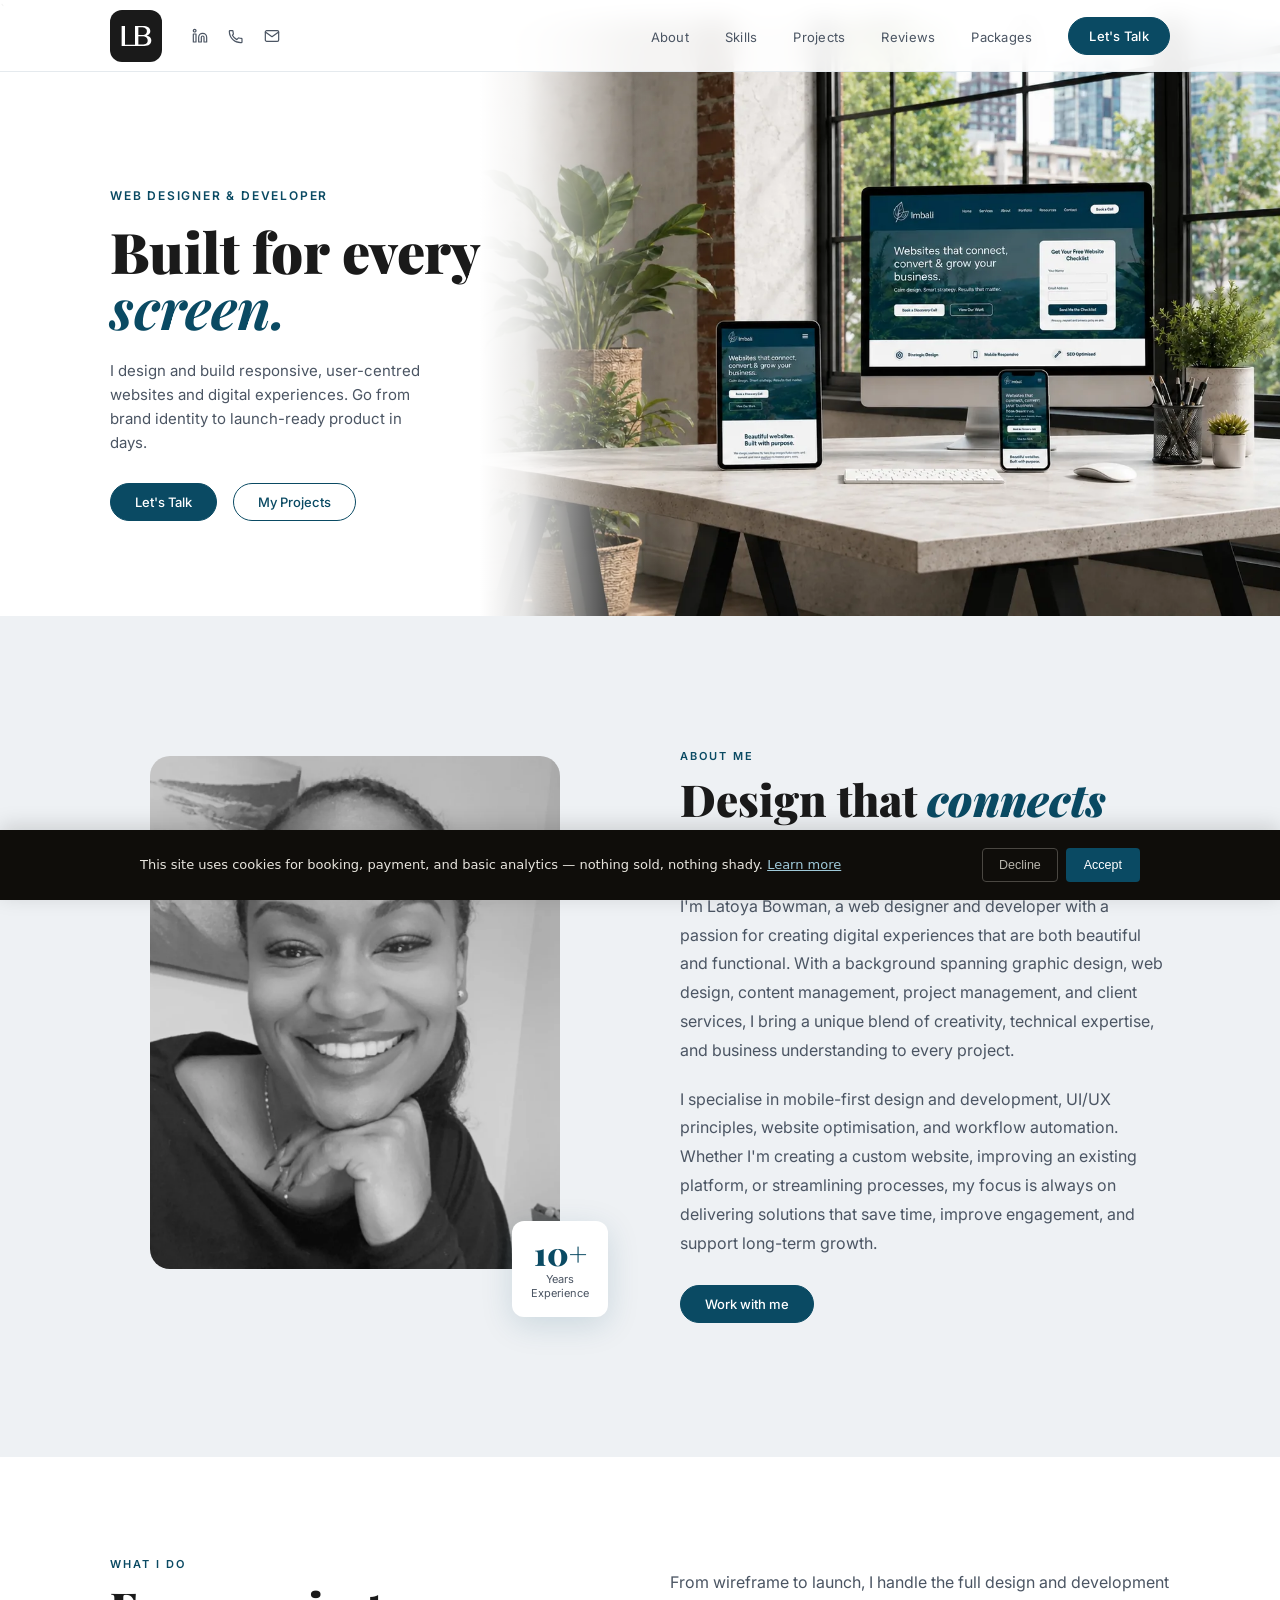
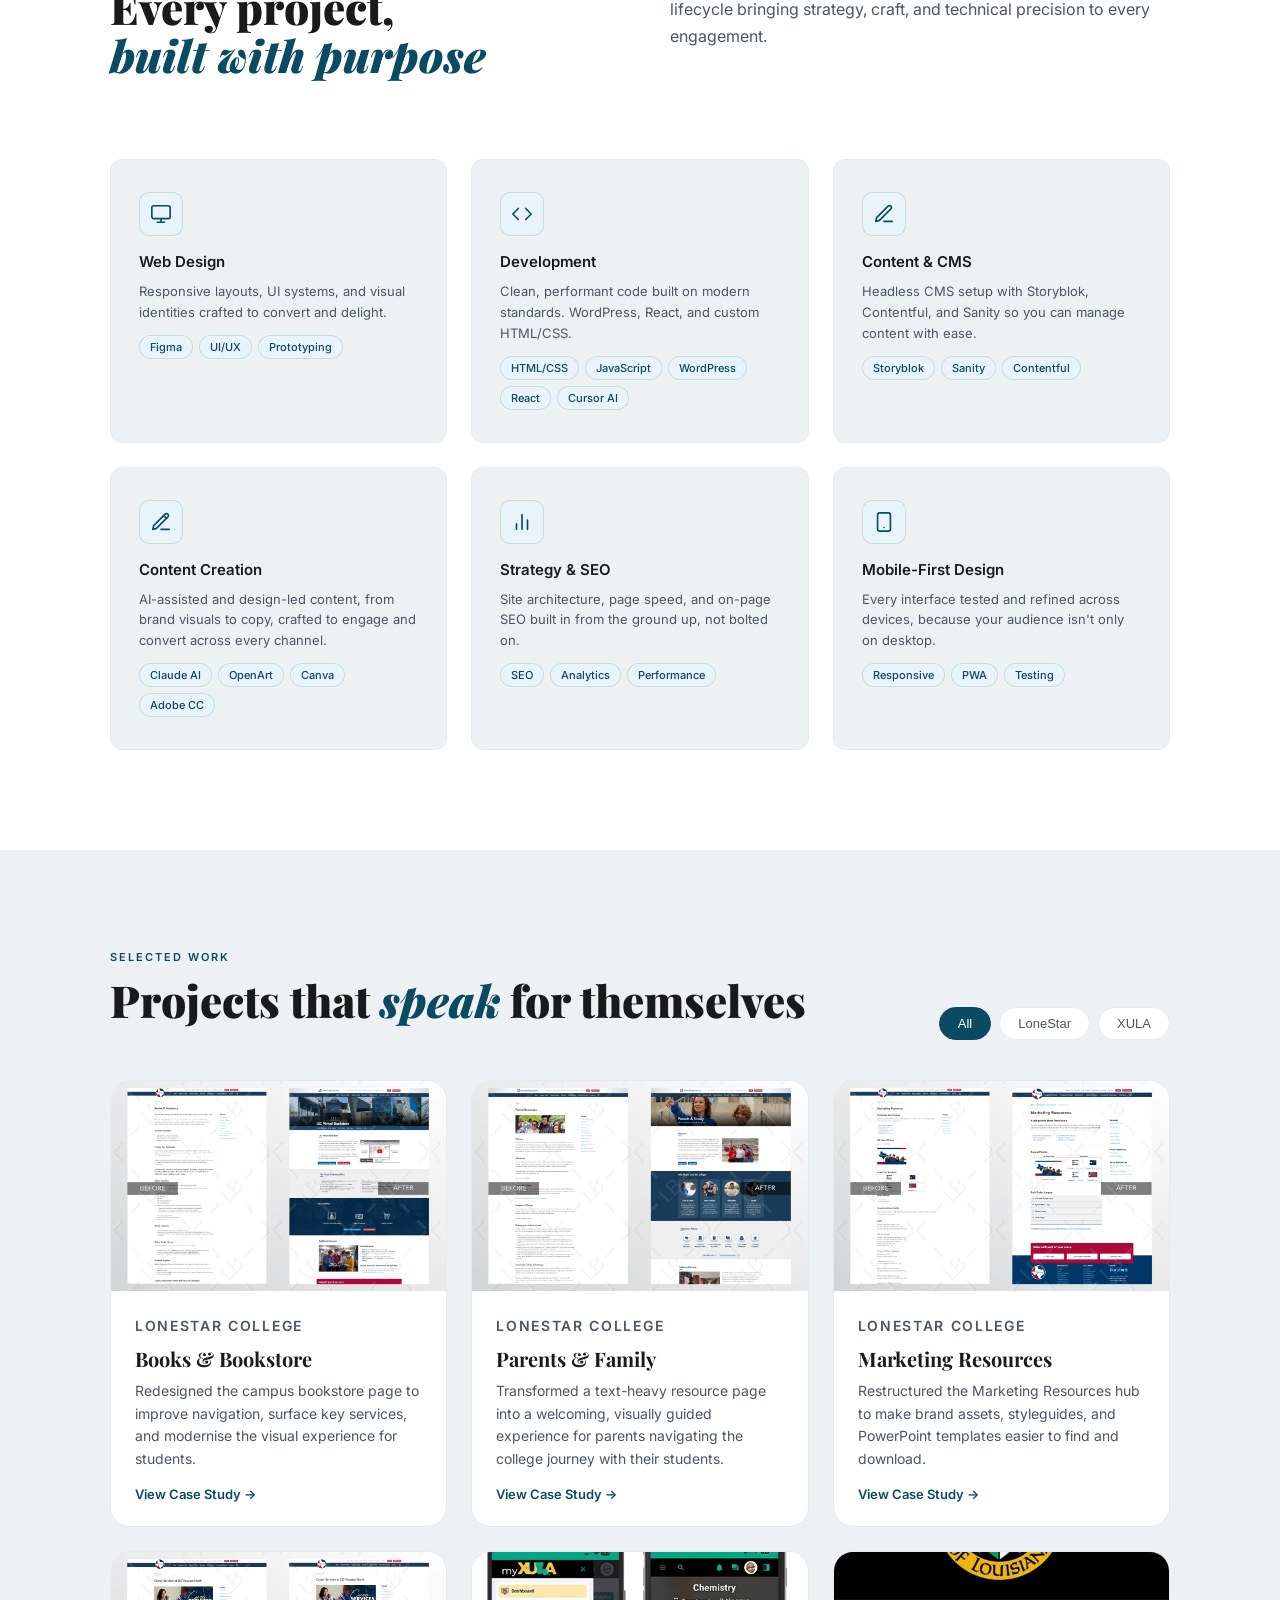
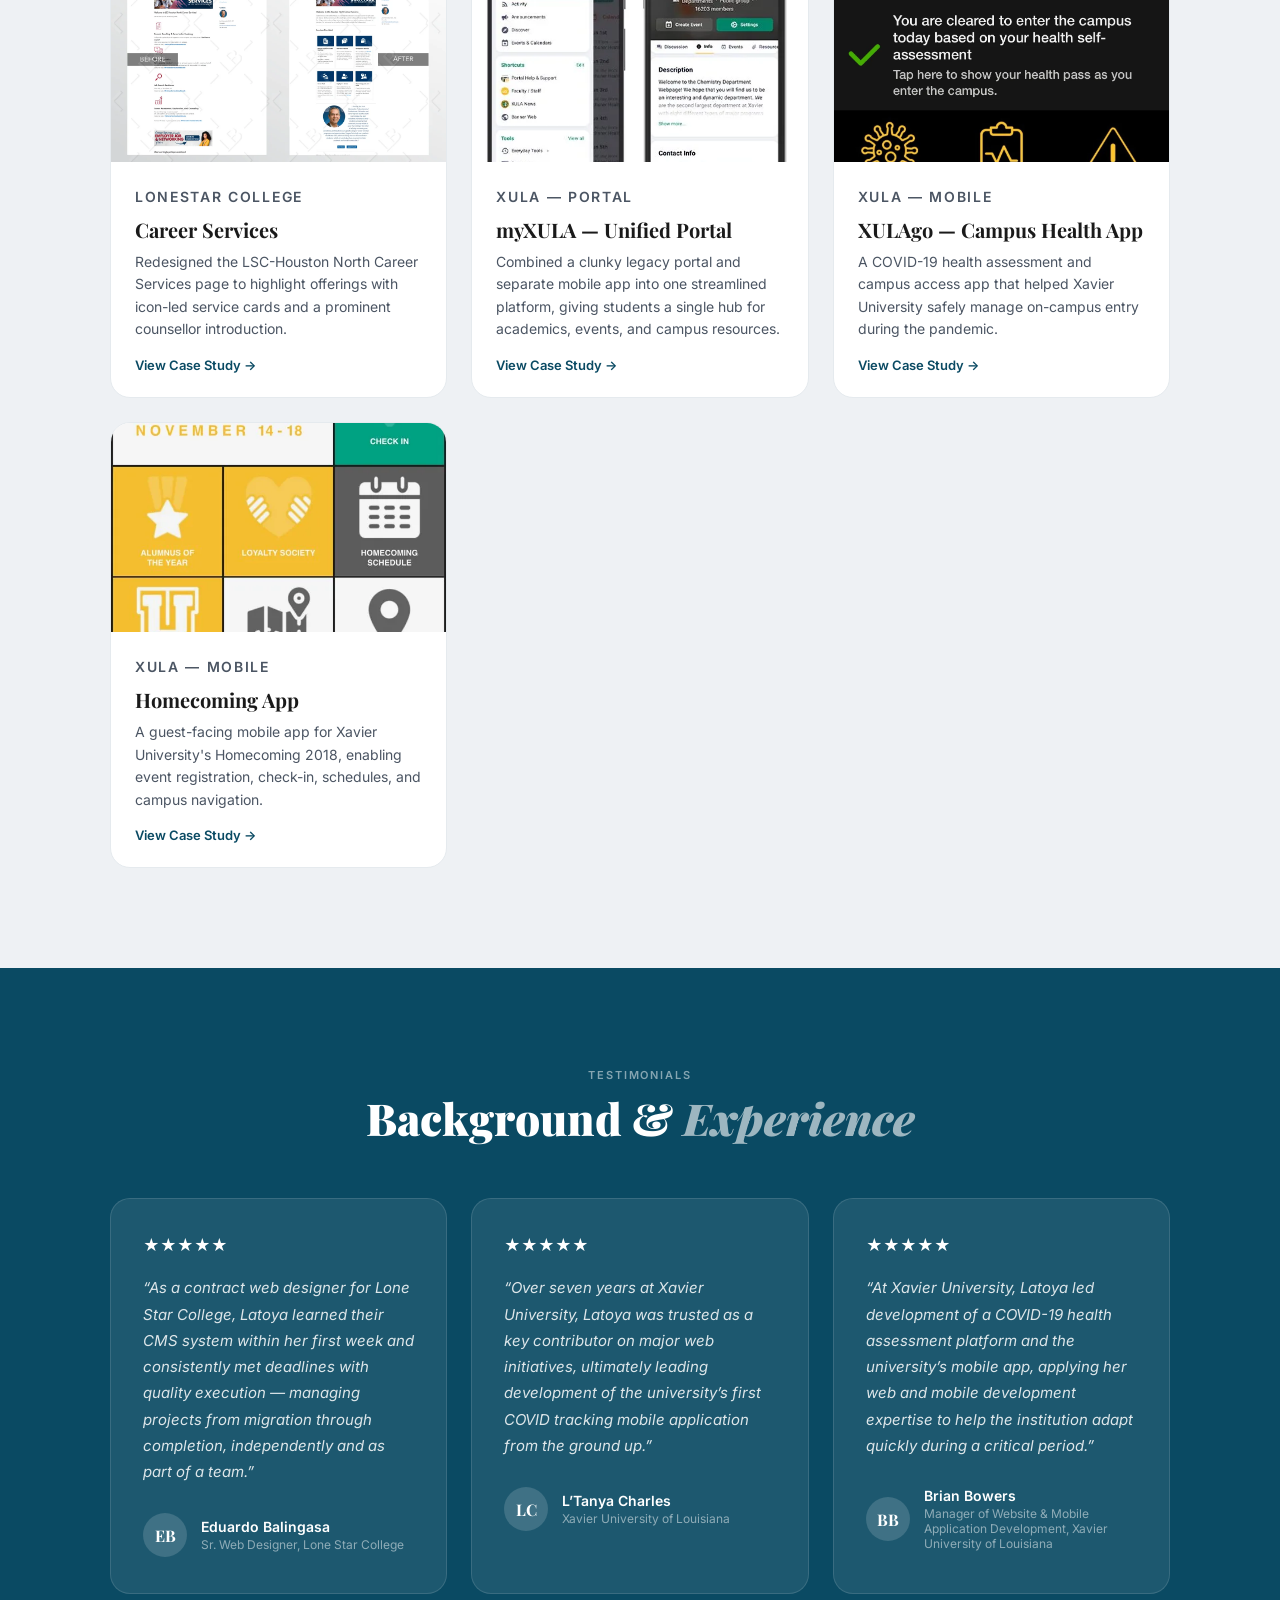
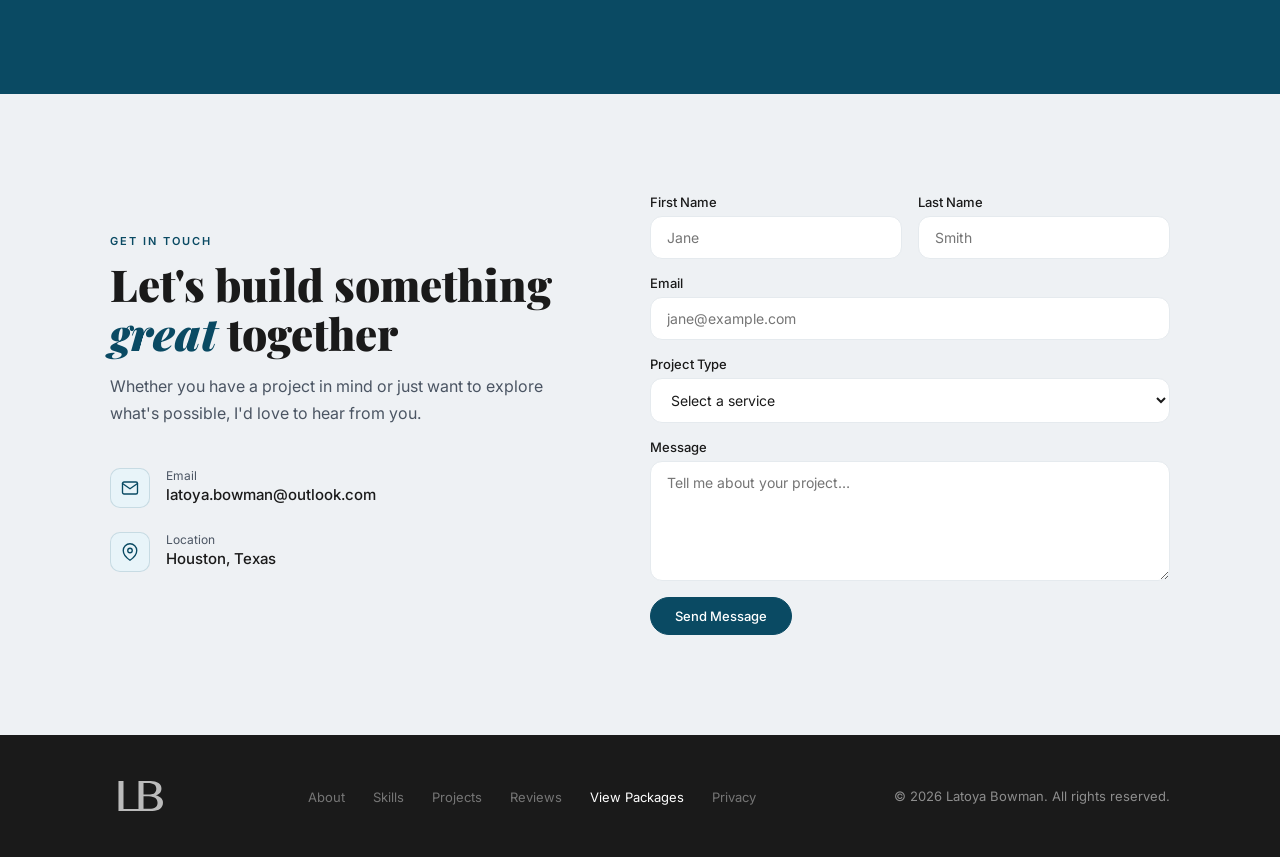
<file: index.html>
`<!DOCTYPE html>
<html lang="en">
<head>
  <!-- Google tag (gtag.js) -->
  <script async src="https://www.googletagmanager.com/gtag/js?id=G-7EJBCDXMCZ"></script>
  <script>
    window.dataLayer = window.dataLayer || [];
    function gtag(){dataLayer.push(arguments);}
    gtag('js', new Date());
    gtag('config', 'G-7EJBCDXMCZ');
  </script>
  <meta charset="UTF-8" />
  <meta name="viewport" content="width=device-width, initial-scale=1.0" />
  <title>Latoya Bowman — Web Designer & Developer</title>
  <link rel="preload" as="image" href="images/responsive-bg.webp" type="image/webp" fetchpriority="high" />
  <link rel="preconnect" href="https://fonts.googleapis.com" />
  <link rel="preconnect" href="https://fonts.gstatic.com" crossorigin />
  <link rel="preload" as="style" href="https://fonts.googleapis.com/css2?family=Playfair+Display:ital,wght@0,700;0,900;1,400;1,700&family=Inter:wght@300;400;500;600&display=swap" onload="this.onload=null;this.rel='stylesheet'" />
  <noscript><link href="https://fonts.googleapis.com/css2?family=Playfair+Display:ital,wght@0,700;0,900;1,400;1,700&family=Inter:wght@300;400;500;600&display=swap" rel="stylesheet" /></noscript>
  <link rel="stylesheet" href="css/style.css" />
</head>
<body>

  <!-- NAV -->
  <nav id="navbar">
    <div class="nav-left">
    <a href="#hero" class="nav-logo">
      <div class="logo-badge">
        <svg xmlns="http://www.w3.org/2000/svg" viewBox="0 0 80 56.75">
          <defs><style>.cls-1{fill:none;}</style></defs>
          <g><g id="Layer_1"><g id="Layer_1-2"><g>
            <path class="cls-1" d="M60.23,13.22c-.93-.81-2.14-1.44-3.64-1.91s-3.34-.7-5.52-.7h-7.16v16.82h7.37c1.98,0,3.69-.19,5.16-.56,1.46-.38,2.66-.91,3.61-1.59.95-.68,1.65-1.5,2.11-2.46.46-.96.69-2.01.69-3.15,0-1.29-.2-2.48-.61-3.58s-1.07-2.05-2-2.86h0Z"/>
            <path fill="white" d="M70.91,33.96c-.45-1.13-1.09-2.12-1.91-2.97s-1.82-1.54-2.98-2.09-2.47-.94-3.92-1.16v-.12c1.45-.69,2.65-1.37,3.59-2.03s1.71-1.37,2.28-2.11c.57-.74.97-1.56,1.19-2.43.23-.88.34-1.88.34-3,0-1.47-.36-2.81-1.07-4.04-.71-1.22-1.72-2.27-3.01-3.15s-2.85-1.56-4.65-2.03-3.79-.72-5.95-.72h-16.33v37.93h-20.24V8.1h-6.82v40.55h45.99c2.16,0,4.11-.28,5.86-.86,1.75-.57,3.23-1.35,4.47-2.34s2.18-2.15,2.85-3.49c.66-1.33.99-2.77.99-4.3,0-1.34-.23-2.58-.67-3.72h0ZM45.31,10.79h5.63c2.04,0,3.79.18,5.25.55s2.66.9,3.61,1.59c.95.69,1.65,1.52,2.09,2.49s.67,2.04.67,3.23c0,1.1-.19,2.12-.56,3.07s-.93,1.76-1.67,2.45c-.73.68-1.63,1.22-2.69,1.61-1.06.39-2.27.58-3.64.58h-8.69v-15.58h0ZM63.55,41.07c-.46.96-1.16,1.78-2.11,2.46-.95.68-2.15,1.21-3.61,1.59-1.46.38-3.18.56-5.16.56h-7.37v-16.82h7.16c2.18,0,4.02.23,5.52.7s2.71,1.11,3.64,1.91,1.6,1.76,2,2.86.61,2.3.61,3.58c0,1.14-.23,2.19-.69,3.15h0Z"/>
          </g></g></g></g>
        </svg>
      </div>
    </a>
    <div class="nav-social">
      <a href="https://linkedin.com/in/latoyabowman" target="_blank" title="LinkedIn" class="nav-icon">
        <svg viewBox="0 0 24 24" fill="none" stroke="currentColor" stroke-width="1.8" stroke-linecap="round" stroke-linejoin="round"><path d="M16 8a6 6 0 016 6v7h-4v-7a2 2 0 00-2-2 2 2 0 00-2 2v7h-4v-7a6 6 0 016-6z"/><rect x="2" y="9" width="4" height="12"/><circle cx="4" cy="4" r="2"/></svg>
      </a>
      <a href="tel:+18325602525" aria-label="Phone" class="nav-icon">
        <svg viewBox="0 0 24 24" fill="none" stroke="currentColor" stroke-width="1.8" stroke-linecap="round" stroke-linejoin="round"><path d="M6.6 10.8a15.2 15.2 0 006.6 6.6l2.2-2.2a1 1 0 011-.25 11.4 11.4 0 003.58.57 1 1 0 011 1V21a1 1 0 01-1 1A17 17 0 012 5a1 1 0 011-1h3.5a1 1 0 011 1 11.4 11.4 0 00.57 3.57 1 1 0 01-.25 1z"/></svg>
      </a>      <a href="mailto:latoya.bowman@outlook.com" title="Email" class="nav-icon">
        <svg viewBox="0 0 24 24" fill="none" stroke="currentColor" stroke-width="1.8" stroke-linecap="round" stroke-linejoin="round"><path d="M4 4h16c1.1 0 2 .9 2 2v12c0 1.1-.9 2-2 2H4c-1.1 0-2-.9-2-2V6c0-1.1.9-2 2-2z"/><polyline points="22,6 12,13 2,6"/></svg>
      </a>
    </div>
    </div>
    <ul class="nav-links" id="navLinks">
      <li><a href="#about" onclick="closeMenu()">About</a></li>
      <li><a href="#skills" onclick="closeMenu()">Skills</a></li>
      <li><a href="#projects" onclick="closeMenu()">Projects</a></li>
      <li><a href="#reviews" onclick="closeMenu()">Reviews</a></li>
      <li><a href="packages.html" onclick="closeMenu()">Packages</a></li>
      <li><a href="#contact" class="nav-cta" onclick="closeMenu()">Let's Talk</a></li>
    </ul>
    <button class="hamburger" id="hamburger" aria-label="Menu" onclick="toggleMenu()">
      <span></span><span></span><span></span>
    </button>
  </nav>

  <!-- HERO -->
  <section id="hero">
    <div class="hero-left">
      <p class="hero-eyebrow">Web Designer & Developer</p>
      <h1 class="hero-headline" id="heroHeadline"><span class="word">Built&nbsp;</span><span class="word">for&nbsp;</span><span class="word">every&nbsp;</span><span class="word"><em>screen.</em></span></h1>
      <p class="hero-sub">I design and build responsive, user-centred websites and digital experiences. Go from brand identity to launch-ready product in days.</p>
      <div class="hero-buttons">
        <a href="#contact" class="btn-primary">Let's Talk</a>
        <a href="#projects" class="btn-outline">My Projects</a>
      </div>
    </div>
    <div class="hero-right">
      <picture>
        <source srcset="images/responsive-bg.webp" type="image/webp" />
        <img src="images/responsive-bg.png" alt="Multi-device responsive design" width="1672" height="941" fetchpriority="high" decoding="async" />
      </picture>
    </div>
  </section>

  <!-- ABOUT -->
  <section id="about" class="section-band">
    <div class="container">
      <div class="about-grid">
        <div class="about-image-wrap">
          <div class="about-image-frame reveal">
            <img src="images/headshot.jpg" loading="lazy" alt="Latoya Bowman" />
            <div class="about-badge">
              <div class="about-badge-num">10+</div>
              <div class="about-badge-label">Years<br>Experience</div>
            </div>
          </div>
        </div>
        <div class="about-content reveal">
          <p class="section-label">About Me</p>
          <h2 class="section-title">Design that <em>connects</em> people to brands</h2>
          <p class="about-text">I'm Latoya Bowman, a web designer and developer with a passion for creating digital experiences that are both beautiful and functional. With a background spanning graphic design, web design, content management, project management, and client services, I bring a unique blend of creativity, technical expertise, and business understanding to every project.</p>
          <p class="about-text">I specialise in mobile-first design and development, UI/UX principles, website optimisation, and workflow automation. Whether I'm creating a custom website, improving an existing platform, or streamlining processes, my focus is always on delivering solutions that save time, improve engagement, and support long-term growth.</p>
          <a href="#contact" class="btn-primary" style="margin-top:8px;">Work with me</a>
        </div>
      </div>
    </div>
  </section>

  <!-- SKILLS -->
  <section id="skills">
    <div class="container">
      <div class="skills-intro">
        <div class="reveal">
          <p class="section-label">What I Do</p>
          <h2 class="section-title">Every project,<br><em>built with purpose</em></h2>
        </div>
        <div class="reveal">
          <p class="section-sub" style="margin-top:12px;">From wireframe to launch, I handle the full design and development lifecycle bringing strategy, craft, and technical precision to every engagement.</p>
        </div>
      </div>
      <div class="skills-grid">
        <div class="skill-card reveal">
          <div class="skill-icon">
            <svg viewBox="0 0 24 24"><rect x="2" y="3" width="20" height="14" rx="2"/><path d="M8 21h8M12 17v4"/></svg>
          </div>
          <h3>Web Design</h3>
          <p style="font-size:13px;color:var(--text-muted);line-height:1.6;">Responsive layouts, UI systems, and visual identities crafted to convert and delight.</p>
          <div class="skill-tags">
            <span class="skill-tag">Figma</span>
            <span class="skill-tag">UI/UX</span>
            <span class="skill-tag">Prototyping</span>
          </div>
        </div>
        <div class="skill-card reveal">
          <div class="skill-icon">
            <svg viewBox="0 0 24 24"><polyline points="16 18 22 12 16 6"/><polyline points="8 6 2 12 8 18"/></svg>
          </div>
          <h3>Development</h3>
          <p style="font-size:13px;color:var(--text-muted);line-height:1.6;">Clean, performant code built on modern standards. WordPress, React, and custom HTML/CSS.</p>
          <div class="skill-tags">
            <span class="skill-tag">HTML/CSS</span>
            <span class="skill-tag">JavaScript</span>
            <span class="skill-tag">WordPress</span>
            <span class="skill-tag">React</span>
            <span class="skill-tag">Cursor AI</span>
          </div>
        </div>
        <div class="skill-card reveal">
          <div class="skill-icon">
            <svg viewBox="0 0 24 24"><path d="M12 20h9"/><path d="M16.5 3.5a2.121 2.121 0 013 3L7 19l-4 1 1-4L16.5 3.5z"/></svg>
          </div>
          <h3>Content & CMS</h3>
          <p style="font-size:13px;color:var(--text-muted);line-height:1.6;">Headless CMS setup with Storyblok, Contentful, and Sanity so you can manage content with ease.</p>
          <div class="skill-tags">
            <span class="skill-tag">Storyblok</span>
            <span class="skill-tag">Sanity</span>
            <span class="skill-tag">Contentful</span>
          </div>
        </div>
        <div class="skill-card reveal">
          <div class="skill-icon">
            <svg viewBox="0 0 24 24"><path d="M12 20h9"/><path d="M16.5 3.5a2.121 2.121 0 013 3L7 19l-4 1 1-4L16.5 3.5z"/><path d="M15 5l3 3"/></svg>
          </div>
          <h3>Content Creation</h3>
          <p style="font-size:13px;color:var(--text-muted);line-height:1.6;">AI-assisted and design-led content, from brand visuals to copy, crafted to engage and convert across every channel.</p>
          <div class="skill-tags">
            <span class="skill-tag">Claude AI</span>
            <span class="skill-tag">OpenArt</span>
            <span class="skill-tag">Canva</span>
            <span class="skill-tag">Adobe CC</span>
          </div>
        </div>
        <div class="skill-card reveal">
          <div class="skill-icon">
            <svg viewBox="0 0 24 24"><path d="M18 20V10M12 20V4M6 20v-6"/></svg>
          </div>
          <h3>Strategy & SEO</h3>
          <p style="font-size:13px;color:var(--text-muted);line-height:1.6;">Site architecture, page speed, and on-page SEO built in from the ground up, not bolted on.</p>
          <div class="skill-tags">
            <span class="skill-tag">SEO</span>
            <span class="skill-tag">Analytics</span>
            <span class="skill-tag">Performance</span>
          </div>
        </div>
        <div class="skill-card reveal">
          <div class="skill-icon">
            <svg viewBox="0 0 24 24"><rect x="5" y="2" width="14" height="20" rx="2" ry="2"/><line x1="12" y1="18" x2="12.01" y2="18"/></svg>
          </div>
          <h3>Mobile-First Design</h3>
          <p style="font-size:13px;color:var(--text-muted);line-height:1.6;">Every interface tested and refined across devices, because your audience isn't only on desktop.</p>
          <div class="skill-tags">
            <span class="skill-tag">Responsive</span>
            <span class="skill-tag">PWA</span>
            <span class="skill-tag">Testing</span>
          </div>
        </div>
      </div>
    </div>
  </section>

  <!-- PROJECTS -->
  <section id="projects">
    <div class="container">
      <div class="projects-header">
        <div class="reveal">
          <p class="section-label">Selected Work</p>
          <h2 class="section-title">Projects that <em>speak</em> for themselves</h2>
        </div>
        <div class="filter-tabs reveal" id="filterTabs">
          <button class="filter-tab active" data-filter="all">All</button>
          <button class="filter-tab" data-filter="lonestar">LoneStar</button>
          <button class="filter-tab" data-filter="xula">XULA</button>
        </div>
      </div>

      <div class="projects-grid" id="projectsGrid">














        <div class="project-card" data-category="lonestar" onclick="openModal('ls1')">
          <img loading="lazy" class="project-thumb" src="images/Bookstore-LB.webp" alt="Lone Star College Bookstore redesign" />
          <div class="project-info">
            <p class="project-category">LoneStar College</p>
            <h3>Books &amp; Bookstore</h3>
            <p>Redesigned the campus bookstore page to improve navigation, surface key services, and modernise the visual experience for students.</p>
            <span class="project-arrow">View Case Study &#x2192;</span>
          </div>
        </div>

        <div class="project-card" data-category="lonestar" onclick="openModal('ls2')">
          <img loading="lazy" class="project-thumb" src="images/Parents-LB.webp" alt="Lone Star College Parents and Family redesign" />
          <div class="project-info">
            <p class="project-category">LoneStar College</p>
            <h3>Parents &amp; Family</h3>
            <p>Transformed a text-heavy resource page into a welcoming, visually guided experience for parents navigating the college journey with their students.</p>
            <span class="project-arrow">View Case Study &#x2192;</span>
          </div>
        </div>

        <div class="project-card" data-category="lonestar" onclick="openModal('ls3')">
          <img loading="lazy" class="project-thumb" src="images/Marketing-LB.webp" alt="Lone Star College Marketing Resources redesign" />
          <div class="project-info">
            <p class="project-category">LoneStar College</p>
            <h3>Marketing Resources</h3>
            <p>Restructured the Marketing Resources hub to make brand assets, styleguides, and PowerPoint templates easier to find and download.</p>
            <span class="project-arrow">View Case Study &#x2192;</span>
          </div>
        </div>

        <div class="project-card" data-category="lonestar" onclick="openModal('ls4')">
          <img loading="lazy" class="project-thumb" src="images/Career-Services-LB.webp" alt="Lone Star College Career Services redesign" />
          <div class="project-info">
            <p class="project-category">LoneStar College</p>
            <h3>Career Services</h3>
            <p>Redesigned the LSC-Houston North Career Services page to highlight offerings with icon-led service cards and a prominent counsellor introduction.</p>
            <span class="project-arrow">View Case Study &#x2192;</span>
          </div>
        </div>

        <div class="project-card" data-category="xula" onclick="openModal('xu3')">
          <img loading="lazy" class="project-thumb" src="images/xula-myxula.png" alt="myXULA Portal App" />
          <div class="project-info">
            <p class="project-category">XULA — Portal</p>
            <h3>myXULA — Unified Portal</h3>
            <p>Combined a clunky legacy portal and separate mobile app into one streamlined platform, giving students a single hub for academics, events, and campus resources.</p>
            <span class="project-arrow">View Case Study &#x2192;</span>
          </div>
        </div>

        <div class="project-card" data-category="xula" onclick="openModal('xu2')">
          <img loading="lazy" class="project-thumb" src="images/xula-covid.png" alt="XULA COVID Health Assessment App" />
          <div class="project-info">
            <p class="project-category">XULA — Mobile</p>
            <h3>XULAgo — Campus Health App</h3>
            <p>A COVID-19 health assessment and campus access app that helped Xavier University safely manage on-campus entry during the pandemic.</p>
            <span class="project-arrow">View Case Study &#x2192;</span>
          </div>
        </div>

        <div class="project-card" data-category="xula" onclick="openModal('xu1')">
          <img loading="lazy" class="project-thumb" src="images/xula-homecoming.png" alt="XULA Homecoming App" />
          <div class="project-info">
            <p class="project-category">XULA — Mobile</p>
            <h3>Homecoming App</h3>
            <p>A guest-facing mobile app for Xavier University's Homecoming 2018, enabling event registration, check-in, schedules, and campus navigation.</p>
            <span class="project-arrow">View Case Study &#x2192;</span>
          </div>
        </div>

      </div>
    </div>
  </section>

  <!-- REVIEWS -->
  <section id="reviews">
    <div class="container">
      <div style="text-align:center;" class="reveal">
        <p class="section-label">Testimonials</p>
        <h2 class="section-title">Background & <em>Experience</em></h2>
      </div>
      <div class="reviews-grid">
        <div class="review-card reveal">
          <div class="review-stars">★★★★★</div>
          <p class="review-text">&ldquo;As a contract web designer for Lone Star College, Latoya learned their CMS system within her first week and consistently met deadlines with quality execution — managing projects from migration through completion, independently and as part of a team.&rdquo;</p>
          <div class="review-author">
            <div class="review-avatar">EB</div>
            <div>
              <div class="review-name">Eduardo Balingasa</div>
              <div class="review-role">Sr. Web Designer, Lone Star College</div>
            </div>
          </div>
        </div>
        <div class="review-card reveal">
          <div class="review-stars">★★★★★</div>
          <p class="review-text">&ldquo;Over seven years at Xavier University, Latoya was trusted as a key contributor on major web initiatives, ultimately leading development of the university&rsquo;s first COVID tracking mobile application from the ground up.&rdquo;</p>
          <div class="review-author">
            <div class="review-avatar">LC</div>
            <div>
              <div class="review-name">L&rsquo;Tanya Charles</div>
              <div class="review-role">Xavier University of Louisiana</div>
            </div>
          </div>
        </div>
        <div class="review-card reveal">
          <div class="review-stars">★★★★★</div>
          <p class="review-text">&ldquo;At Xavier University, Latoya led development of a COVID-19 health assessment platform and the university&rsquo;s mobile app, applying her web and mobile development expertise to help the institution adapt quickly during a critical period.&rdquo;</p>
          <div class="review-author">
            <div class="review-avatar">BB</div>
            <div>
              <div class="review-name">Brian Bowers</div>
              <div class="review-role">Manager of Website & Mobile Application Development, Xavier University of Louisiana</div>
            </div>
          </div>
        </div>
      </div>
    </div>
  </section>

  <!-- CONTACT -->
  <section id="contact">
    <div class="container">
      <div class="contact-grid">
        <div class="reveal">
          <p class="section-label">Get In Touch</p>
          <h2 class="section-title">Let's build something <em>great</em> together</h2>
          <p class="section-sub">Whether you have a project in mind or just want to explore what's possible, I'd love to hear from you.</p>

          <div style="margin-top:40px;">
            <div class="contact-item">
              <div class="contact-icon">
                <svg viewBox="0 0 24 24"><path d="M4 4h16c1.1 0 2 .9 2 2v12c0 1.1-.9 2-2 2H4c-1.1 0-2-.9-2-2V6c0-1.1.9-2 2-2z"/><polyline points="22,6 12,13 2,6"/></svg>
              </div>
              <div>
                <div class="contact-item-label">Email</div>
                <div class="contact-item-value">latoya.bowman@outlook.com</div>
              </div>
            </div>
            <div class="contact-item">
              <div class="contact-icon">
                <svg viewBox="0 0 24 24"><path d="M21 10c0 7-9 13-9 13s-9-6-9-13a9 9 0 0118 0z"/><circle cx="12" cy="10" r="3"/></svg>
              </div>
              <div>
                <div class="contact-item-label">Location</div>
                <div class="contact-item-value">Houston, Texas</div>
              </div>
            </div>
          </div>
        </div>
        <div class="reveal">
          <form class="contact-form" action="https://formspree.io/f/xvznlnke" method="POST">
            <div class="form-row">
              <div class="form-group">
                <label>First Name</label>
                <input type="text" name="first_name" placeholder="Jane" />
              </div>
              <div class="form-group">
                <label>Last Name</label>
                <input type="text" name="last_name" placeholder="Smith" />
              </div>
            </div>
            <div class="form-group">
              <label>Email</label>
              <input type="email" name="email" placeholder="jane@example.com" />
            </div>
            <div class="form-group">
              <label>Project Type</label>
              <select name="project_type">
                <option value="">Select a service</option>
                <option value="Web Design">Web Design</option>
                <option value="Web Development">Web Development</option>
                <option value="eCommerce">eCommerce</option>
                <option value="Branding">Branding</option>
                <option value="Mobile App">Mobile App</option>
                <option value="Other">Other</option>
              </select>
            </div>
            <div class="form-group">
              <label>Message</label>
              <textarea name="message" placeholder="Tell me about your project…"></textarea>
            </div>
            <button type="submit" class="btn-primary" style="border:1.5px solid var(--teal);cursor:pointer;font-size:13px;width:auto;align-self:flex-start;">Send Message</button>
          </form>
        </div>
      </div>
    </div>
  </section>

  <!-- FOOTER -->
  <footer>
    <div class="container">
      <div class="footer-inner">
        <a href="#hero" class="footer-logo">
          <svg xmlns="http://www.w3.org/2000/svg" viewBox="0 0 80 56.75" height="28">
            <defs><style>.cls-1{fill:none;}</style></defs>
            <g><g id="Layer_1"><g id="Layer_1-2"><g>
              <path class="cls-1" d="M60.23,13.22c-.93-.81-2.14-1.44-3.64-1.91s-3.34-.7-5.52-.7h-7.16v16.82h7.37c1.98,0,3.69-.19,5.16-.56,1.46-.38,2.66-.91,3.61-1.59.95-.68,1.65-1.5,2.11-2.46.46-.96.69-2.01.69-3.15,0-1.29-.2-2.48-.61-3.58s-1.07-2.05-2-2.86h0Z"/>
              <path fill="rgba(255,255,255,0.6)" d="M70.91,33.96c-.45-1.13-1.09-2.12-1.91-2.97s-1.82-1.54-2.98-2.09-2.47-.94-3.92-1.16v-.12c1.45-.69,2.65-1.37,3.59-2.03s1.71-1.37,2.28-2.11c.57-.74.97-1.56,1.19-2.43.23-.88.34-1.88.34-3,0-1.47-.36-2.81-1.07-4.04-.71-1.22-1.72-2.27-3.01-3.15s-2.85-1.56-4.65-2.03-3.79-.72-5.95-.72h-16.33v37.93h-20.24V8.1h-6.82v40.55h45.99c2.16,0,4.11-.28,5.86-.86,1.75-.57,3.23-1.35,4.47-2.34s2.18-2.15,2.85-3.49c.66-1.33.99-2.77.99-4.3,0-1.34-.23-2.58-.67-3.72h0ZM45.31,10.79h5.63c2.04,0,3.79.18,5.25.55s2.66.9,3.61,1.59c.95.69,1.65,1.52,2.09,2.49s.67,2.04.67,3.23c0,1.1-.19,2.12-.56,3.07s-.93,1.76-1.67,2.45c-.73.68-1.63,1.22-2.69,1.61-1.06.39-2.27.58-3.64.58h-8.69v-15.58h0ZM63.55,41.07c-.46.96-1.16,1.78-2.11,2.46-.95.68-2.15,1.21-3.61,1.59-1.46.38-3.18.56-5.16.56h-7.37v-16.82h7.16c2.18,0,4.02.23,5.52.7s2.71,1.11,3.64,1.91,1.6,1.76,2,2.86.61,2.3.61,3.58c0,1.14-.23,2.19-.69,3.15h0Z"/>
            </g></g></g></g>
          </svg>
        </a>
        <ul class="footer-links">
          <li><a href="#about">About</a></li>
          <li><a href="#skills">Skills</a></li>
          <li><a href="#projects">Projects</a></li>
          <li><a href="#reviews">Reviews</a></li>
          <li><a href="packages.html" class="footer-link-highlight">View Packages</a></li>
          <li><a href="privacy.html">Privacy</a></li>
        </ul>
        <p class="footer-copy">© 2026 Latoya Bowman. All rights reserved.</p>
      </div>
    </div>
  </footer>

  <!-- CASE STUDY MODAL -->
  <div class="modal-overlay" id="modalOverlay" onclick="handleOverlayClick(event)">
    <div class="modal" id="modal">
      <div class="modal-content" style="position:relative;">
        <button class="modal-close" onclick="closeModal()">✕</button>
        <p class="modal-eyebrow" id="modalCategory"></p>
        <h2 class="modal-title" id="modalTitle"></h2>
        <div class="modal-body" id="modalBody"></div>
        <div class="modal-meta" id="modalTags"></div>
      </div>
      <div class="modal-images" id="modalImages"></div>
    </div>
  </div>

  <script src="js/script.js"></script>
  <div id="imbali-cookie-banner-mount"></div>
  <script src="/js/cookie-banner.js"></script>
</body>
</html>
</file>
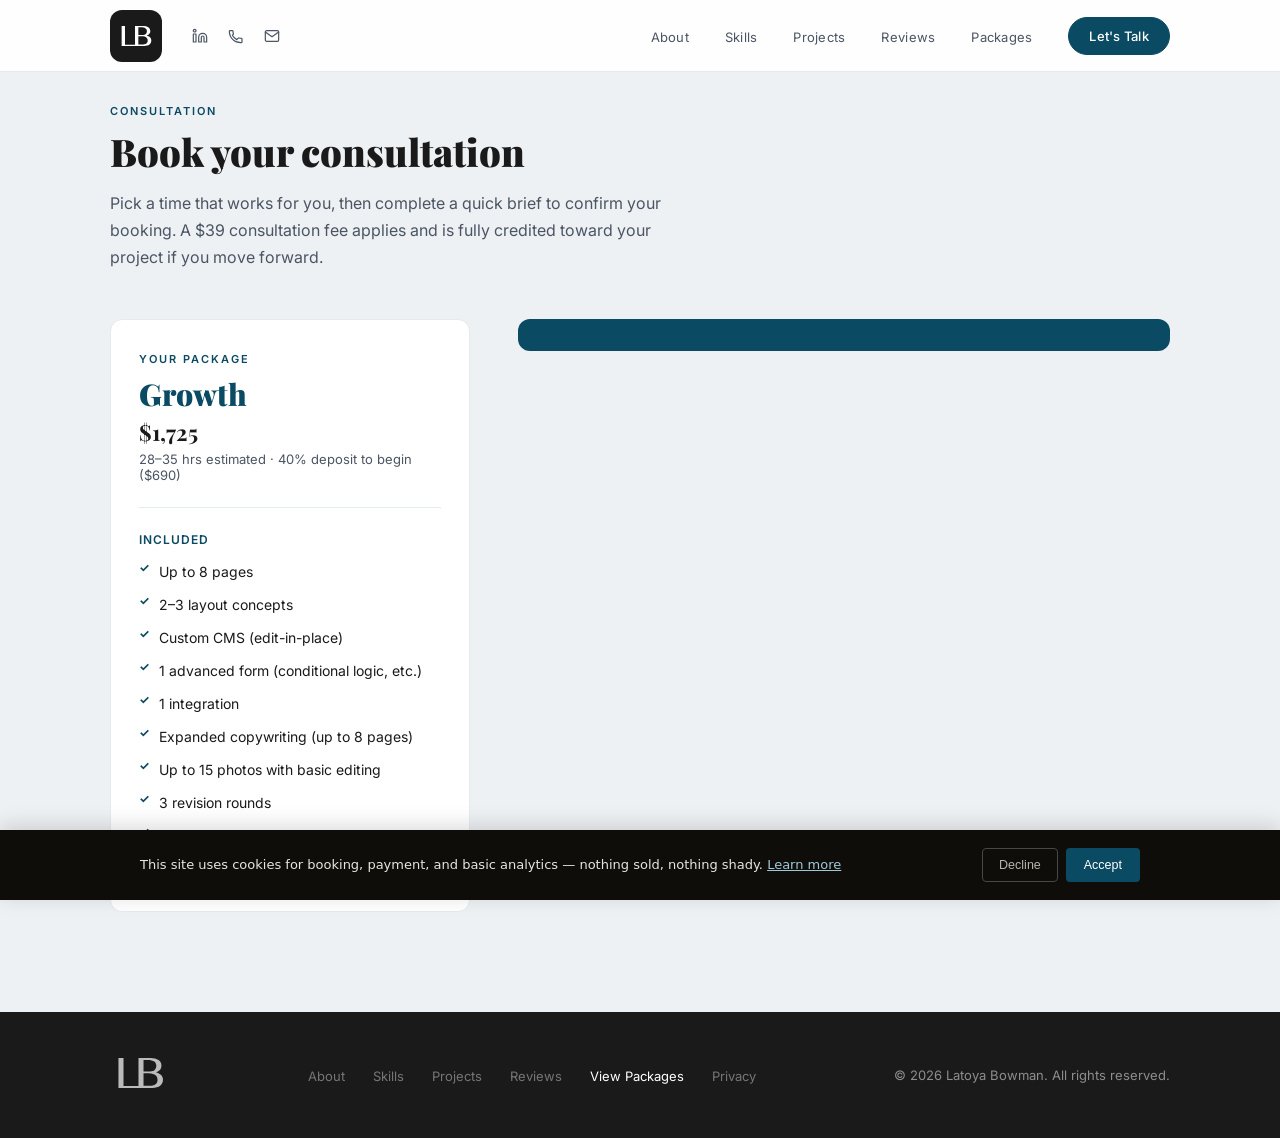
<file: consultation-booking.html>
<!DOCTYPE html>
<html lang="en">
<head>
  <!-- Google tag (gtag.js) -->
  <script async src="https://www.googletagmanager.com/gtag/js?id=G-7EJBCDXMCZ"></script>
  <script>
    window.dataLayer = window.dataLayer || [];
    function gtag(){dataLayer.push(arguments);}
    gtag('js', new Date());
    gtag('config', 'G-7EJBCDXMCZ');
  </script>
  <meta charset="UTF-8" />
  <meta name="viewport" content="width=device-width, initial-scale=1.0" />
  <title>Book a Consultation — Latoya Bowman</title>
  <link rel="preconnect" href="https://fonts.googleapis.com" />
  <link rel="preconnect" href="https://fonts.gstatic.com" crossorigin />
  <link href="https://fonts.googleapis.com/css2?family=Playfair+Display:ital,wght@0,700;0,900;1,400;1,700&family=Inter:wght@300;400;500;600&display=swap" rel="stylesheet" />
  <link rel="stylesheet" href="css/style.css" />
</head>
<body>

  <!-- NAV -->
  <nav id="navbar">
    <div class="nav-left">
    <a href="index.html#hero" class="nav-logo">
      <div class="logo-badge">
        <svg xmlns="http://www.w3.org/2000/svg" viewBox="0 0 80 56.75">
          <defs><style>.cls-1{fill:none;}</style></defs>
          <g><g id="Layer_1"><g id="Layer_1-2"><g>
            <path class="cls-1" d="M60.23,13.22c-.93-.81-2.14-1.44-3.64-1.91s-3.34-.7-5.52-.7h-7.16v16.82h7.37c1.98,0,3.69-.19,5.16-.56,1.46-.38,2.66-.91,3.61-1.59.95-.68,1.65-1.5,2.11-2.46.46-.96.69-2.01.69-3.15,0-1.29-.2-2.48-.61-3.58s-1.07-2.05-2-2.86h0Z"/>
            <path fill="white" d="M70.91,33.96c-.45-1.13-1.09-2.12-1.91-2.97s-1.82-1.54-2.98-2.09-2.47-.94-3.92-1.16v-.12c1.45-.69,2.65-1.37,3.59-2.03s1.71-1.37,2.28-2.11c.57-.74.97-1.56,1.19-2.43.23-.88.34-1.88.34-3,0-1.47-.36-2.81-1.07-4.04-.71-1.22-1.72-2.27-3.01-3.15s-2.85-1.56-4.65-2.03-3.79-.72-5.95-.72h-16.33v37.93h-20.24V8.1h-6.82v40.55h45.99c2.16,0,4.11-.28,5.86-.86,1.75-.57,3.23-1.35,4.47-2.34s2.18-2.15,2.85-3.49c.66-1.33.99-2.77.99-4.3,0-1.34-.23-2.58-.67-3.72h0ZM45.31,10.79h5.63c2.04,0,3.79.18,5.25.55s2.66.9,3.61,1.59c.95.69,1.65,1.52,2.09,2.49s.67,2.04.67,3.23c0,1.1-.19,2.12-.56,3.07s-.93,1.76-1.67,2.45c-.73.68-1.63,1.22-2.69,1.61-1.06.39-2.27.58-3.64.58h-8.69v-15.58h0ZM63.55,41.07c-.46.96-1.16,1.78-2.11,2.46-.95.68-2.15,1.21-3.61,1.59-1.46.38-3.18.56-5.16.56h-7.37v-16.82h7.16c2.18,0,4.02.23,5.52.7s2.71,1.11,3.64,1.91,1.6,1.76,2,2.86.61,2.3.61,3.58c0,1.14-.23,2.19-.69,3.15h0Z"/>
          </g></g></g></g>
        </svg>
      </div>
    </a>
    <div class="nav-social">
      <a href="https://linkedin.com/in/latoyabowman" target="_blank" title="LinkedIn" class="nav-icon">
        <svg viewBox="0 0 24 24" fill="none" stroke="currentColor" stroke-width="1.8" stroke-linecap="round" stroke-linejoin="round"><path d="M16 8a6 6 0 016 6v7h-4v-7a2 2 0 00-2-2 2 2 0 00-2 2v7h-4v-7a6 6 0 016-6z"/><rect x="2" y="9" width="4" height="12"/><circle cx="4" cy="4" r="2"/></svg>
      </a>
      <a href="tel:+18325602525" aria-label="Phone" class="nav-icon">
        <svg viewBox="0 0 24 24" fill="none" stroke="currentColor" stroke-width="1.8" stroke-linecap="round" stroke-linejoin="round"><path d="M6.6 10.8a15.2 15.2 0 006.6 6.6l2.2-2.2a1 1 0 011-.25 11.4 11.4 0 003.58.57 1 1 0 011 1V21a1 1 0 01-1 1A17 17 0 012 5a1 1 0 011-1h3.5a1 1 0 011 1 11.4 11.4 0 00.57 3.57 1 1 0 01-.25 1z"/></svg>
      </a>      <a href="mailto:latoya.bowman@outlook.com" title="Email" class="nav-icon">
        <svg viewBox="0 0 24 24" fill="none" stroke="currentColor" stroke-width="1.8" stroke-linecap="round" stroke-linejoin="round"><path d="M4 4h16c1.1 0 2 .9 2 2v12c0 1.1-.9 2-2 2H4c-1.1 0-2-.9-2-2V6c0-1.1.9-2 2-2z"/><polyline points="22,6 12,13 2,6"/></svg>
      </a>
    </div>
    </div>
    <ul class="nav-links" id="navLinks">
      <li><a href="index.html#about" onclick="closeMenu()">About</a></li>
      <li><a href="index.html#skills" onclick="closeMenu()">Skills</a></li>
      <li><a href="index.html#projects" onclick="closeMenu()">Projects</a></li>
      <li><a href="index.html#reviews" onclick="closeMenu()">Reviews</a></li>
      <li><a href="packages.html" onclick="closeMenu()">Packages</a></li>
      <li><a href="index.html#contact" class="nav-cta" onclick="closeMenu()">Let's Talk</a></li>
    </ul>
    <button class="hamburger" id="hamburger" aria-label="Menu" onclick="toggleMenu()">
      <span></span><span></span><span></span>
    </button>
  </nav>

  <main class="booking-page subpage-header">
    <div class="container">

      <header class="booking-header">
        <p class="section-label">Consultation</p>
        <h1 class="hero-headline">Book your consultation</h1>
        <p class="section-sub">Pick a time that works for you, then complete a quick brief to confirm your booking. A $39 consultation fee applies and is fully credited toward your project if you move forward.</p>
      </header>

      <div class="booking-grid">

        <!-- Left column: package summary (populated dynamically from URL params, see script at bottom) -->
        <aside class="booking-sidebar">
          <article class="skill-card booking-package-card" aria-label="Selected package summary">
            <p class="section-label" id="package-label">Your package</p>
            <h2 class="booking-tier" id="package-tier">Growth</h2>
            <p class="booking-price" id="package-price">$3,250</p>
            <p class="booking-meta" id="package-meta">28–35 hrs estimated · 40% deposit to begin</p>

            <p class="booking-includes-label">Included</p>
            <ul class="booking-includes-list" id="package-includes">
              <li>Up to 8 pages</li>
              <li>2–3 layout concepts</li>
              <li>Custom CMS (edit-in-place)</li>
              <li>1 advanced form (conditional logic, etc.)</li>
              <li>1 integration</li>
              <li>Expanded copywriting (up to 8 pages)</li>
              <li>Up to 15 photos with basic editing</li>
              <li>3 revision rounds</li>
              <li>Speed optimization</li>
              <li>Basic SEO setup</li>
            </ul>
          </article>
        </aside>

        <!-- Right column: Cal.com calendar -->
        <div class="booking-embeds">

          <div id="my-cal-inline" class="cal-frame" aria-label="Consultation calendar">
            <div class="cal-frame-bg" aria-hidden="true"></div>
<!-- Cal inline embed code begins -->
<div id="my-cal-inline-45min"></div>
<script type="text/javascript">
  (function (C, A, L) { let p = function (a, ar) { a.q.push(ar); }; let d = C.document; C.Cal = C.Cal || function () { let cal = C.Cal; let ar = arguments; if (!cal.loaded) { cal.ns = {}; cal.q = cal.q || []; d.head.appendChild(d.createElement("script")).src = A; cal.loaded = true; } if (ar[0] === L) { const api = function () { p(api, arguments); }; const namespace = ar[1]; api.q = api.q || []; if(typeof namespace === "string"){cal.ns[namespace] = cal.ns[namespace] || api;p(cal.ns[namespace], ar);p(cal, ["initNamespace", namespace]);} else p(cal, ar); return;} p(cal, ar); }; })(window, "https://app.cal.com/embed/embed.js", "init");
Cal("init", "45min", {origin:"https://app.cal.com"});
Cal.config = Cal.config || {};
Cal.config.forwardQueryParams = true;

  Cal.ns["45min"]("inline", {
    elementOrSelector:"#my-cal-inline-45min",
    config: {"layout":"month_view","useSlotsViewOnSmallScreen":"true","theme":"light"},
    calLink: "imbali.studio/45min",
  });

  Cal.ns["45min"]("ui", {"theme":"light","cssVarsPerTheme":{"light":{"cal-brand":"#0A4A63"}},"hideEventTypeDetails":false,"layout":"month_view"});
  </script>
  <script>
    (function () {
      function showCalError() {
        const container = document.getElementById('my-cal-inline-45min');
        if (!container || container.querySelector('iframe')) return; // already loaded successfully, do nothing
        container.innerHTML = `
          <div class="cal-error-message">
            <p>We couldn't load the booking calendar.</p>
            <p>Please check your internet connection and refresh the page.</p>
          </div>
        `;
      }

      // Immediate feedback if the browser is already offline at page load
      if (!navigator.onLine) {
        showCalError();
      }

      // Catch the case where the connection drops while the page is open
      window.addEventListener('offline', showCalError);

      // One-time fallback check: if Cal's iframe hasn't appeared after a
      // reasonable wait, assume the load failed silently and show the message.
      // This is a single setTimeout, not a recurring observer — it only runs
      // once and never re-triggers itself.
      setTimeout(showCalError, 6000);
    })();
  </script>
  <!-- Cal inline embed code ends -->

</div>

        </div>
      </div>

    </div>
  </main>

  <script>
    // Full tier data, flattened (each tier lists its own complete scope,
    // not "everything in [previous], plus" — clearer for a client looking
    // at one package in isolation).
    const TIERS = {
      starter: {
        name: "Starter",
        price: 600,
        hours: "10–12 hrs",
        deposit: 240,
        includes: [
          "1 page (About, gallery, contact form & info combined)",
          "1 simple contact form",
          "Up to 5 photos, placed (no editing)",
          "Light copy editing (client-provided text)",
          "Basic SEO setup",
          "1 revision round",
          "Fast turnaround",
        ],
      },
      foundation: {
        name: "Foundation",
        price: 1225,
        hours: "20–25 hrs",
        deposit: 490,
        includes: [
          "Up to 5 pages",
          "Custom CMS (edit-in-place)",
          "1 contact form",
          "Light copy editing (up to 5 pages)",
          "Up to 5 photos, placed and optimized",
          "1 layout concept",
          "2 revision rounds",
          "Basic SEO setup",
        ],
      },
      growth: {
        name: "Growth",
        price: 1725,
        hours: "28–35 hrs",
        deposit: 690,
        includes: [
          "Up to 8 pages",
          "2–3 layout concepts",
          "Custom CMS (edit-in-place)",
          "1 advanced form (conditional logic, etc.)",
          "1 integration",
          "Expanded copywriting (up to 8 pages)",
          "Up to 15 photos with basic editing",
          "3 revision rounds",
          "Speed optimization",
          "Basic SEO setup",
        ],
      },
      authority: {
        name: "Authority",
        price: 2600,
        hours: "35–45 hrs",
        deposit: 1040,
        includes: [
          "8+ pages",
          "Full custom CMS architecture",
          "Logo refinement",
          "Multiple integrations (no CRM yet)",
          "Full original copywriting",
          "Unlimited photo editing",
          "Unlimited revisions (30 days post-launch)",
          "Full SEO setup",
          "Priority turnaround",
        ],
      },
    };

    function populatePackageSidebar() {
      const params = new URLSearchParams(window.location.search);
      const tierKey = (params.get("package") || "growth").toLowerCase();
      const tier = TIERS[tierKey] || TIERS.growth;

      // Allow price/deposit to be overridden by URL params (e.g. if the
      // quote form added line items beyond base price), otherwise fall
      // back to the tier's base numbers.
      const price = params.has("price")
        ? Number(params.get("price"))
        : tier.price;
      const deposit = params.has("deposit")
        ? Number(params.get("deposit"))
        : tier.deposit;

      document.getElementById("package-tier").textContent = tier.name;
      document.getElementById("package-price").textContent =
        "$" + price.toLocaleString();
      document.getElementById("package-meta").textContent =
        tier.hours + " estimated · 40% deposit to begin ($" + deposit.toLocaleString() + ")";

      const list = document.getElementById("package-includes");
      list.innerHTML = "";
      tier.includes.forEach((item) => {
        const li = document.createElement("li");
        li.textContent = item;
        list.appendChild(li);
      });

      // Personalize the header if a name was passed through.
      const name = params.get("name");
      if (name) {
        const headline = document.querySelector(".hero-headline");
        if (headline) headline.textContent = "Book your consultation, " + name.split(" ")[0];
      }
    }

    populatePackageSidebar();
  </script>

  <script>
    (function () {
      const observer = new MutationObserver(() => {
        const iframe = document.querySelector('#my-cal-inline-45min iframe');
        if (iframe) {
          iframe.setAttribute('scrolling', 'no');
          observer.disconnect();
        }
      });
      observer.observe(document.getElementById('my-cal-inline-45min'), {
        childList: true,
        subtree: true,
      });
    })();
  </script>

  <!-- FOOTER -->
  <footer>
    <div class="container">
      <div class="footer-inner">
        <a href="index.html#hero" class="footer-logo">
          <svg xmlns="http://www.w3.org/2000/svg" viewBox="0 0 80 56.75" height="28">
            <defs><style>.cls-1{fill:none;}</style></defs>
            <g><g id="Layer_1"><g id="Layer_1-2"><g>
              <path class="cls-1" d="M60.23,13.22c-.93-.81-2.14-1.44-3.64-1.91s-3.34-.7-5.52-.7h-7.16v16.82h7.37c1.98,0,3.69-.19,5.16-.56,1.46-.38,2.66-.91,3.61-1.59.95-.68,1.65-1.5,2.11-2.46.46-.96.69-2.01.69-3.15,0-1.29-.2-2.48-.61-3.58s-1.07-2.05-2-2.86h0Z"/>
              <path fill="rgba(255,255,255,0.6)" d="M70.91,33.96c-.45-1.13-1.09-2.12-1.91-2.97s-1.82-1.54-2.98-2.09-2.47-.94-3.92-1.16v-.12c1.45-.69,2.65-1.37,3.59-2.03s1.71-1.37,2.28-2.11c.57-.74.97-1.56,1.19-2.43.23-.88.34-1.88.34-3,0-1.47-.36-2.81-1.07-4.04-.71-1.22-1.72-2.27-3.01-3.15s-2.85-1.56-4.65-2.03-3.79-.72-5.95-.72h-16.33v37.93h-20.24V8.1h-6.82v40.55h45.99c2.16,0,4.11-.28,5.86-.86,1.75-.57,3.23-1.35,4.47-2.34s2.18-2.15,2.85-3.49c.66-1.33.99-2.77.99-4.3,0-1.34-.23-2.58-.67-3.72h0ZM45.31,10.79h5.63c2.04,0,3.79.18,5.25.55s2.66.9,3.61,1.59c.95.69,1.65,1.52,2.09,2.49s.67,2.04.67,3.23c0,1.1-.19,2.12-.56,3.07s-.93,1.76-1.67,2.45c-.73.68-1.63,1.22-2.69,1.61-1.06.39-2.27.58-3.64.58h-8.69v-15.58h0ZM63.55,41.07c-.46.96-1.16,1.78-2.11,2.46-.95.68-2.15,1.21-3.61,1.59-1.46.38-3.18.56-5.16.56h-7.37v-16.82h7.16c2.18,0,4.02.23,5.52.7s2.71,1.11,3.64,1.91,1.6,1.76,2,2.86.61,2.3.61,3.58c0,1.14-.23,2.19-.69,3.15h0Z"/>
            </g></g></g></g>
          </svg>
        </a>
        <ul class="footer-links">
          <li><a href="index.html#about">About</a></li>
          <li><a href="index.html#skills">Skills</a></li>
          <li><a href="index.html#projects">Projects</a></li>
          <li><a href="index.html#reviews">Reviews</a></li>
          <li><a href="packages.html" class="footer-link-highlight">View Packages</a></li>
          <li><a href="privacy.html">Privacy</a></li>
        </ul>
        <p class="footer-copy">© 2026 Latoya Bowman. All rights reserved.</p>
      </div>
    </div>
  </footer>

  <script src="js/nav.js"></script>

  <div id="imbali-cookie-banner-mount"></div>
  <script src="/js/cookie-banner.js"></script>
</body>
</html>
</file>
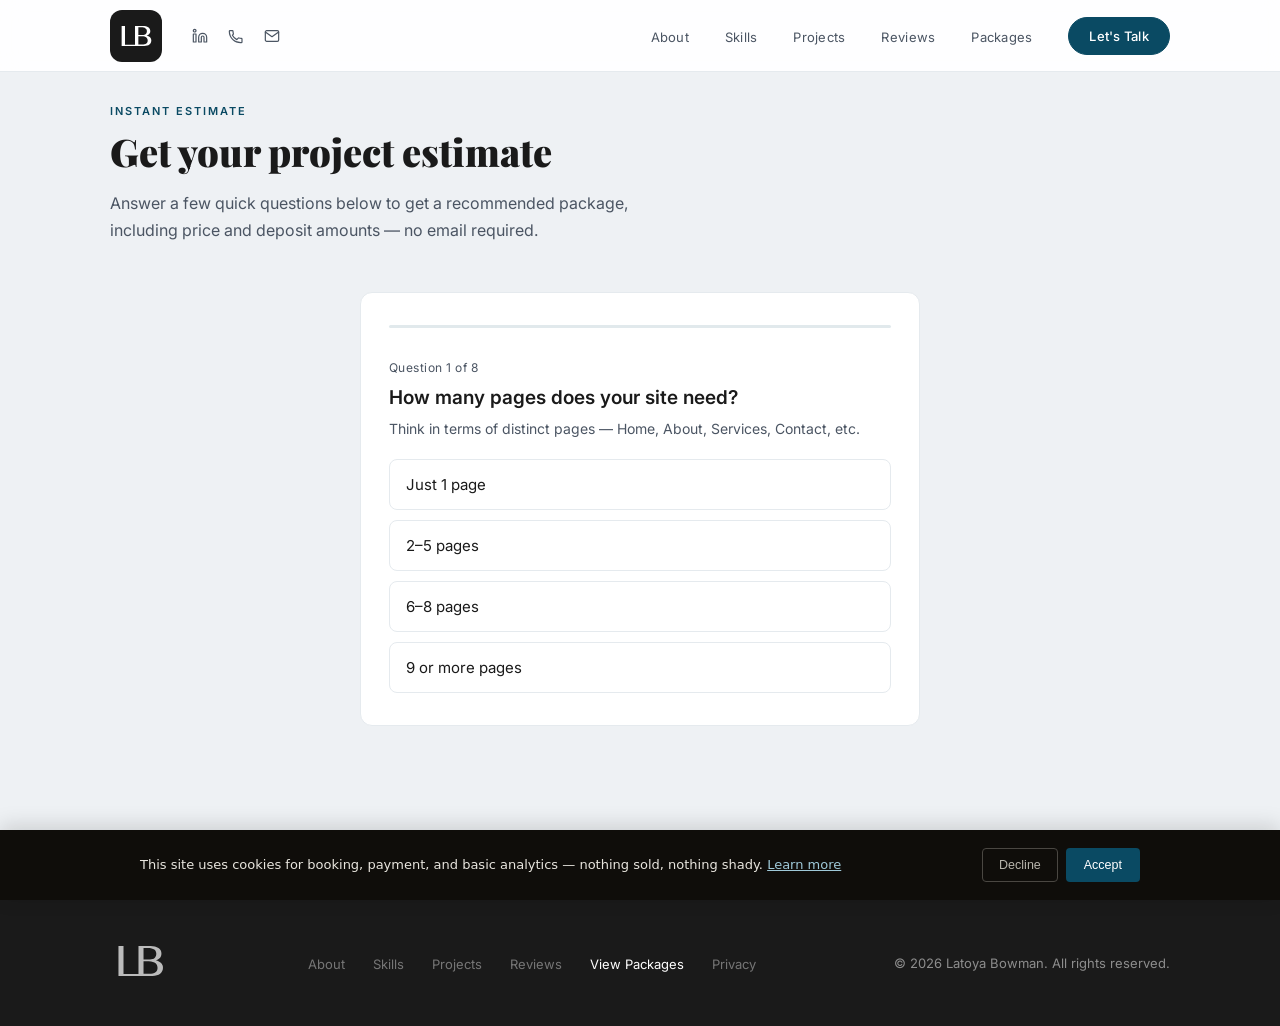
<file: intake.html>
<!DOCTYPE html>
<html lang="en">
<head>
  <!-- Google tag (gtag.js) -->
  <script async src="https://www.googletagmanager.com/gtag/js?id=G-7EJBCDXMCZ"></script>
  <script>
    window.dataLayer = window.dataLayer || [];
    function gtag(){dataLayer.push(arguments);}
    gtag('js', new Date());
    gtag('config', 'G-7EJBCDXMCZ');
  </script>
  <meta charset="UTF-8" />
  <meta name="viewport" content="width=device-width, initial-scale=1.0" />
  <title>Project Intake — Latoya Bowman</title>
  <link rel="preconnect" href="https://fonts.googleapis.com" />
  <link rel="preconnect" href="https://fonts.gstatic.com" crossorigin />
  <link href="https://fonts.googleapis.com/css2?family=Playfair+Display:ital,wght@0,700;0,900;1,400;1,700&family=Inter:wght@300;400;500;600&display=swap" rel="stylesheet" />
  <link rel="stylesheet" href="css/style.css" />
</head>
<body>

  <!-- NAV -->
  <nav id="navbar">
    <div class="nav-left">
    <a href="index.html#hero" class="nav-logo">
      <div class="logo-badge">
        <svg xmlns="http://www.w3.org/2000/svg" viewBox="0 0 80 56.75">
          <defs><style>.cls-1{fill:none;}</style></defs>
          <g><g id="Layer_1"><g id="Layer_1-2"><g>
            <path class="cls-1" d="M60.23,13.22c-.93-.81-2.14-1.44-3.64-1.91s-3.34-.7-5.52-.7h-7.16v16.82h7.37c1.98,0,3.69-.19,5.16-.56,1.46-.38,2.66-.91,3.61-1.59.95-.68,1.65-1.5,2.11-2.46.46-.96.69-2.01.69-3.15,0-1.29-.2-2.48-.61-3.58s-1.07-2.05-2-2.86h0Z"/>
            <path fill="white" d="M70.91,33.96c-.45-1.13-1.09-2.12-1.91-2.97s-1.82-1.54-2.98-2.09-2.47-.94-3.92-1.16v-.12c1.45-.69,2.65-1.37,3.59-2.03s1.71-1.37,2.28-2.11c.57-.74.97-1.56,1.19-2.43.23-.88.34-1.88.34-3,0-1.47-.36-2.81-1.07-4.04-.71-1.22-1.72-2.27-3.01-3.15s-2.85-1.56-4.65-2.03-3.79-.72-5.95-.72h-16.33v37.93h-20.24V8.1h-6.82v40.55h45.99c2.16,0,4.11-.28,5.86-.86,1.75-.57,3.23-1.35,4.47-2.34s2.18-2.15,2.85-3.49c.66-1.33.99-2.77.99-4.3,0-1.34-.23-2.58-.67-3.72h0ZM45.31,10.79h5.63c2.04,0,3.79.18,5.25.55s2.66.9,3.61,1.59c.95.69,1.65,1.52,2.09,2.49s.67,2.04.67,3.23c0,1.1-.19,2.12-.56,3.07s-.93,1.76-1.67,2.45c-.73.68-1.63,1.22-2.69,1.61-1.06.39-2.27.58-3.64.58h-8.69v-15.58h0ZM63.55,41.07c-.46.96-1.16,1.78-2.11,2.46-.95.68-2.15,1.21-3.61,1.59-1.46.38-3.18.56-5.16.56h-7.37v-16.82h7.16c2.18,0,4.02.23,5.52.7s2.71,1.11,3.64,1.91,1.6,1.76,2,2.86.61,2.3.61,3.58c0,1.14-.23,2.19-.69,3.15h0Z"/>
          </g></g></g></g>
        </svg>
      </div>
    </a>
    <div class="nav-social">
      <a href="https://linkedin.com/in/latoyabowman" target="_blank" title="LinkedIn" class="nav-icon">
        <svg viewBox="0 0 24 24" fill="none" stroke="currentColor" stroke-width="1.8" stroke-linecap="round" stroke-linejoin="round"><path d="M16 8a6 6 0 016 6v7h-4v-7a2 2 0 00-2-2 2 2 0 00-2 2v7h-4v-7a6 6 0 016-6z"/><rect x="2" y="9" width="4" height="12"/><circle cx="4" cy="4" r="2"/></svg>
      </a>
      <a href="tel:+18325602525" aria-label="Phone" class="nav-icon">
        <svg viewBox="0 0 24 24" fill="none" stroke="currentColor" stroke-width="1.8" stroke-linecap="round" stroke-linejoin="round"><path d="M6.6 10.8a15.2 15.2 0 006.6 6.6l2.2-2.2a1 1 0 011-.25 11.4 11.4 0 003.58.57 1 1 0 011 1V21a1 1 0 01-1 1A17 17 0 012 5a1 1 0 011-1h3.5a1 1 0 011 1 11.4 11.4 0 00.57 3.57 1 1 0 01-.25 1z"/></svg>
      </a>      <a href="mailto:latoya.bowman@outlook.com" title="Email" class="nav-icon">
        <svg viewBox="0 0 24 24" fill="none" stroke="currentColor" stroke-width="1.8" stroke-linecap="round" stroke-linejoin="round"><path d="M4 4h16c1.1 0 2 .9 2 2v12c0 1.1-.9 2-2 2H4c-1.1 0-2-.9-2-2V6c0-1.1.9-2 2-2z"/><polyline points="22,6 12,13 2,6"/></svg>
      </a>
    </div>
    </div>
    <ul class="nav-links" id="navLinks">
      <li><a href="index.html#about" onclick="closeMenu()">About</a></li>
      <li><a href="index.html#skills" onclick="closeMenu()">Skills</a></li>
      <li><a href="index.html#projects" onclick="closeMenu()">Projects</a></li>
      <li><a href="index.html#reviews" onclick="closeMenu()">Reviews</a></li>
      <li><a href="packages.html" onclick="closeMenu()">Packages</a></li>
      <li><a href="index.html#contact" class="nav-cta" onclick="closeMenu()">Let's Talk</a></li>
    </ul>
    <button class="hamburger" id="hamburger" aria-label="Menu" onclick="toggleMenu()">
      <span></span><span></span><span></span>
    </button>
  </nav>

  <main class="booking-page subpage-header">
    <div class="container">

      <header class="booking-header">
        <p class="section-label">Instant Estimate</p>
        <h1 class="hero-headline">Get your project estimate</h1>
        <p class="section-sub">Answer a few quick questions below to get a recommended package, including price and deposit amounts — no email required.</p>
      </header>

      <div id="quote-calculator" class="skill-card quote-card" aria-label="Project estimate calculator"></div>

    </div>
  </main>

  <script>
    (function () {
      const TIERS = {
        starter: { name: "Starter", price: 600, hours: "10–12 hrs" },
        foundation: { name: "Foundation", price: 1225, hours: "20–25 hrs" },
        growth: { name: "Growth", price: 1725, hours: "28–35 hrs" },
        authority: { name: "Authority", price: 2600, hours: "35–45 hrs" },
      };
      const TIER_RANK = { starter: 0, foundation: 1, growth: 2, authority: 3 };
      function higherTier(a, b) { return TIER_RANK[a] >= TIER_RANK[b] ? a : b; }

      const QUESTIONS = [
        { id: "pages", label: "How many pages does your site need?", sub: "Think in terms of distinct pages — Home, About, Services, Contact, etc.",
          options: [
            { label: "Just 1 page", value: "1", tier: "starter" },
            { label: "2–5 pages", value: "2-5", tier: "foundation" },
            { label: "6–8 pages", value: "6-8", tier: "growth" },
            { label: "9 or more pages", value: "9+", tier: "authority" },
          ]},
        { id: "cms", label: "What kind of content control do you need?", sub: "This determines how flexible your CMS setup will be.",
          options: [
            { label: "None needed — a static site is fine, I won't need to edit it myself", value: "none", tier: "starter" },
            { label: "Simple — I'll edit text & images on existing pages", value: "simple", tier: "foundation" },
            { label: "Advanced — I need to add new content types myself (blog posts, services, listings)", value: "advanced", tier: "authority" },
          ]},
        { id: "copy", label: "What level of copywriting support do you need?", sub: "Be honest here — it changes the scope significantly.",
          options: [
            { label: "Polish — I'll provide the text, just refine it", value: "polish", tier: "starter" },
            { label: "Full writing — write my site copy for me from a brief", value: "full", tier: "authority" },
          ]},
        { id: "logo", label: "Do you need logo work?", sub: "",
          options: [
            { label: "No logo work needed", value: "none", tier: "starter" },
            { label: "Yes — refine/vectorize my existing logo", value: "refine", tier: "authority" },
          ]},
        { id: "form", label: "What kind of form(s) does your site need?", sub: "",
          options: [
            { label: "One simple contact form", value: "simple", tier: "starter" },
            { label: "Advanced form — booking, multi-step, or conditional logic", value: "advanced", tier: "growth" },
          ]},
        { id: "integrations", label: "How many integrations do you need?", sub: "Booking tools, email signup, calendar embeds, etc. (No CRM integrations at this time.)",
          options: [
            { label: "None", value: 0, tier: "starter" },
            { label: "1", value: 1, tier: "growth" },
            { label: "2", value: 2, tier: "authority" },
            { label: "3 or more", value: 3, tier: "authority" },
          ]},
        { id: "photos", label: "How many photos need editing?", sub: "Color correction, cropping, background cleanup.",
          options: [
            { label: "5 or fewer (just placement, no editing)", value: 5, tier: "starter" },
            { label: "Up to 15 (basic editing)", value: 15, tier: "growth" },
            { label: "More than 15", value: 99, tier: "authority" },
          ]},
        { id: "rush", label: "What's your timeline?", sub: "Exact turnaround depends on your package and current availability — we'll confirm a date on your consultation call.",
          options: [
            { label: "No rush — standard timeline works for me", value: false, tier: "starter" },
            { label: "Yes, rush it — I need this within 2 weeks", value: true, tier: "starter" },
          ]},
      ];

      function computeQuote(answers) {
        let tier = "starter";
        Object.entries(answers).forEach(([key, val]) => {
          const q = QUESTIONS.find((q) => q.id === key);
          const opt = q.options.find((o) => o.value === val);
          if (opt) tier = higherTier(tier, opt.tier);
        });
        const base = TIERS[tier];
        const lineItems = [];
        let total = base.price;
        const includedIntegrations = tier === "starter" || tier === "foundation" ? 0 : tier === "growth" ? 1 : 2;
        if (typeof answers.integrations === "number" && answers.integrations > includedIntegrations) {
          const extra = answers.integrations - includedIntegrations;
          const cost = extra * 200;
          lineItems.push({ label: `${extra} extra integration${extra > 1 ? "s" : ""}`, cost });
          total += cost;
        }
        if (answers.logo === "refine" && tier !== "authority") {
          lineItems.push({ label: "Logo refinement (add-on)", cost: 400 });
          total += 400;
        }
        const photoCap = tier === "starter" || tier === "foundation" ? 5 : tier === "growth" ? 15 : Infinity;
        if (typeof answers.photos === "number" && answers.photos > photoCap && photoCap !== Infinity) {
          const extra = answers.photos - photoCap;
          const cost = extra * 15;
          lineItems.push({ label: `${extra} additional photo${extra > 1 ? "s" : ""} edited`, cost });
          total += cost;
        }
        if (answers.rush === true) {
          const cost = Math.round(total * 0.25);
          lineItems.push({ label: "Rush turnaround (+25%)", cost });
          total += cost;
        }
        const deposit = Math.round(total * 0.4);
        return { tier, base, lineItems, total, deposit };
      }

      const container = document.getElementById("quote-calculator");
      let step = 0;
      let answers = {};
      let revealed = false;
      let revealStage = 0;
      let revealInterval = null;

      function clearRevealInterval() {
        if (revealInterval) {
          clearInterval(revealInterval);
          revealInterval = null;
        }
      }

      function selectOption(qid, value) {
        answers[qid] = value;
        setTimeout(() => {
          step += 1;
          render();
        }, 180);
      }

      function startReveal() {
        revealed = true;
        revealStage = 0;
        render();
        const quote = computeQuote(answers);
        const totalStages = (quote.lineItems.length || 0) + 2;
        let i = 0;
        revealInterval = setInterval(() => {
          i += 1;
          revealStage = i;
          renderRevealedContent(quote);
          if (i >= totalStages) clearRevealInterval();
        }, 450);
      }

      function restart() {
        clearRevealInterval();
        step = 0;
        answers = {};
        revealed = false;
        revealStage = 0;
        render();
      }

      function formatMoney(n) {
        return "$" + n.toLocaleString();
      }

      function renderQuestion() {
        const q = QUESTIONS[step];
        const progress = Math.min(step / QUESTIONS.length, 1) * 100;

        container.innerHTML =
          '<div class="quote-progress" role="progressbar" aria-valuenow="' + step + '" aria-valuemin="0" aria-valuemax="' + QUESTIONS.length + '">' +
            '<div class="quote-progress-bar" style="width:' + progress + '%"></div>' +
          '</div>' +
          '<div class="quote-question-card quote-fade-in" key="q-' + step + '">' +
            '<p class="quote-step-label">Question ' + (step + 1) + ' of ' + QUESTIONS.length + '</p>' +
            '<h2 class="quote-question-label' + (q.sub ? '' : ' quote-question-label--solo') + '">' + q.label + '</h2>' +
            (q.sub ? '<p class="quote-question-sub">' + q.sub + '</p>' : '') +
            '<div class="quote-options" role="listbox" aria-label="' + q.label + '">' +
              q.options.map(function (opt) {
                const selected = answers[q.id] === opt.value;
                return '<button type="button" class="quote-option' + (selected ? ' quote-option--selected' : '') + '" data-value="' + encodeURIComponent(JSON.stringify(opt.value)) + '">' + opt.label + '</button>';
              }).join('') +
            '</div>' +
            (step > 0 ? '<button type="button" class="quote-back">← Back</button>' : '') +
          '</div>';

        container.querySelectorAll(".quote-option").forEach(function (btn) {
          btn.addEventListener("click", function () {
            const val = JSON.parse(decodeURIComponent(btn.dataset.value));
            btn.classList.add("quote-option--selected");
            selectOption(q.id, val);
          });
        });

        const backBtn = container.querySelector(".quote-back");
        if (backBtn) {
          backBtn.addEventListener("click", function () {
            step -= 1;
            render();
          });
        }
      }

      function renderRevealReady() {
        container.innerHTML =
          '<div class="quote-reveal-ready quote-fade-in">' +
            '<p class="quote-ready-text">All set. Your estimate is ready.</p>' +
            '<button type="button" class="btn-primary quote-reveal-btn">Reveal my estimate</button>' +
          '</div>';

        container.querySelector(".quote-reveal-btn").addEventListener("click", startReveal);
      }

      function renderRevealedContent(quote) {
        const resultEl = container.querySelector(".quote-result");
        if (!resultEl) return;

        const tierEl = resultEl.querySelector(".quote-tier-name");
        const metaEl = resultEl.querySelector(".quote-tier-meta");
        const lineItemsEl = resultEl.querySelector(".quote-line-items");
        const totalSection = resultEl.querySelector(".quote-total-section");

        if (revealStage >= 1) {
          tierEl.hidden = false;
          metaEl.hidden = false;
          tierEl.textContent = quote.base.name;
          metaEl.textContent = quote.base.hours + " estimated · base price " + formatMoney(quote.base.price);
        }

        lineItemsEl.innerHTML = "";
        quote.lineItems.forEach(function (item, idx) {
          if (revealStage >= idx + 2) {
            const row = document.createElement("div");
            row.className = "quote-line-item quote-fade-in";
            row.innerHTML = "<span>" + item.label + "</span><span>+" + formatMoney(item.cost) + "</span>";
            lineItemsEl.appendChild(row);
          }
        });

        if (revealStage >= quote.lineItems.length + 2) {
          totalSection.hidden = false;
          totalSection.querySelector(".quote-total-amount").textContent = formatMoney(quote.total);
          totalSection.querySelector(".quote-deposit-amount").textContent = formatMoney(quote.deposit);
        } else {
          totalSection.hidden = true;
        }
      }

      function renderRevealed() {
        const quote = computeQuote(answers);

        container.innerHTML =
          '<div class="quote-result">' +
            '<p class="quote-result-label">Recommended package</p>' +
            '<h2 class="quote-tier-name booking-tier" hidden>' + quote.base.name + '</h2>' +
            '<p class="quote-tier-meta" hidden>' + quote.base.hours + " estimated · base price " + formatMoney(quote.base.price) + '</p>' +
            '<div class="quote-line-items"></div>' +
            '<div class="quote-total-section" hidden>' +
              '<div class="quote-total-row">' +
                '<span>Total</span>' +
                '<span class="quote-total-amount booking-price">' + formatMoney(quote.total) + '</span>' +
              '</div>' +
              '<div class="quote-deposit">' +
                '40% deposit to begin: <strong class="quote-deposit-amount">' + formatMoney(quote.deposit) + '</strong><br>' +
                'Remaining balance due at launch.' +
              '</div>' +
              '<div class="quote-actions">' +
                '<button type="button" class="btn-primary quote-book-btn">Book a consultation</button>' +
                '<button type="button" class="btn-outline quote-restart-btn">Start over</button>' +
              '</div>' +
            '</div>' +
          '</div>';

        renderRevealedContent(quote);

        container.querySelector(".quote-book-btn").addEventListener("click", function () {
          const params = new URLSearchParams({
            package: quote.tier,
            price: quote.total,
            deposit: quote.deposit,
          });
          window.location.href = "consultation-booking.html?" + params.toString();
        });

        container.querySelector(".quote-restart-btn").addEventListener("click", restart);
      }

      function render() {
        const isDone = step >= QUESTIONS.length;
        if (!isDone) {
          renderQuestion();
        } else if (!revealed) {
          renderRevealReady();
        } else {
          renderRevealed();
        }
      }

      render();
    })();
  </script>

  <!-- FOOTER -->
  <footer>
    <div class="container">
      <div class="footer-inner">
        <a href="index.html#hero" class="footer-logo">
          <svg xmlns="http://www.w3.org/2000/svg" viewBox="0 0 80 56.75" height="28">
            <defs><style>.cls-1{fill:none;}</style></defs>
            <g><g id="Layer_1"><g id="Layer_1-2"><g>
              <path class="cls-1" d="M60.23,13.22c-.93-.81-2.14-1.44-3.64-1.91s-3.34-.7-5.52-.7h-7.16v16.82h7.37c1.98,0,3.69-.19,5.16-.56,1.46-.38,2.66-.91,3.61-1.59.95-.68,1.65-1.5,2.11-2.46.46-.96.69-2.01.69-3.15,0-1.29-.2-2.48-.61-3.58s-1.07-2.05-2-2.86h0Z"/>
              <path fill="rgba(255,255,255,0.6)" d="M70.91,33.96c-.45-1.13-1.09-2.12-1.91-2.97s-1.82-1.54-2.98-2.09-2.47-.94-3.92-1.16v-.12c1.45-.69,2.65-1.37,3.59-2.03s1.71-1.37,2.28-2.11c.57-.74.97-1.56,1.19-2.43.23-.88.34-1.88.34-3,0-1.47-.36-2.81-1.07-4.04-.71-1.22-1.72-2.27-3.01-3.15s-2.85-1.56-4.65-2.03-3.79-.72-5.95-.72h-16.33v37.93h-20.24V8.1h-6.82v40.55h45.99c2.16,0,4.11-.28,5.86-.86,1.75-.57,3.23-1.35,4.47-2.34s2.18-2.15,2.85-3.49c.66-1.33.99-2.77.99-4.3,0-1.34-.23-2.58-.67-3.72h0ZM45.31,10.79h5.63c2.04,0,3.79.18,5.25.55s2.66.9,3.61,1.59c.95.69,1.65,1.52,2.09,2.49s.67,2.04.67,3.23c0,1.1-.19,2.12-.56,3.07s-.93,1.76-1.67,2.45c-.73.68-1.63,1.22-2.69,1.61-1.06.39-2.27.58-3.64.58h-8.69v-15.58h0ZM63.55,41.07c-.46.96-1.16,1.78-2.11,2.46-.95.68-2.15,1.21-3.61,1.59-1.46.38-3.18.56-5.16.56h-7.37v-16.82h7.16c2.18,0,4.02.23,5.52.7s2.71,1.11,3.64,1.91,1.6,1.76,2,2.86.61,2.3.61,3.58c0,1.14-.23,2.19-.69,3.15h0Z"/>
            </g></g></g></g>
          </svg>
        </a>
        <ul class="footer-links">
          <li><a href="index.html#about">About</a></li>
          <li><a href="index.html#skills">Skills</a></li>
          <li><a href="index.html#projects">Projects</a></li>
          <li><a href="index.html#reviews">Reviews</a></li>
          <li><a href="packages.html" class="footer-link-highlight">View Packages</a></li>
          <li><a href="privacy.html">Privacy</a></li>
        </ul>
        <p class="footer-copy">© 2026 Latoya Bowman. All rights reserved.</p>
      </div>
    </div>
  </footer>

  <script src="js/nav.js"></script>

  <div id="imbali-cookie-banner-mount"></div>
  <script src="/js/cookie-banner.js"></script>
</body>
</html>
</file>
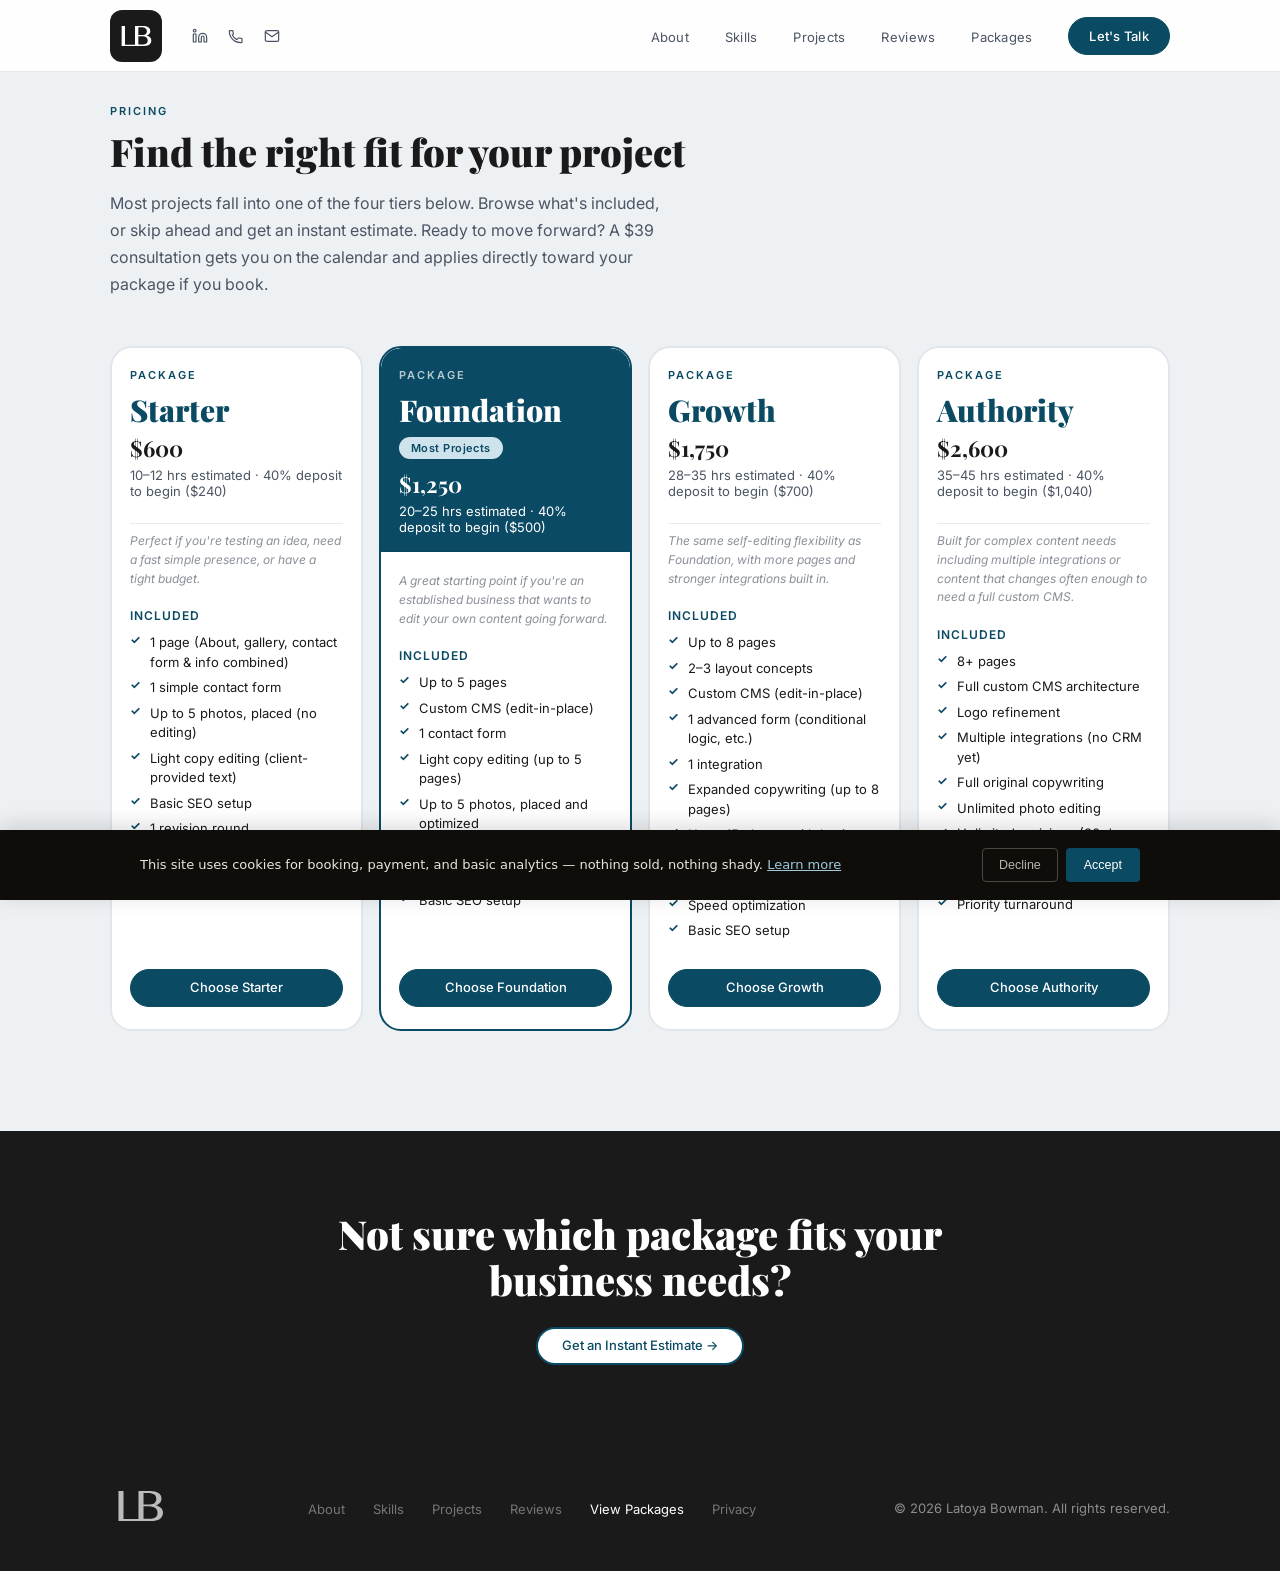
<file: packages.html>
<!DOCTYPE html>
<html lang="en">
<head>
  <!-- Google tag (gtag.js) -->
  <script async src="https://www.googletagmanager.com/gtag/js?id=G-7EJBCDXMCZ"></script>
  <script>
    window.dataLayer = window.dataLayer || [];
    function gtag(){dataLayer.push(arguments);}
    gtag('js', new Date());
    gtag('config', 'G-7EJBCDXMCZ');
  </script>
  <meta charset="UTF-8" />
  <meta name="viewport" content="width=device-width, initial-scale=1.0" />
  <title>Packages & Pricing — Latoya Bowman</title>
  <link rel="preconnect" href="https://fonts.googleapis.com" />
  <link rel="preconnect" href="https://fonts.gstatic.com" crossorigin />
  <link href="https://fonts.googleapis.com/css2?family=Playfair+Display:ital,wght@0,700;0,900;1,400;1,700&family=Inter:wght@300;400;500;600&display=swap" rel="stylesheet" />
  <link rel="stylesheet" href="css/style.css" />
</head>
<body>

  <!-- NAV -->
  <nav id="navbar">
    <div class="nav-left">
    <a href="index.html#hero" class="nav-logo">
      <div class="logo-badge">
        <svg xmlns="http://www.w3.org/2000/svg" viewBox="0 0 80 56.75">
          <defs><style>.cls-1{fill:none;}</style></defs>
          <g><g id="Layer_1"><g id="Layer_1-2"><g>
            <path class="cls-1" d="M60.23,13.22c-.93-.81-2.14-1.44-3.64-1.91s-3.34-.7-5.52-.7h-7.16v16.82h7.37c1.98,0,3.69-.19,5.16-.56,1.46-.38,2.66-.91,3.61-1.59.95-.68,1.65-1.5,2.11-2.46.46-.96.69-2.01.69-3.15,0-1.29-.2-2.48-.61-3.58s-1.07-2.05-2-2.86h0Z"/>
            <path fill="white" d="M70.91,33.96c-.45-1.13-1.09-2.12-1.91-2.97s-1.82-1.54-2.98-2.09-2.47-.94-3.92-1.16v-.12c1.45-.69,2.65-1.37,3.59-2.03s1.71-1.37,2.28-2.11c.57-.74.97-1.56,1.19-2.43.23-.88.34-1.88.34-3,0-1.47-.36-2.81-1.07-4.04-.71-1.22-1.72-2.27-3.01-3.15s-2.85-1.56-4.65-2.03-3.79-.72-5.95-.72h-16.33v37.93h-20.24V8.1h-6.82v40.55h45.99c2.16,0,4.11-.28,5.86-.86,1.75-.57,3.23-1.35,4.47-2.34s2.18-2.15,2.85-3.49c.66-1.33.99-2.77.99-4.3,0-1.34-.23-2.58-.67-3.72h0ZM45.31,10.79h5.63c2.04,0,3.79.18,5.25.55s2.66.9,3.61,1.59c.95.69,1.65,1.52,2.09,2.49s.67,2.04.67,3.23c0,1.1-.19,2.12-.56,3.07s-.93,1.76-1.67,2.45c-.73.68-1.63,1.22-2.69,1.61-1.06.39-2.27.58-3.64.58h-8.69v-15.58h0ZM63.55,41.07c-.46.96-1.16,1.78-2.11,2.46-.95.68-2.15,1.21-3.61,1.59-1.46.38-3.18.56-5.16.56h-7.37v-16.82h7.16c2.18,0,4.02.23,5.52.7s2.71,1.11,3.64,1.91,1.6,1.76,2,2.86.61,2.3.61,3.58c0,1.14-.23,2.19-.69,3.15h0Z"/>
          </g></g></g></g>
        </svg>
      </div>
    </a>
    <div class="nav-social">
      <a href="https://linkedin.com/in/latoyabowman" target="_blank" title="LinkedIn" class="nav-icon">
        <svg viewBox="0 0 24 24" fill="none" stroke="currentColor" stroke-width="1.8" stroke-linecap="round" stroke-linejoin="round"><path d="M16 8a6 6 0 016 6v7h-4v-7a2 2 0 00-2-2 2 2 0 00-2 2v7h-4v-7a6 6 0 016-6z"/><rect x="2" y="9" width="4" height="12"/><circle cx="4" cy="4" r="2"/></svg>
      </a>
      <a href="tel:+18325602525" aria-label="Phone" class="nav-icon">
        <svg viewBox="0 0 24 24" fill="none" stroke="currentColor" stroke-width="1.8" stroke-linecap="round" stroke-linejoin="round"><path d="M6.6 10.8a15.2 15.2 0 006.6 6.6l2.2-2.2a1 1 0 011-.25 11.4 11.4 0 003.58.57 1 1 0 011 1V21a1 1 0 01-1 1A17 17 0 012 5a1 1 0 011-1h3.5a1 1 0 011 1 11.4 11.4 0 00.57 3.57 1 1 0 01-.25 1z"/></svg>
      </a>      <a href="mailto:latoya.bowman@outlook.com" title="Email" class="nav-icon">
        <svg viewBox="0 0 24 24" fill="none" stroke="currentColor" stroke-width="1.8" stroke-linecap="round" stroke-linejoin="round"><path d="M4 4h16c1.1 0 2 .9 2 2v12c0 1.1-.9 2-2 2H4c-1.1 0-2-.9-2-2V6c0-1.1.9-2 2-2z"/><polyline points="22,6 12,13 2,6"/></svg>
      </a>
    </div>
    </div>
    <ul class="nav-links" id="navLinks">
      <li><a href="index.html#about" onclick="closeMenu()">About</a></li>
      <li><a href="index.html#skills" onclick="closeMenu()">Skills</a></li>
      <li><a href="index.html#projects" onclick="closeMenu()">Projects</a></li>
      <li><a href="index.html#reviews" onclick="closeMenu()">Reviews</a></li>
      <li><a href="packages.html" onclick="closeMenu()">Packages</a></li>
      <li><a href="index.html#contact" class="nav-cta" onclick="closeMenu()">Let's Talk</a></li>
    </ul>
    <button class="hamburger" id="hamburger" aria-label="Menu" onclick="toggleMenu()">
      <span></span><span></span><span></span>
    </button>
  </nav>

  <main class="booking-page subpage-header">
    <div class="container">

      <header class="booking-header">
        <p class="section-label reveal">Pricing</p>
        <h1 class="hero-headline reveal">Find the right fit for your project</h1>
        <p class="section-sub packages-header-sub reveal">Most projects fall into one of the four tiers below. Browse what's included, or skip ahead and get an instant estimate. Ready to move forward? A $39 consultation gets you on the calendar and applies directly toward your package if you book.</p>
      </header>

      <div class="packages-grid">

        <article class="skill-card packages-card reveal" aria-label="Starter package">
          <div class="packages-card__top">
            <p class="section-label">Package</p>
            <h2 class="booking-tier">Starter</h2>
            <p class="booking-price">$600</p>
            <p class="booking-meta">10–12 hrs estimated · 40% deposit to begin ($240)</p>
          </div>
          <div class="packages-card__body">
            <p class="packages-card__guidance">Perfect if you're testing an idea, need a fast simple presence, or have a tight budget.</p>
            <p class="booking-includes-label">Included</p>
            <ul class="booking-includes-list">
              <li>1 page (About, gallery, contact form &amp; info combined)</li>
              <li>1 simple contact form</li>
              <li>Up to 5 photos, placed (no editing)</li>
              <li>Light copy editing (client-provided text)</li>
              <li>Basic SEO setup</li>
              <li>1 revision round</li>
              <li>Fast turnaround</li>
            </ul>
            <a href="consultation-booking.html?package=starter&amp;price=600&amp;deposit=240" class="btn-primary packages-card__cta">Choose Starter</a>
          </div>
        </article>

        <article class="skill-card packages-card packages-card--featured reveal" aria-label="Foundation package">
          <div class="packages-card__top">
            <p class="section-label">Package</p>
            <div class="packages-card__title-row">
              <h2 class="booking-tier">Foundation</h2>
              <span class="packages-badge-pill">Most Projects</span>
            </div>
            <p class="booking-price">$1,250</p>
            <p class="booking-meta">20–25 hrs estimated · 40% deposit to begin ($500)</p>
          </div>
          <div class="packages-card__body">
            <p class="packages-card__guidance">A great starting point if you're an established business that wants to edit your own content going forward.</p>
            <p class="booking-includes-label">Included</p>
            <ul class="booking-includes-list">
              <li>Up to 5 pages</li>
              <li>Custom CMS (edit-in-place)</li>
              <li>1 contact form</li>
              <li>Light copy editing (up to 5 pages)</li>
              <li>Up to 5 photos, placed and optimized</li>
              <li>1 layout concept</li>
              <li>2 revision rounds</li>
              <li>Basic SEO setup</li>
            </ul>
            <a href="consultation-booking.html?package=foundation&amp;price=1250&amp;deposit=500" class="btn-primary packages-card__cta">Choose Foundation</a>
          </div>
        </article>

        <article class="skill-card packages-card reveal" aria-label="Growth package">
          <div class="packages-card__top">
            <p class="section-label">Package</p>
            <h2 class="booking-tier">Growth</h2>
            <p class="booking-price">$1,750</p>
            <p class="booking-meta">28–35 hrs estimated · 40% deposit to begin ($700)</p>
          </div>
          <div class="packages-card__body">
            <p class="packages-card__guidance">The same self-editing flexibility as Foundation, with more pages and stronger integrations built in.</p>
            <p class="booking-includes-label">Included</p>
            <ul class="booking-includes-list">
              <li>Up to 8 pages</li>
              <li>2–3 layout concepts</li>
              <li>Custom CMS (edit-in-place)</li>
              <li>1 advanced form (conditional logic, etc.)</li>
              <li>1 integration</li>
              <li>Expanded copywriting (up to 8 pages)</li>
              <li>Up to 15 photos with basic editing</li>
              <li>3 revision rounds</li>
              <li>Speed optimization</li>
              <li>Basic SEO setup</li>
            </ul>
            <a href="consultation-booking.html?package=growth&amp;price=1750&amp;deposit=700" class="btn-primary packages-card__cta">Choose Growth</a>
          </div>
        </article>

        <article class="skill-card packages-card reveal" aria-label="Authority package">
          <div class="packages-card__top">
            <p class="section-label">Package</p>
            <h2 class="booking-tier">Authority</h2>
            <p class="booking-price">$2,600</p>
            <p class="booking-meta">35–45 hrs estimated · 40% deposit to begin ($1,040)</p>
          </div>
          <div class="packages-card__body">
            <p class="packages-card__guidance">Built for complex content needs including multiple integrations or content that changes often enough to need a full custom CMS.</p>
            <p class="booking-includes-label">Included</p>
            <ul class="booking-includes-list">
              <li>8+ pages</li>
              <li>Full custom CMS architecture</li>
              <li>Logo refinement</li>
              <li>Multiple integrations (no CRM yet)</li>
              <li>Full original copywriting</li>
              <li>Unlimited photo editing</li>
              <li>Unlimited revisions (30 days post-launch)</li>
              <li>Full SEO setup</li>
              <li>Priority turnaround</li>
            </ul>
            <a href="consultation-booking.html?package=authority&amp;price=2600&amp;deposit=1040" class="btn-primary packages-card__cta">Choose Authority</a>
          </div>
        </article>

      </div>

    </div>
  </main>

  <section class="quote-cta-banner reveal" aria-label="Get an instant project estimate">
    <div class="container quote-cta-inner">
      <p class="quote-cta-headline">Not sure which package fits your business needs?</p>
      <a href="intake.html" class="quote-cta-btn">Get an Instant Estimate →</a>
    </div>
  </section>

  <!-- FOOTER -->
  <footer>
    <div class="container">
      <div class="footer-inner">
        <a href="index.html#hero" class="footer-logo">
          <svg xmlns="http://www.w3.org/2000/svg" viewBox="0 0 80 56.75" height="28">
            <defs><style>.cls-1{fill:none;}</style></defs>
            <g><g id="Layer_1"><g id="Layer_1-2"><g>
              <path class="cls-1" d="M60.23,13.22c-.93-.81-2.14-1.44-3.64-1.91s-3.34-.7-5.52-.7h-7.16v16.82h7.37c1.98,0,3.69-.19,5.16-.56,1.46-.38,2.66-.91,3.61-1.59.95-.68,1.65-1.5,2.11-2.46.46-.96.69-2.01.69-3.15,0-1.29-.2-2.48-.61-3.58s-1.07-2.05-2-2.86h0Z"/>
              <path fill="rgba(255,255,255,0.6)" d="M70.91,33.96c-.45-1.13-1.09-2.12-1.91-2.97s-1.82-1.54-2.98-2.09-2.47-.94-3.92-1.16v-.12c1.45-.69,2.65-1.37,3.59-2.03s1.71-1.37,2.28-2.11c.57-.74.97-1.56,1.19-2.43.23-.88.34-1.88.34-3,0-1.47-.36-2.81-1.07-4.04-.71-1.22-1.72-2.27-3.01-3.15s-2.85-1.56-4.65-2.03-3.79-.72-5.95-.72h-16.33v37.93h-20.24V8.1h-6.82v40.55h45.99c2.16,0,4.11-.28,5.86-.86,1.75-.57,3.23-1.35,4.47-2.34s2.18-2.15,2.85-3.49c.66-1.33.99-2.77.99-4.3,0-1.34-.23-2.58-.67-3.72h0ZM45.31,10.79h5.63c2.04,0,3.79.18,5.25.55s2.66.9,3.61,1.59c.95.69,1.65,1.52,2.09,2.49s.67,2.04.67,3.23c0,1.1-.19,2.12-.56,3.07s-.93,1.76-1.67,2.45c-.73.68-1.63,1.22-2.69,1.61-1.06.39-2.27.58-3.64.58h-8.69v-15.58h0ZM63.55,41.07c-.46.96-1.16,1.78-2.11,2.46-.95.68-2.15,1.21-3.61,1.59-1.46.38-3.18.56-5.16.56h-7.37v-16.82h7.16c2.18,0,4.02.23,5.52.7s2.71,1.11,3.64,1.91,1.6,1.76,2,2.86.61,2.3.61,3.58c0,1.14-.23,2.19-.69,3.15h0Z"/>
            </g></g></g></g>
          </svg>
        </a>
        <ul class="footer-links">
          <li><a href="index.html#about">About</a></li>
          <li><a href="index.html#skills">Skills</a></li>
          <li><a href="index.html#projects">Projects</a></li>
          <li><a href="index.html#reviews">Reviews</a></li>
          <li><a href="packages.html" class="footer-link-highlight">View Packages</a></li>
          <li><a href="privacy.html">Privacy</a></li>
        </ul>
        <p class="footer-copy">© 2026 Latoya Bowman. All rights reserved.</p>
      </div>
    </div>
  </footer>

  <script src="js/nav.js"></script>
  <div id="imbali-cookie-banner-mount"></div>
  <script src="/js/cookie-banner.js"></script>
</body>
</html>
</file>
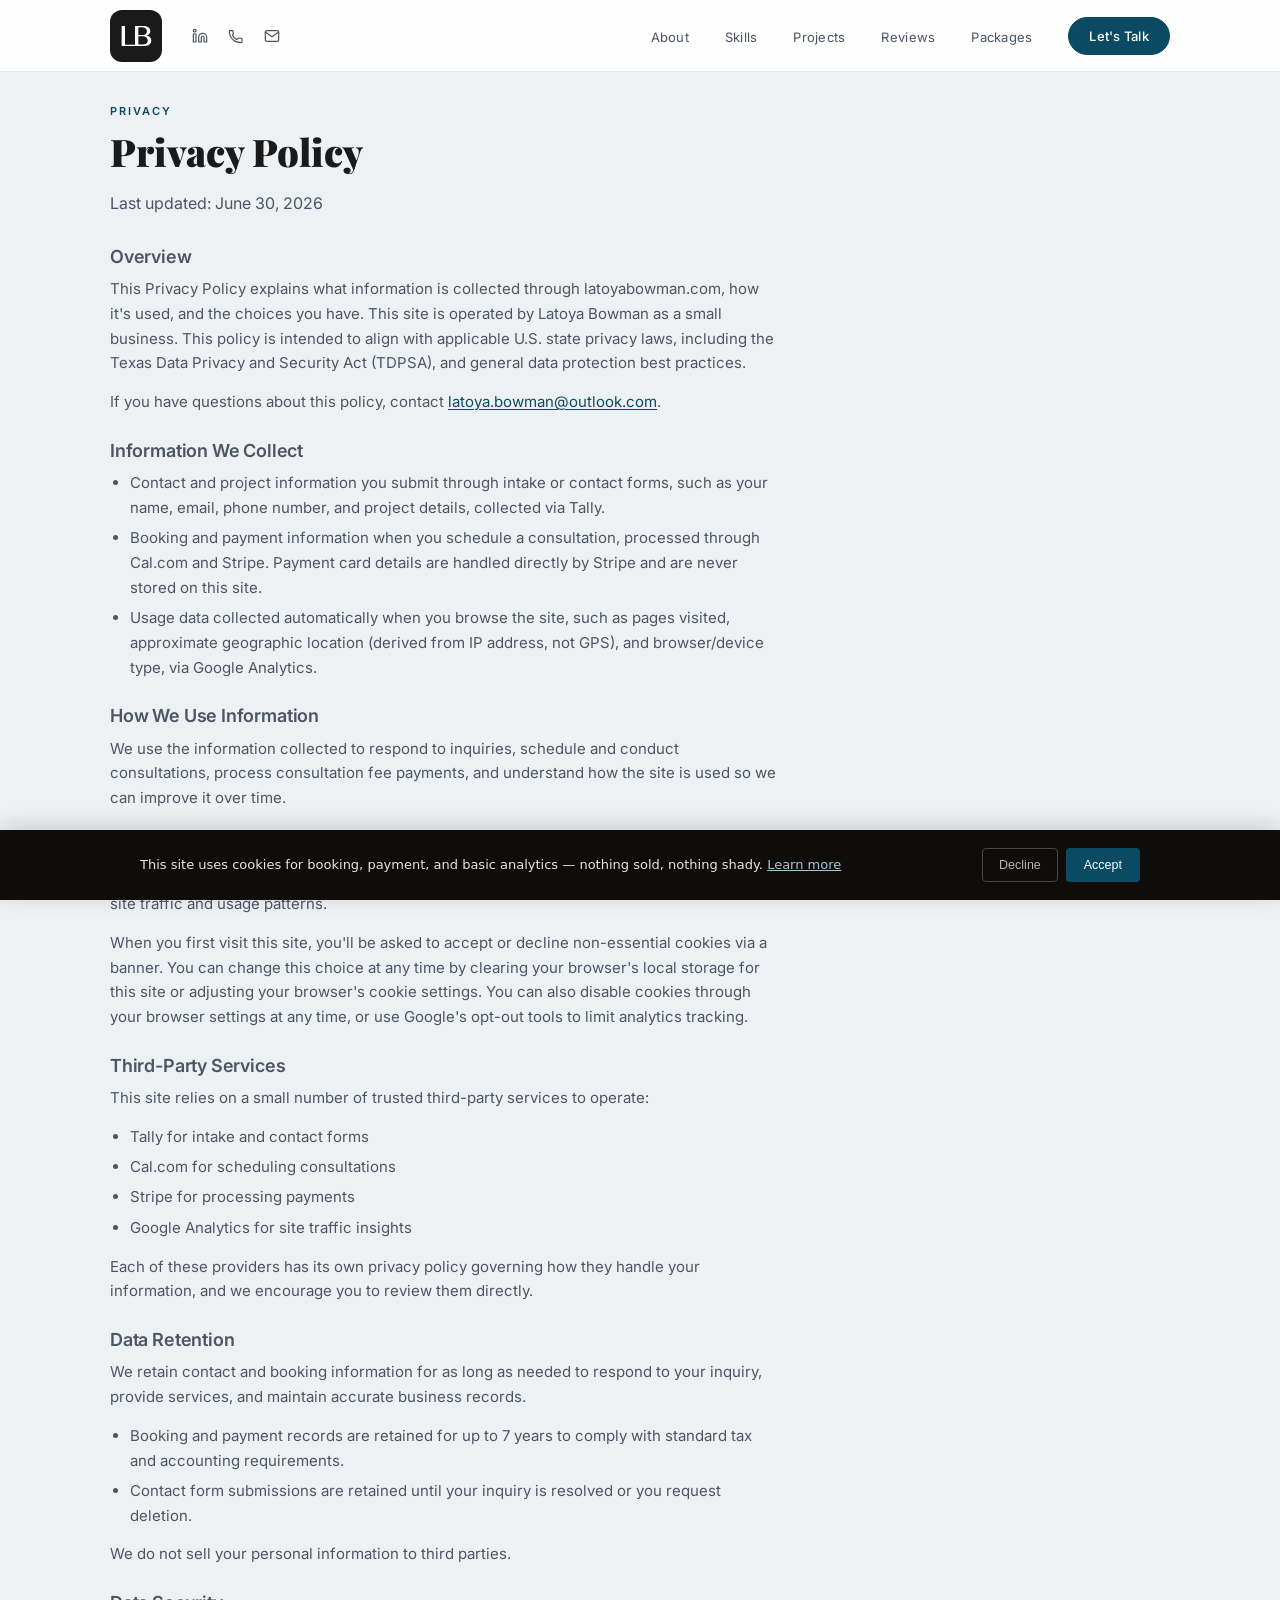
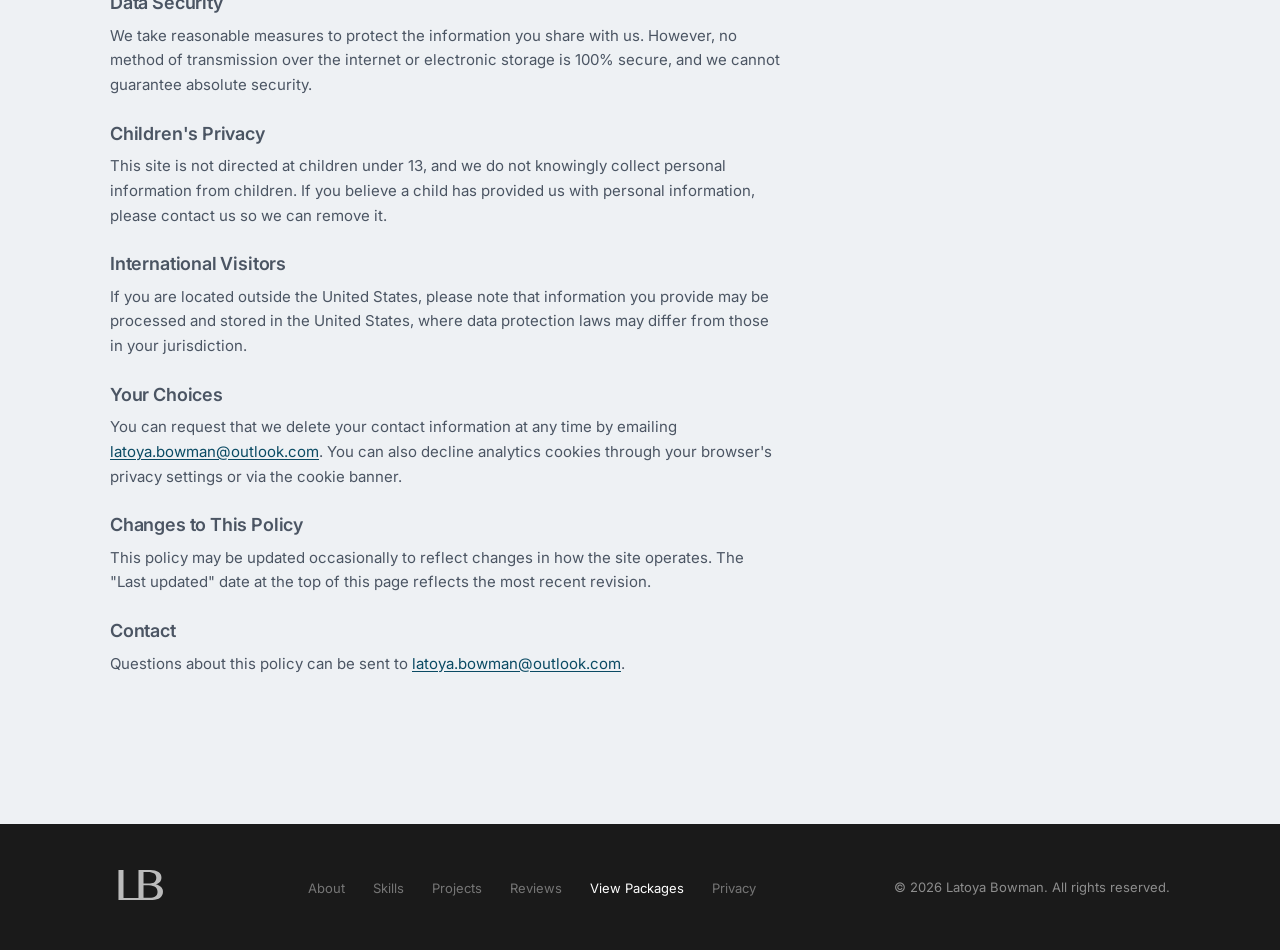
<file: privacy.html>
<!DOCTYPE html>
<html lang="en">
<head>
  <!-- Google tag (gtag.js) -->
  <script async src="https://www.googletagmanager.com/gtag/js?id=G-7EJBCDXMCZ"></script>
  <script>
    window.dataLayer = window.dataLayer || [];
    function gtag(){dataLayer.push(arguments);}
    gtag('js', new Date());
    gtag('config', 'G-7EJBCDXMCZ');
  </script>
  <meta charset="UTF-8" />
  <meta name="viewport" content="width=device-width, initial-scale=1.0" />
  <title>Privacy Policy — Latoya Bowman</title>
  <link rel="preconnect" href="https://fonts.googleapis.com" />
  <link rel="preconnect" href="https://fonts.gstatic.com" crossorigin />
  <link href="https://fonts.googleapis.com/css2?family=Playfair+Display:ital,wght@0,700;0,900;1,400;1,700&family=Inter:wght@300;400;500;600&display=swap" rel="stylesheet" />
  <link rel="stylesheet" href="css/style.css" />
</head>
<body>

  <!-- NAV -->
  <nav id="navbar">
    <div class="nav-left">
    <a href="index.html#hero" class="nav-logo">
      <div class="logo-badge">
        <svg xmlns="http://www.w3.org/2000/svg" viewBox="0 0 80 56.75">
          <defs><style>.cls-1{fill:none;}</style></defs>
          <g><g id="Layer_1"><g id="Layer_1-2"><g>
            <path class="cls-1" d="M60.23,13.22c-.93-.81-2.14-1.44-3.64-1.91s-3.34-.7-5.52-.7h-7.16v16.82h7.37c1.98,0,3.69-.19,5.16-.56,1.46-.38,2.66-.91,3.61-1.59.95-.68,1.65-1.5,2.11-2.46.46-.96.69-2.01.69-3.15,0-1.29-.2-2.48-.61-3.58s-1.07-2.05-2-2.86h0Z"/>
            <path fill="white" d="M70.91,33.96c-.45-1.13-1.09-2.12-1.91-2.97s-1.82-1.54-2.98-2.09-2.47-.94-3.92-1.16v-.12c1.45-.69,2.65-1.37,3.59-2.03s1.71-1.37,2.28-2.11c.57-.74.97-1.56,1.19-2.43.23-.88.34-1.88.34-3,0-1.47-.36-2.81-1.07-4.04-.71-1.22-1.72-2.27-3.01-3.15s-2.85-1.56-4.65-2.03-3.79-.72-5.95-.72h-16.33v37.93h-20.24V8.1h-6.82v40.55h45.99c2.16,0,4.11-.28,5.86-.86,1.75-.57,3.23-1.35,4.47-2.34s2.18-2.15,2.85-3.49c.66-1.33.99-2.77.99-4.3,0-1.34-.23-2.58-.67-3.72h0ZM45.31,10.79h5.63c2.04,0,3.79.18,5.25.55s2.66.9,3.61,1.59c.95.69,1.65,1.52,2.09,2.49s.67,2.04.67,3.23c0,1.1-.19,2.12-.56,3.07s-.93,1.76-1.67,2.45c-.73.68-1.63,1.22-2.69,1.61-1.06.39-2.27.58-3.64.58h-8.69v-15.58h0ZM63.55,41.07c-.46.96-1.16,1.78-2.11,2.46-.95.68-2.15,1.21-3.61,1.59-1.46.38-3.18.56-5.16.56h-7.37v-16.82h7.16c2.18,0,4.02.23,5.52.7s2.71,1.11,3.64,1.91,1.6,1.76,2,2.86.61,2.3.61,3.58c0,1.14-.23,2.19-.69,3.15h0Z"/>
          </g></g></g></g>
        </svg>
      </div>
    </a>
    <div class="nav-social">
      <a href="https://linkedin.com/in/latoyabowman" target="_blank" title="LinkedIn" class="nav-icon">
        <svg viewBox="0 0 24 24" fill="none" stroke="currentColor" stroke-width="1.8" stroke-linecap="round" stroke-linejoin="round"><path d="M16 8a6 6 0 016 6v7h-4v-7a2 2 0 00-2-2 2 2 0 00-2 2v7h-4v-7a6 6 0 016-6z"/><rect x="2" y="9" width="4" height="12"/><circle cx="4" cy="4" r="2"/></svg>
      </a>
      <a href="tel:+18325602525" aria-label="Phone" class="nav-icon">
        <svg viewBox="0 0 24 24" fill="none" stroke="currentColor" stroke-width="1.8" stroke-linecap="round" stroke-linejoin="round"><path d="M6.6 10.8a15.2 15.2 0 006.6 6.6l2.2-2.2a1 1 0 011-.25 11.4 11.4 0 003.58.57 1 1 0 011 1V21a1 1 0 01-1 1A17 17 0 012 5a1 1 0 011-1h3.5a1 1 0 011 1 11.4 11.4 0 00.57 3.57 1 1 0 01-.25 1z"/></svg>
      </a>      <a href="mailto:latoya.bowman@outlook.com" title="Email" class="nav-icon">
        <svg viewBox="0 0 24 24" fill="none" stroke="currentColor" stroke-width="1.8" stroke-linecap="round" stroke-linejoin="round"><path d="M4 4h16c1.1 0 2 .9 2 2v12c0 1.1-.9 2-2 2H4c-1.1 0-2-.9-2-2V6c0-1.1.9-2 2-2z"/><polyline points="22,6 12,13 2,6"/></svg>
      </a>
    </div>
    </div>
    <ul class="nav-links" id="navLinks">
      <li><a href="index.html#about" onclick="closeMenu()">About</a></li>
      <li><a href="index.html#skills" onclick="closeMenu()">Skills</a></li>
      <li><a href="index.html#projects" onclick="closeMenu()">Projects</a></li>
      <li><a href="index.html#reviews" onclick="closeMenu()">Reviews</a></li>
      <li><a href="packages.html" onclick="closeMenu()">Packages</a></li>
      <li><a href="index.html#contact" class="nav-cta" onclick="closeMenu()">Let's Talk</a></li>
    </ul>
    <button class="hamburger" id="hamburger" aria-label="Menu" onclick="toggleMenu()">
      <span></span><span></span><span></span>
    </button>
  </nav>

  <main class="booking-page subpage-header">
    <div class="container">

      <header class="booking-header">
        <p class="section-label reveal">Privacy</p>
        <h1 class="hero-headline reveal">Privacy Policy</h1>
        <p class="section-sub reveal">Last updated: June 30, 2026</p>
      </header>

      <div class="privacy-content reveal">

        <section class="privacy-section" aria-labelledby="overview">
          <h2 class="booking-tier" id="overview">Overview</h2>
          <p class="about-text">This Privacy Policy explains what information is collected through latoyabowman.com, how it's used, and the choices you have. This site is operated by Latoya Bowman as a small business. This policy is intended to align with applicable U.S. state privacy laws, including the Texas Data Privacy and Security Act (TDPSA), and general data protection best practices.</p>
          <p class="about-text">If you have questions about this policy, contact <a href="mailto:latoya.bowman@outlook.com">latoya.bowman@outlook.com</a>.</p>
        </section>

        <section class="privacy-section" aria-labelledby="information-we-collect">
          <h2 class="booking-tier" id="information-we-collect">Information We Collect</h2>
          <ul class="privacy-list about-text">
            <li>Contact and project information you submit through intake or contact forms, such as your name, email, phone number, and project details, collected via Tally.</li>
            <li>Booking and payment information when you schedule a consultation, processed through Cal.com and Stripe. Payment card details are handled directly by Stripe and are never stored on this site.</li>
            <li>Usage data collected automatically when you browse the site, such as pages visited, approximate geographic location (derived from IP address, not GPS), and browser/device type, via Google Analytics.</li>
          </ul>
        </section>

        <section class="privacy-section" aria-labelledby="how-we-use-information">
          <h2 class="booking-tier" id="how-we-use-information">How We Use Information</h2>
          <p class="about-text">We use the information collected to respond to inquiries, schedule and conduct consultations, process consultation fee payments, and understand how the site is used so we can improve it over time.</p>
        </section>

        <section class="privacy-section" aria-labelledby="cookies-analytics">
          <h2 class="booking-tier" id="cookies-analytics">Cookies &amp; Analytics</h2>
          <p class="about-text">This site uses Google Analytics, which places cookies in your browser to help us understand site traffic and usage patterns.</p>
          <p class="about-text">When you first visit this site, you'll be asked to accept or decline non-essential cookies via a banner. You can change this choice at any time by clearing your browser's local storage for this site or adjusting your browser's cookie settings. You can also disable cookies through your browser settings at any time, or use Google's opt-out tools to limit analytics tracking.</p>
        </section>

        <section class="privacy-section" aria-labelledby="third-party-services">
          <h2 class="booking-tier" id="third-party-services">Third-Party Services</h2>
          <p class="about-text">This site relies on a small number of trusted third-party services to operate:</p>
          <ul class="privacy-list about-text">
            <li>Tally for intake and contact forms</li>
            <li>Cal.com for scheduling consultations</li>
            <li>Stripe for processing payments</li>
            <li>Google Analytics for site traffic insights</li>
          </ul>
          <p class="about-text">Each of these providers has its own privacy policy governing how they handle your information, and we encourage you to review them directly.</p>
        </section>

        <section class="privacy-section" aria-labelledby="data-retention">
          <h2 class="booking-tier" id="data-retention">Data Retention</h2>
          <p class="about-text">We retain contact and booking information for as long as needed to respond to your inquiry, provide services, and maintain accurate business records.</p>
          <ul class="privacy-list about-text">
            <li>Booking and payment records are retained for up to 7 years to comply with standard tax and accounting requirements.</li>
            <li>Contact form submissions are retained until your inquiry is resolved or you request deletion.</li>
          </ul>
          <p class="about-text">We do not sell your personal information to third parties.</p>
        </section>

        <section class="privacy-section" aria-labelledby="data-security">
          <h2 class="booking-tier" id="data-security">Data Security</h2>
          <p class="about-text">We take reasonable measures to protect the information you share with us. However, no method of transmission over the internet or electronic storage is 100% secure, and we cannot guarantee absolute security.</p>
        </section>

        <section class="privacy-section" aria-labelledby="childrens-privacy">
          <h2 class="booking-tier" id="childrens-privacy">Children's Privacy</h2>
          <p class="about-text">This site is not directed at children under 13, and we do not knowingly collect personal information from children. If you believe a child has provided us with personal information, please contact us so we can remove it.</p>
        </section>

        <section class="privacy-section" aria-labelledby="international-visitors">
          <h2 class="booking-tier" id="international-visitors">International Visitors</h2>
          <p class="about-text">If you are located outside the United States, please note that information you provide may be processed and stored in the United States, where data protection laws may differ from those in your jurisdiction.</p>
        </section>

        <section class="privacy-section" aria-labelledby="your-choices">
          <h2 class="booking-tier" id="your-choices">Your Choices</h2>
          <p class="about-text">You can request that we delete your contact information at any time by emailing <a href="mailto:latoya.bowman@outlook.com">latoya.bowman@outlook.com</a>. You can also decline analytics cookies through your browser's privacy settings or via the cookie banner.</p>
        </section>

        <section class="privacy-section" aria-labelledby="changes-to-this-policy">
          <h2 class="booking-tier" id="changes-to-this-policy">Changes to This Policy</h2>
          <p class="about-text">This policy may be updated occasionally to reflect changes in how the site operates. The "Last updated" date at the top of this page reflects the most recent revision.</p>
        </section>

        <section class="privacy-section" aria-labelledby="contact">
          <h2 class="booking-tier" id="contact">Contact</h2>
          <p class="about-text">Questions about this policy can be sent to <a href="mailto:latoya.bowman@outlook.com">latoya.bowman@outlook.com</a>.</p>
        </section>

      </div>

    </div>
  </main>

  <!-- FOOTER -->
  <footer>
    <div class="container">
      <div class="footer-inner">
        <a href="index.html#hero" class="footer-logo">
          <svg xmlns="http://www.w3.org/2000/svg" viewBox="0 0 80 56.75" height="28">
            <defs><style>.cls-1{fill:none;}</style></defs>
            <g><g id="Layer_1"><g id="Layer_1-2"><g>
              <path class="cls-1" d="M60.23,13.22c-.93-.81-2.14-1.44-3.64-1.91s-3.34-.7-5.52-.7h-7.16v16.82h7.37c1.98,0,3.69-.19,5.16-.56,1.46-.38,2.66-.91,3.61-1.59.95-.68,1.65-1.5,2.11-2.46.46-.96.69-2.01.69-3.15,0-1.29-.2-2.48-.61-3.58s-1.07-2.05-2-2.86h0Z"/>
              <path fill="rgba(255,255,255,0.6)" d="M70.91,33.96c-.45-1.13-1.09-2.12-1.91-2.97s-1.82-1.54-2.98-2.09-2.47-.94-3.92-1.16v-.12c1.45-.69,2.65-1.37,3.59-2.03s1.71-1.37,2.28-2.11c.57-.74.97-1.56,1.19-2.43.23-.88.34-1.88.34-3,0-1.47-.36-2.81-1.07-4.04-.71-1.22-1.72-2.27-3.01-3.15s-2.85-1.56-4.65-2.03-3.79-.72-5.95-.72h-16.33v37.93h-20.24V8.1h-6.82v40.55h45.99c2.16,0,4.11-.28,5.86-.86,1.75-.57,3.23-1.35,4.47-2.34s2.18-2.15,2.85-3.49c.66-1.33.99-2.77.99-4.3,0-1.34-.23-2.58-.67-3.72h0ZM45.31,10.79h5.63c2.04,0,3.79.18,5.25.55s2.66.9,3.61,1.59c.95.69,1.65,1.52,2.09,2.49s.67,2.04.67,3.23c0,1.1-.19,2.12-.56,3.07s-.93,1.76-1.67,2.45c-.73.68-1.63,1.22-2.69,1.61-1.06.39-2.27.58-3.64.58h-8.69v-15.58h0ZM63.55,41.07c-.46.96-1.16,1.78-2.11,2.46-.95.68-2.15,1.21-3.61,1.59-1.46.38-3.18.56-5.16.56h-7.37v-16.82h7.16c2.18,0,4.02.23,5.52.7s2.71,1.11,3.64,1.91,1.6,1.76,2,2.86.61,2.3.61,3.58c0,1.14-.23,2.19-.69,3.15h0Z"/>
            </g></g></g></g>
          </svg>
        </a>
        <ul class="footer-links">
          <li><a href="index.html#about">About</a></li>
          <li><a href="index.html#skills">Skills</a></li>
          <li><a href="index.html#projects">Projects</a></li>
          <li><a href="index.html#reviews">Reviews</a></li>
          <li><a href="packages.html" class="footer-link-highlight">View Packages</a></li>
          <li><a href="privacy.html">Privacy</a></li>
        </ul>
        <p class="footer-copy">© 2026 Latoya Bowman. All rights reserved.</p>
      </div>
    </div>
  </footer>

  <script src="js/nav.js"></script>
  <div id="imbali-cookie-banner-mount"></div>
  <script src="/js/cookie-banner.js"></script>
</body>
</html>
</file>
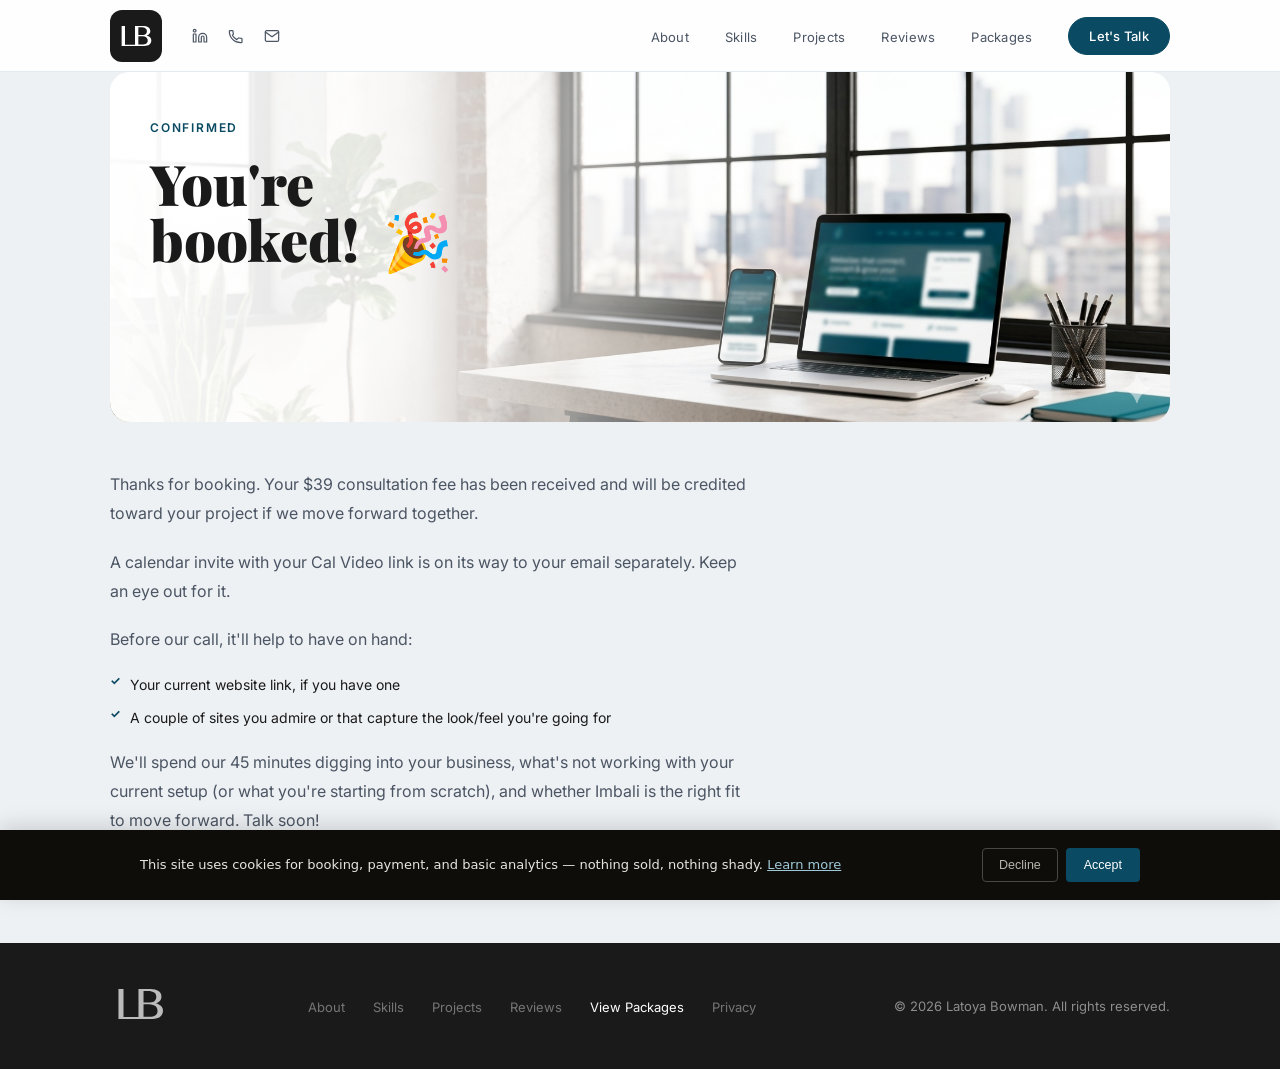
<file: thank-you.html>
<!DOCTYPE html>
<html lang="en">
<head>
  <!-- Google tag (gtag.js) -->
  <script async src="https://www.googletagmanager.com/gtag/js?id=G-7EJBCDXMCZ"></script>
  <script>
    window.dataLayer = window.dataLayer || [];
    function gtag(){dataLayer.push(arguments);}
    gtag('js', new Date());
    gtag('config', 'G-7EJBCDXMCZ');
  </script>
  <meta charset="UTF-8" />
  <meta name="viewport" content="width=device-width, initial-scale=1.0" />
  <title>You're Booked — Latoya Bowman</title>
  <link rel="preconnect" href="https://fonts.googleapis.com" />
  <link rel="preconnect" href="https://fonts.gstatic.com" crossorigin />
  <link href="https://fonts.googleapis.com/css2?family=Playfair+Display:ital,wght@0,700;0,900;1,400;1,700&family=Inter:wght@300;400;500;600&display=swap" rel="stylesheet" />
  <link rel="stylesheet" href="css/style.css" />
</head>
<body>

  <!-- NAV -->
  <nav id="navbar">
    <div class="nav-left">
    <a href="index.html#hero" class="nav-logo">
      <div class="logo-badge">
        <svg xmlns="http://www.w3.org/2000/svg" viewBox="0 0 80 56.75">
          <defs><style>.cls-1{fill:none;}</style></defs>
          <g><g id="Layer_1"><g id="Layer_1-2"><g>
            <path class="cls-1" d="M60.23,13.22c-.93-.81-2.14-1.44-3.64-1.91s-3.34-.7-5.52-.7h-7.16v16.82h7.37c1.98,0,3.69-.19,5.16-.56,1.46-.38,2.66-.91,3.61-1.59.95-.68,1.65-1.5,2.11-2.46.46-.96.69-2.01.69-3.15,0-1.29-.2-2.48-.61-3.58s-1.07-2.05-2-2.86h0Z"/>
            <path fill="white" d="M70.91,33.96c-.45-1.13-1.09-2.12-1.91-2.97s-1.82-1.54-2.98-2.09-2.47-.94-3.92-1.16v-.12c1.45-.69,2.65-1.37,3.59-2.03s1.71-1.37,2.28-2.11c.57-.74.97-1.56,1.19-2.43.23-.88.34-1.88.34-3,0-1.47-.36-2.81-1.07-4.04-.71-1.22-1.72-2.27-3.01-3.15s-2.85-1.56-4.65-2.03-3.79-.72-5.95-.72h-16.33v37.93h-20.24V8.1h-6.82v40.55h45.99c2.16,0,4.11-.28,5.86-.86,1.75-.57,3.23-1.35,4.47-2.34s2.18-2.15,2.85-3.49c.66-1.33.99-2.77.99-4.3,0-1.34-.23-2.58-.67-3.72h0ZM45.31,10.79h5.63c2.04,0,3.79.18,5.25.55s2.66.9,3.61,1.59c.95.69,1.65,1.52,2.09,2.49s.67,2.04.67,3.23c0,1.1-.19,2.12-.56,3.07s-.93,1.76-1.67,2.45c-.73.68-1.63,1.22-2.69,1.61-1.06.39-2.27.58-3.64.58h-8.69v-15.58h0ZM63.55,41.07c-.46.96-1.16,1.78-2.11,2.46-.95.68-2.15,1.21-3.61,1.59-1.46.38-3.18.56-5.16.56h-7.37v-16.82h7.16c2.18,0,4.02.23,5.52.7s2.71,1.11,3.64,1.91,1.6,1.76,2,2.86.61,2.3.61,3.58c0,1.14-.23,2.19-.69,3.15h0Z"/>
          </g></g></g></g>
        </svg>
      </div>
    </a>
    <div class="nav-social">
      <a href="https://linkedin.com/in/latoyabowman" target="_blank" title="LinkedIn" class="nav-icon">
        <svg viewBox="0 0 24 24" fill="none" stroke="currentColor" stroke-width="1.8" stroke-linecap="round" stroke-linejoin="round"><path d="M16 8a6 6 0 016 6v7h-4v-7a2 2 0 00-2-2 2 2 0 00-2 2v7h-4v-7a6 6 0 016-6z"/><rect x="2" y="9" width="4" height="12"/><circle cx="4" cy="4" r="2"/></svg>
      </a>
      <a href="tel:+18325602525" aria-label="Phone" class="nav-icon">
        <svg viewBox="0 0 24 24" fill="none" stroke="currentColor" stroke-width="1.8" stroke-linecap="round" stroke-linejoin="round"><path d="M6.6 10.8a15.2 15.2 0 006.6 6.6l2.2-2.2a1 1 0 011-.25 11.4 11.4 0 003.58.57 1 1 0 011 1V21a1 1 0 01-1 1A17 17 0 012 5a1 1 0 011-1h3.5a1 1 0 011 1 11.4 11.4 0 00.57 3.57 1 1 0 01-.25 1z"/></svg>
      </a>      <a href="mailto:latoya.bowman@outlook.com" title="Email" class="nav-icon">
        <svg viewBox="0 0 24 24" fill="none" stroke="currentColor" stroke-width="1.8" stroke-linecap="round" stroke-linejoin="round"><path d="M4 4h16c1.1 0 2 .9 2 2v12c0 1.1-.9 2-2 2H4c-1.1 0-2-.9-2-2V6c0-1.1.9-2 2-2z"/><polyline points="22,6 12,13 2,6"/></svg>
      </a>
    </div>
    </div>
    <ul class="nav-links" id="navLinks">
      <li><a href="index.html#about" onclick="closeMenu()">About</a></li>
      <li><a href="index.html#skills" onclick="closeMenu()">Skills</a></li>
      <li><a href="index.html#projects" onclick="closeMenu()">Projects</a></li>
      <li><a href="index.html#reviews" onclick="closeMenu()">Reviews</a></li>
      <li><a href="packages.html" onclick="closeMenu()">Packages</a></li>
      <li><a href="index.html#contact" class="nav-cta" onclick="closeMenu()">Let's Talk</a></li>
    </ul>
    <button class="hamburger" id="hamburger" aria-label="Menu" onclick="toggleMenu()">
      <span></span><span></span><span></span>
    </button>
  </nav>

  <main class="thank-you-page">
    <div class="container">

      <section class="thank-you-banner" aria-label="Booking confirmed">
        <img
          src="images/thank-you-banner.png"
          alt=""
          class="thank-you-banner__image"
          width="1792"
          height="592"
        />
        <div class="thank-you-banner__overlay">
          <p class="hero-eyebrow">Confirmed</p>
          <h1 class="hero-headline">You're booked!&nbsp;&nbsp;<span class="thank-you-headline-emoji" aria-hidden="true">🎉</span></h1>
        </div>
      </section>

      <section class="thank-you-content">
        <p class="about-text">Thanks for booking. Your $39 consultation fee has been received and will be credited toward your project if we move forward together.</p>
        <p class="about-text">A calendar invite with your Cal Video link is on its way to your email separately. Keep an eye out for it.</p>
        <p class="about-text">Before our call, it'll help to have on hand:</p>
        <ul class="booking-includes-list thank-you-list">
          <li>Your current website link, if you have one</li>
          <li>A couple of sites you admire or that capture the look/feel you're going for</li>
        </ul>
        <p class="about-text">We'll spend our 45 minutes digging into your business, what's not working with your current setup (or what you're starting from scratch), and whether Imbali is the right fit to move forward. Talk soon!</p>
      </section>

    </div>
  </main>

  <!-- FOOTER -->
  <footer>
    <div class="container">
      <div class="footer-inner">
        <a href="index.html#hero" class="footer-logo">
          <svg xmlns="http://www.w3.org/2000/svg" viewBox="0 0 80 56.75" height="28">
            <defs><style>.cls-1{fill:none;}</style></defs>
            <g><g id="Layer_1"><g id="Layer_1-2"><g>
              <path class="cls-1" d="M60.23,13.22c-.93-.81-2.14-1.44-3.64-1.91s-3.34-.7-5.52-.7h-7.16v16.82h7.37c1.98,0,3.69-.19,5.16-.56,1.46-.38,2.66-.91,3.61-1.59.95-.68,1.65-1.5,2.11-2.46.46-.96.69-2.01.69-3.15,0-1.29-.2-2.48-.61-3.58s-1.07-2.05-2-2.86h0Z"/>
              <path fill="rgba(255,255,255,0.6)" d="M70.91,33.96c-.45-1.13-1.09-2.12-1.91-2.97s-1.82-1.54-2.98-2.09-2.47-.94-3.92-1.16v-.12c1.45-.69,2.65-1.37,3.59-2.03s1.71-1.37,2.28-2.11c.57-.74.97-1.56,1.19-2.43.23-.88.34-1.88.34-3,0-1.47-.36-2.81-1.07-4.04-.71-1.22-1.72-2.27-3.01-3.15s-2.85-1.56-4.65-2.03-3.79-.72-5.95-.72h-16.33v37.93h-20.24V8.1h-6.82v40.55h45.99c2.16,0,4.11-.28,5.86-.86,1.75-.57,3.23-1.35,4.47-2.34s2.18-2.15,2.85-3.49c.66-1.33.99-2.77.99-4.3,0-1.34-.23-2.58-.67-3.72h0ZM45.31,10.79h5.63c2.04,0,3.79.18,5.25.55s2.66.9,3.61,1.59c.95.69,1.65,1.52,2.09,2.49s.67,2.04.67,3.23c0,1.1-.19,2.12-.56,3.07s-.93,1.76-1.67,2.45c-.73.68-1.63,1.22-2.69,1.61-1.06.39-2.27.58-3.64.58h-8.69v-15.58h0ZM63.55,41.07c-.46.96-1.16,1.78-2.11,2.46-.95.68-2.15,1.21-3.61,1.59-1.46.38-3.18.56-5.16.56h-7.37v-16.82h7.16c2.18,0,4.02.23,5.52.7s2.71,1.11,3.64,1.91,1.6,1.76,2,2.86.61,2.3.61,3.58c0,1.14-.23,2.19-.69,3.15h0Z"/>
            </g></g></g></g>
          </svg>
        </a>
        <ul class="footer-links">
          <li><a href="index.html#about">About</a></li>
          <li><a href="index.html#skills">Skills</a></li>
          <li><a href="index.html#projects">Projects</a></li>
          <li><a href="index.html#reviews">Reviews</a></li>
          <li><a href="packages.html" class="footer-link-highlight">View Packages</a></li>
          <li><a href="privacy.html">Privacy</a></li>
        </ul>
        <p class="footer-copy">© 2026 Latoya Bowman. All rights reserved.</p>
      </div>
    </div>
  </footer>

  <script src="js/nav.js"></script>

  <div id="imbali-cookie-banner-mount"></div>
  <script src="/js/cookie-banner.js"></script>
</body>
</html>
</file>
<file: css/style.css>
*, *::before, *::after { box-sizing: border-box; margin: 0; padding: 0; }

    :root {
      --teal: #0a4a63;
      --teal-light: #0d6080;
      --teal-pale: #e8f4f9;
      --white: #ffffff;
      --off-white: #eef1f4;
      --text: #1a1a1a;
      --text-muted: #4b5563;
      --border: #e5eaee;
      --radius: 12px;
      --radius-lg: 20px;
      /* Shared band min-height — measured at 1440×900, reduced 100px from 774 */
      --section-min-height: 674px;
      --hero-min-height: 524px;
      --section-padding-y: 100px;
    }

    html {
      scroll-behavior: smooth;
      overflow-x: hidden;
      max-width: 100%;
    }

    body {
      font-family: 'Inter', sans-serif;
      color: var(--text);
      background: var(--white);
      overflow-x: hidden;
      max-width: 100%;
    }


    .nav-social {
      display: flex;
      align-items: center;
      gap: 16px;
      margin-left: 8px;
    }
    .nav-icon {
      display: flex;
      align-items: center;
      color: var(--text-muted);
      transition: color 0.2s;
      text-decoration: none;
    }
    .nav-icon:hover { color: var(--teal); }
    .nav-icon svg { width: 18px; height: 18px; }

    /* ── NAV ── */
    nav {
      position: fixed;
      top: 0; left: 0; right: 0;
      z-index: 100;
      display: flex;
      align-items: center;
      justify-content: space-between;
      padding: 0 40px;
      height: 72px;
      background: rgba(255,255,255,0.92);
      backdrop-filter: blur(12px);
      border-bottom: 1px solid var(--border);
      transition: box-shadow 0.3s;
    }

    @media (min-width: 1140px) {
      nav {
        padding: 0 calc((100vw - 1140px) / 2 + 40px);
      }
    }
    .nav-left {
      display: flex;
      align-items: center;
      gap: 10px;
    }
    nav.scrolled { box-shadow: 0 2px 20px rgba(10,74,99,0.08); }

    .nav-logo svg { height: 28px; width: auto; }
    .logo-badge svg path:not(.cls-1) { fill: white !important; }
    .logo-badge {
      background: #1a1a1a;
      border-radius: 12px;
      width: 52px;
      height: 52px;
      display: flex;
      align-items: center;
      justify-content: center;
      transition: background 0.2s;
    }
    .nav-logo:hover .logo-badge { background: var(--teal); }
    .nav-logo path:not(.cls-1) { fill: var(--teal); }
    .logo-badge path:not(.cls-1) { fill: white !important; }

    .nav-links {
      display: flex;
      align-items: center;
      gap: 36px;
      list-style: none;
    }
    .nav-links a {
      font-size: 13px;
      font-weight: 400;
      color: var(--text-muted);
      text-decoration: none;
      letter-spacing: 0.02em;
      transition: color 0.2s;
    }
    .nav-links a:hover { color: var(--teal); }

    .nav-cta {
      background: var(--teal);
      color: var(--white) !important;
      padding: 0 20px;
      height: 38px;
      border-radius: 100px !important;
      font-family: 'Inter', sans-serif !important;
      font-size: 13px !important;
      font-weight: 500 !important;
      letter-spacing: 0.01em;
      border: 1.5px solid var(--teal);
      transition: background 0.25s ease, color 0.25s ease !important;
      display: inline-flex !important;
      align-items: center !important;
      justify-content: center !important;
      box-sizing: border-box !important;
    }
    .nav-cta:hover { background: transparent !important; color: var(--teal) !important; }

    .nav-social {
      display: flex;
      align-items: center;
      gap: 4px;
      margin-left: 12px;
    }
    .nav-icon {
      display: flex;
      align-items: center;
      justify-content: center;
      width: 32px; height: 32px;
      border-radius: 50%;
      color: var(--text-muted);
      transition: color 0.2s, background 0.2s;
      text-decoration: none;
    }
    .nav-icon:hover { color: var(--teal); background: var(--teal-pale); }
    .nav-icon svg { width: 16px; height: 16px; }

    /* ── HERO ── */
    .section-band {
      min-height: var(--section-min-height);
    }

    #hero {
      position: relative;
      margin-top: 72px;
      padding: 0;
      display: block;
      background: var(--white);
      min-height: var(--hero-min-height);
      box-sizing: border-box;
    }

    .hero-left {
      position: absolute;
      top: 0;
      left: 0;
      height: 100%;
      z-index: 2;
      display: flex;
      flex-direction: column;
      justify-content: center;
      box-sizing: border-box;
      width: 40%;
      max-width: 520px;
      padding: 0 40px;
      background: transparent;
    }

    .hero-left .hero-eyebrow,
    .hero-left .hero-headline,
    .hero-left .hero-buttons {
      max-width: 100%;
      width: auto;
    }

    .hero-left .hero-headline {
      width: max-content;
    }

    .hero-left .hero-sub {
      max-width: min(100%, calc(5.85 * clamp(2.375rem, 4.5vw, 3.5rem)));
      width: auto;
    }

    @media (min-width: 1140px) {
      .hero-left {
        left: calc((100vw - 1140px) / 2);
        padding-left: 40px;
        padding-right: 40px;
      }
    }

    @media (max-width: 900px) {
      .hero-left {
        left: 0;
        padding-left: 24px;
        padding-right: 24px;
      }
    }

    .hero-eyebrow {
      font-size: 12px;
      font-weight: 600;
      letter-spacing: 0.15em;
      text-transform: uppercase;
      color: var(--teal);
      margin-bottom: 20px;
      opacity: 0;
      transform: translateY(12px);
      animation: fadeUp 0.6s ease forwards 0.2s;
    }

    .hero-headline {
      font-family: 'Playfair Display', serif;
      font-size: clamp(38px, 4.5vw, 56px);
      font-weight: 900;
      line-height: 1.0;
      color: var(--text);
      margin-bottom: 24px;
    }

    .hero-headline .word {
      display: inline-block;
      opacity: 0;
      transform: translateY(24px);
      animation: fadeUp 0.5s ease forwards;
    }

    .hero-headline em {
      font-style: italic;
      color: var(--teal);
      font-weight: 700;
    }

    .hero-sub {
      font-size: 15px;
      color: var(--text-muted);
      line-height: 1.6;
      margin-bottom: 28px;
      opacity: 0;
      animation: fadeUp 0.6s ease forwards 0.9s;
    }

    .hero-buttons {
      display: flex;
      gap: 16px;
      flex-wrap: wrap;
      opacity: 0;
      animation: fadeUp 0.6s ease forwards 1.1s;
    }

    .btn-primary, button.btn-primary {
      background: var(--teal);
      color: var(--white);
      padding: 0 24px;
      height: 38px;
      border-radius: 100px;
      font-family: 'Inter', sans-serif;
      font-size: 13px;
      font-weight: 500;
      text-decoration: none;
      border: 1.5px solid var(--teal);
      transition: background 0.25s ease, color 0.25s ease, transform 0.2s ease;
      display: inline-flex;
      align-items: center;
      justify-content: center;
      box-sizing: border-box;
      cursor: pointer;
    }
    .btn-primary:hover { background: transparent; color: var(--teal); transform: translateY(-2px); }

    .btn-outline {
      background: transparent;
      color: var(--teal);
      padding: 0 24px;
      height: 38px;
      border-radius: 100px;
      font-family: 'Inter', sans-serif;
      font-size: 13px;
      font-weight: 500;
      text-decoration: none;
      border: 1.5px solid var(--teal);
      transition: background 0.25s ease, color 0.25s ease, transform 0.2s ease;
      display: inline-flex;
      align-items: center;
      justify-content: center;
      box-sizing: border-box;
    }
    .btn-outline:hover { background: var(--teal); color: var(--white); transform: translateY(-2px); }

    /* ── QUOTE CTA BANNER ── */
    .quote-cta-banner {
      background: var(--text);
      color: rgba(255, 255, 255, 0.5);
      padding: 80px 0;
      text-align: center;
    }

    .quote-cta-inner {
      display: flex;
      flex-direction: column;
      align-items: center;
      gap: 24px;
    }

    .quote-cta-headline {
      font-family: 'Playfair Display', serif;
      font-size: clamp(28px, 3.5vw, 40px);
      font-weight: 900;
      line-height: 1.15;
      color: var(--white);
      max-width: 640px;
      margin: 0;
    }

    .quote-cta-headline strong {
      font-weight: 900;
      color: var(--white);
    }

    .quote-cta-btn {
      background: var(--white);
      color: var(--teal);
      padding: 0 24px;
      height: 38px;
      border-radius: 100px;
      font-family: 'Inter', sans-serif;
      font-size: 13px;
      font-weight: 500;
      text-decoration: none;
      border: 2px solid #0a4a64;
      transition: background 0.25s ease, color 0.25s ease, transform 0.2s ease;
      display: inline-flex;
      align-items: center;
      justify-content: center;
      box-sizing: border-box;
      cursor: pointer;
      line-height: 1;
    }

    .quote-cta-btn:hover {
      background: var(--teal);
      color: var(--white);
      transform: translateY(-2px);
    }

    @media (max-width: 600px) {
      .quote-cta-banner {
        padding: 60px 0;
      }

      .quote-cta-inner {
        gap: 20px;
      }
    }

    /* ── SUBPAGE HEADER (shared top spacing + headline size) ── */
    .subpage-header .booking-header {
      margin-bottom: 48px;
    }

    .subpage-header .booking-header .hero-headline {
      font-size: clamp(28px, 3.2vw, 38px);
      line-height: 1.15;
    }

    /* ── PACKAGES PAGE ── */
    .packages-header-sub {
      color: var(--text-muted);
      max-width: 640px;
    }

    .booking-header .section-label.reveal {
      transition-delay: 0s;
    }

    .booking-header .hero-headline.reveal {
      transition-delay: 0.1s;
    }

    .booking-header .packages-header-sub.reveal {
      transition-delay: 0.2s;
    }

    .packages-grid .packages-card.reveal:nth-child(1) {
      transition-delay: 0s;
    }

    .packages-grid .packages-card.reveal:nth-child(2) {
      transition-delay: 0.1s;
    }

    .packages-grid .packages-card.reveal:nth-child(3) {
      transition-delay: 0.2s;
    }

    .packages-grid .packages-card.reveal:nth-child(4) {
      transition-delay: 0.3s;
    }

    .packages-grid {
      display: grid;
      grid-template-columns: 1fr;
      gap: 24px;
      align-items: stretch;
    }

    .packages-card.skill-card {
      background: #ffffff;
      padding: 0;
      overflow: hidden;
      height: 100%;
      display: flex;
      flex-direction: column;
      border: 2px solid #e2e6ea;
      border-radius: 22px;
      transition: transform 0.25s, box-shadow 0.25s;
    }

    .packages-card.skill-card.reveal {
      transition: opacity 0.6s ease, transform 0.6s ease, box-shadow 0.25s ease;
    }

    .packages-card.skill-card.reveal.visible {
      transition: transform 0.25s, box-shadow 0.25s, opacity 0.6s ease;
    }

    .packages-card.skill-card.packages-card--featured {
      border: 2px solid #0a4a64;
    }

    .packages-card.skill-card:hover {
      transform: translateY(-6px);
      box-shadow: 0 20px 60px rgba(10, 74, 99, 0.12);
    }

    .packages-card__top {
      padding: 28px 28px 20px;
    }

    .packages-card__title-row {
      display: flex;
      align-items: center;
      flex-wrap: wrap;
      gap: 10px;
      margin-bottom: 4px;
    }

    .packages-card__title-row .booking-tier {
      margin-bottom: 0;
    }

    .packages-badge-pill {
      display: inline-flex;
      align-items: center;
      font-family: 'Inter', sans-serif;
      font-size: 11px;
      font-weight: 600;
      letter-spacing: 0.04em;
      color: #0a4a64;
      background: #cfe3ec;
      border-radius: 100px;
      padding: 4px 12px;
      white-space: nowrap;
      flex-shrink: 0;
    }

    .packages-card__top .booking-meta {
      margin-bottom: 0;
      padding-bottom: 0;
      border-bottom: none;
    }

    .packages-card:not(.packages-card--featured) .packages-card__top {
      padding-bottom: 12px;
    }

    .packages-card:not(.packages-card--featured) .packages-card__guidance {
      padding-top: 8px;
    }

    .packages-card__guidance {
      font-size: 13px;
      line-height: 1.55;
      font-style: italic;
      color: #8a9099;
      margin: 0 0 20px;
      padding-top: 12px;
      border-top: 1px solid rgba(0, 0, 0, 0.08);
    }

    .packages-card--featured .packages-card__top {
      background: #0a4a64;
      margin: 0;
      padding: 28px 28px 20px;
      border-bottom: 1px solid rgba(0, 0, 0, 0.08);
    }

    .packages-card--featured .packages-card__body {
      padding-top: 0;
    }

    .packages-card--featured .packages-card__guidance {
      border-top: none;
      padding-top: 20px;
    }

    .packages-card--featured .packages-card__top .booking-tier {
      color: var(--white);
    }

    .packages-card--featured .packages-card__top .section-label {
      color: rgba(255, 255, 255, 0.7);
    }

    .packages-card--featured .packages-card__top .booking-price {
      margin-top: 10px;
    }

    .packages-card__body {
      padding: 14px 28px 28px;
      flex: 1;
      display: flex;
      flex-direction: column;
      min-height: 0;
    }

    .packages-card__body .booking-includes-label {
      margin-top: 0;
      margin-bottom: 10px;
    }

    .packages-card .booking-includes-list {
      gap: 6px;
      margin-bottom: 28px;
    }

    .packages-card .booking-includes-list li {
      font-size: 13px;
      padding-left: 20px;
    }

    .packages-card .booking-includes-list li::before {
      content: '✓';
      position: absolute;
      left: 0;
      top: 0.1em;
      width: auto;
      height: auto;
      border-radius: 0;
      background: none;
      color: var(--teal);
      font-size: 12px;
      font-weight: 700;
      line-height: 1;
      transform: none;
    }

    .packages-card__cta.btn-primary {
      margin-top: auto;
      align-self: stretch;
      width: 100%;
      height: 38px;
      padding: 0 24px;
      line-height: 1;
      display: flex;
      align-items: center;
      justify-content: center;
      text-align: center;
      flex-shrink: 0;
    }

    @media (min-width: 601px) and (max-width: 1199px) {
      .packages-grid {
        grid-template-columns: repeat(2, 1fr);
      }
    }

    @media (min-width: 1200px) {
      .packages-grid {
        grid-template-columns: repeat(4, 1fr);
        gap: 16px;
      }

      .packages-card__top {
        padding: 20px 18px 16px;
      }

      .packages-card--featured .packages-card__top {
        padding: 20px 18px 16px;
      }

      .packages-card__body {
        padding: 12px 18px 22px;
      }

      .packages-card__guidance {
        font-size: 12px;
      }
    }

    @media (max-width: 600px) {
      .packages-grid {
        grid-template-columns: 1fr;
        gap: 16px;
      }

      .booking-page:has(.packages-grid) .container {
        padding-left: 50px;
        padding-right: 50px;
      }

      .subpage-header .booking-header {
        margin-bottom: 24px;
      }

      .packages-card__top,
      .packages-card--featured .packages-card__top {
        padding: 20px 20px 14px;
      }

      .packages-card:not(.packages-card--featured) .packages-card__top {
        padding-bottom: 8px;
      }

      .packages-card__body {
        padding: 10px 20px 20px;
      }

      .packages-card__guidance {
        margin-bottom: 14px;
        padding-top: 8px;
        line-height: 1.5;
      }

      .packages-card:not(.packages-card--featured) .packages-card__guidance {
        padding-top: 6px;
      }

      .packages-card--featured .packages-card__guidance {
        padding-top: 14px;
      }

      .packages-card__body .booking-includes-label {
        margin-bottom: 6px;
      }

      .packages-card .booking-includes-list {
        gap: 4px;
        margin-bottom: 18px;
      }

      .packages-card .booking-includes-list li {
        line-height: 1.45;
      }

      .packages-card--featured .packages-card__top .booking-price {
        margin-top: 6px;
      }

      .packages-card__cta.btn-primary {
        height: 36px;
      }
    }

    .hero-right {
      position: absolute;
      top: -72px;
      left: 0;
      right: 0;
      width: 100%;
      height: calc(100% + 72px);
      min-height: calc(100% + 72px);
      overflow: hidden;
      z-index: 0;
      background: var(--white);
    }
    .hero-right img {
      position: absolute;
      right: 0;
      top: 0;
      z-index: 0;
      width: 66.667%;
      height: 100%;
      min-height: 100%;
      object-fit: cover;
      object-position: 32% center;
      display: block;
      margin: 0;
      padding: 0;
    }

    @media (max-width: 1200px) {
      .hero-right img {
        object-position: 38% center;
      }
    }

    @media (max-width: 1000px) {
      .hero-right img {
        object-position: 44% center;
      }
    }

    @media (max-width: 850px) {
      .hero-right img {
        object-position: 50% center;
      }
    }

    @media (max-width: 700px) {
      .hero-right img {
        object-position: 54% center;
      }
    }
    .hero-right::after {
      content: '';
      position: absolute;
      inset: 0;
      z-index: 1;
      width: 100%;
      height: 100%;
      pointer-events: none;
      background: linear-gradient(
        to right,
        #ffffff 0%,
        #ffffff 37.5%,
        rgba(255, 255, 255, 0.88) 41%,
        rgba(255, 255, 255, 0.55) 44.5%,
        rgba(255, 255, 255, 0.22) 48%,
        rgba(255, 255, 255, 0) 51.5%
      );
    }

    /* ── SECTIONS ── */
    section { padding: 100px 0; }
    .container { max-width: 1140px; margin: 0 auto; padding: 0 40px; }

    .section-label {
      font-size: 11px;
      font-weight: 600;
      letter-spacing: 0.18em;
      text-transform: uppercase;
      color: var(--teal);
      margin-bottom: 12px;
    }

    .section-title {
      font-family: 'Playfair Display', serif;
      font-size: clamp(32px, 3.5vw, 44px);
      font-weight: 900;
      line-height: 1.1;
      margin-bottom: 16px;
    }

    .section-title em {
      font-style: italic;
      color: var(--teal);
    }

    .section-sub {
      font-size: 16px;
      color: var(--text-muted);
      line-height: 1.7;
      max-width: 560px;
    }

    /* ── ABOUT ── */
    #about { background: var(--off-white); }

    .about-grid {
      display: grid;
      grid-template-columns: 1fr 1fr;
      gap: 80px;
      align-items: center;
    }

    .about-image-wrap {
      padding: 40px 40px 88px;
      width: 100%;
      max-width: 100%;
      justify-self: stretch;
      align-self: start;
    }

    .about-image-frame {
      position: relative;
      width: 100%;
      max-width: 100%;
    }

    .about-image-frame img {
      display: block;
      width: 100%;
      aspect-ratio: 4 / 5;
      height: auto;
      object-fit: cover;
      border-radius: var(--radius-lg);
    }

    .about-image-frame .about-badge {
      position: absolute;
      top: auto;
      left: auto;
      bottom: 0;
      right: 0;
      transform: translate(50%, 50%);
      margin: 0;
      background: var(--white);
      border-radius: var(--radius);
      width: 96px;
      height: 96px;
      padding: 12px;
      box-sizing: border-box;
      display: flex;
      flex-direction: column;
      align-items: center;
      justify-content: center;
      box-shadow: 0 8px 32px rgba(10,74,99,0.15);
      text-align: center;
      z-index: 1;
    }

    .about-image-placeholder {
      width: 72%;
      aspect-ratio: 4/5;
      border-radius: var(--radius-lg);
      position: relative;
      overflow: hidden;
      margin: 20px auto;
      padding: 20px;
    }

    .about-image-placeholder::before {
      content: '';
      position: absolute;
      bottom: -40px; right: -40px;
      width: 200px; height: 200px;
      background: rgba(255,255,255,0.07);
      border-radius: 50%;
    }

    .about-badge-num {
      font-family: 'Playfair Display', serif;
      font-size: 32px;
      font-weight: 900;
      color: var(--teal);
      line-height: 1;
    }
    .about-badge-label {
      font-size: 11px;
      line-height: 1.25;
      color: var(--text-muted);
      margin-top: 4px;
    }
    @media (max-width: 900px) {
      .about-image-frame .about-badge {
        width: 76px;
        height: 76px;
        padding: 8px;
        right: 0;
        transform: translate(50%, 50%);
      }
      .about-badge-num { font-size: 22px; }
      .about-badge-label { font-size: 9px; }
    }

    .about-content .section-title { margin-top: 12px; }
    .about-text {
      font-size: 16px;
      color: var(--text-muted);
      line-height: 1.8;
      margin-top: 20px;
      margin-bottom: 20px;
    }

    /* Privacy policy: compact legal prose */
    .booking-page:has(.privacy-content) .booking-header {
      margin-bottom: 28px;
    }

    .privacy-content {
      max-width: 42rem;
      padding-bottom: 48px;
      font-size: 15px;
      line-height: 1.65;
      color: var(--text-muted);
    }

    /* Override global section { padding: 100px 0 } */
    .privacy-section {
      padding: 0;
    }

    .privacy-section + .privacy-section {
      margin-top: 1.5rem;
    }

    .privacy-section .booking-tier {
      font-family: 'Inter', sans-serif;
      font-size: 1.125rem;
      font-weight: 600;
      line-height: 1.35;
      color: var(--dark);
      margin: 0 0 0.5rem;
      letter-spacing: -0.01em;
    }

    .privacy-section .about-text,
    .privacy-section .privacy-list {
      font-size: inherit;
      line-height: inherit;
      color: inherit;
      margin: 0;
    }

    .privacy-section .about-text + .about-text,
    .privacy-section .privacy-list + .about-text {
      margin-top: 0.875rem;
    }

    .privacy-list {
      list-style: disc;
      padding-left: 1.35em;
      margin-top: 0.25rem;
    }

    .privacy-list li + li {
      margin-top: 0.35rem;
    }

    .privacy-content a {
      color: var(--teal);
      text-decoration: underline;
      text-underline-offset: 2px;
    }

    .privacy-content a:hover {
      color: var(--teal-light);
    }

    @media (max-width: 900px) {
      .privacy-content,
      .privacy-content p,
      .privacy-content li {
        font-size: 15px !important;
        line-height: 1.65 !important;
      }

      .privacy-section .booking-tier {
        font-size: 1.0625rem;
      }
    }

    /* ── SKILLS ── */
    #skills { background: var(--white); }

    .skills-intro {
      display: grid;
      grid-template-columns: 1fr 1fr;
      gap: 60px;
      align-items: start;
      margin-bottom: 64px;
    }

    .skills-grid {
      display: grid;
      grid-template-columns: repeat(3, 1fr);
      gap: 24px;
    }

    .skill-card {
      background: var(--off-white);
      border-radius: var(--radius);
      padding: 32px 28px;
      border: 1px solid var(--border);
      transition: transform 0.2s, box-shadow 0.2s;
    }
    .skill-card:hover {
      transform: translateY(-4px);
      box-shadow: 0 12px 40px rgba(10,74,99,0.1);
    }

    .packages-card.skill-card {
      border-radius: 22px !important;
    }

    .packages-card__top {
      border-radius: 20px 20px 0 0;
    }

    .packages-card--featured .packages-card__top {
      border-radius: 20px 20px 0 0;
    }

    .packages-card__body {
      border-radius: 0 0 20px 20px;
    }

    .skill-icon {
      width: 44px; height: 44px;
      background: var(--teal-pale);
      border-radius: 10px;
      border: 1px solid rgba(10,74,99,0.15);
      display: flex; align-items: center; justify-content: center;
      margin-bottom: 16px;
    }
    .skill-icon svg { width: 22px; height: 22px; stroke: var(--teal); fill: none; stroke-width: 1.8; stroke-linecap: round; stroke-linejoin: round; }

    .skill-card h3 {
      font-size: 15px;
      font-weight: 600;
      margin-bottom: 10px;
    }

    .skill-tags {
      display: flex;
      flex-wrap: wrap;
      gap: 6px;
      margin-top: 12px;
    }
    .skill-tag {
      font-size: 11px;
      font-weight: 500;
      background: var(--teal-pale);
      color: var(--teal);
      padding: 4px 10px;
      border-radius: 100px;
      border: 1px solid rgba(10,74,99,0.15);
    }

    /* ── PROJECTS ── */
    #projects { background: var(--off-white); }

    .projects-header {
      display: flex;
      align-items: flex-end;
      justify-content: space-between;
      margin-bottom: 40px;
      flex-wrap: wrap;
      gap: 24px;
    }

    .filter-tabs {
      display: flex;
      gap: 8px;
      flex-wrap: wrap;
    }

    .filter-tab {
      font-size: 13px;
      font-weight: 500;
      padding: 8px 18px;
      border-radius: 100px;
      border: 1.5px solid var(--border);
      background: var(--white);
      color: var(--text-muted);
      cursor: pointer;
      transition: all 0.2s;
    }
    .filter-tab:hover { border-color: var(--teal); color: var(--teal); }
    .filter-tab.active {
      background: var(--teal);
      color: var(--white);
      border-color: var(--teal);
    }

    .projects-grid {
      display: grid;
      grid-template-columns: repeat(3, 1fr);
      gap: 24px;
    }

    .project-card {
      background: var(--white);
      border-radius: var(--radius-lg);
      overflow: hidden;
      cursor: pointer;
      transition: transform 0.25s, box-shadow 0.25s;
      border: 1px solid var(--border);
    }
    .project-card:hover {
      transform: translateY(-6px);
      box-shadow: 0 20px 60px rgba(10,74,99,0.12);
    }
    .project-card.hidden { display: none; }

    .project-thumb {
      width: 100%;
      aspect-ratio: 16/10;
      object-fit: cover;
      display: block;
      background: linear-gradient(135deg, var(--teal-pale), var(--teal));
    }

    .project-thumb-placeholder {
      width: 100%;
      aspect-ratio: 16/10;
      display: flex;
      align-items: center;
      justify-content: center;
      font-size: 13px;
      font-weight: 500;
      color: rgba(255,255,255,0.7);
      letter-spacing: 0.05em;
    }

    .project-info {
      padding: 24px;
    }

    .project-category {
      font-size: 11px;
      font-weight: 600;
      letter-spacing: 0.12em;
      text-transform: uppercase;
      color: var(--teal);
      margin-bottom: 8px;
    }

    .project-info h3 {
      font-family: 'Playfair Display', serif;
      font-size: 20px;
      font-weight: 700;
      margin-bottom: 8px;
    }

    .project-info p {
      font-size: 14px;
      color: var(--text-muted);
      line-height: 1.6;
    }

    .project-arrow {
      display: inline-flex;
      align-items: center;
      gap: 6px;
      font-size: 13px;
      font-weight: 600;
      color: var(--teal);
      margin-top: 16px;
    }

    /* ── REVIEWS ── */
    #reviews { background: var(--teal); }

    #reviews .section-label { color: rgba(255,255,255,0.5); }
    #reviews .section-title { color: var(--white); }
    #reviews .section-title em { color: rgba(255,255,255,0.6); }

    .reviews-grid {
      display: grid;
      grid-template-columns: repeat(3, 1fr);
      gap: 24px;
      margin-top: 56px;
    }

    .review-card {
      background: rgba(255,255,255,0.08);
      border: 1px solid rgba(255,255,255,0.12);
      border-radius: var(--radius-lg);
      padding: 36px 32px;
      transition: background 0.2s;
    }
    .review-card:hover { background: rgba(255,255,255,0.12); }

    .review-stars {
      display: flex;
      gap: 4px;
      margin-bottom: 20px;
      color: #ffffff;
      font-size: 16px;
    }
    .star { color: #ffffff; font-size: 16px; }

    .review-text {
      font-size: 15px;
      color: rgba(255,255,255,0.85);
      line-height: 1.75;
      margin-bottom: 28px;
      font-style: italic;
    }

    .review-author {
      display: flex;
      align-items: center;
      gap: 14px;
    }

    .review-avatar {
      width: 44px; height: 44px;
      border-radius: 50%;
      background: rgba(255,255,255,0.15);
      display: flex; align-items: center; justify-content: center;
      font-size: 16px;
      font-weight: 700;
      color: white;
      font-family: 'Playfair Display', serif;
      flex-shrink: 0;
    }

    .review-name {
      font-size: 14px;
      font-weight: 600;
      color: var(--white);
    }
    .review-role {
      font-size: 12px;
      color: rgba(255,255,255,0.5);
      margin-top: 2px;
    }

    /* ── CONTACT ── */
    #contact { background: var(--off-white); }

    .contact-grid {
      display: grid;
      grid-template-columns: 1fr 1fr;
      gap: 80px;
      align-items: center;
    }

    .contact-form {
      display: flex;
      flex-direction: column;
      gap: 16px;
    }

    .form-group {
      display: flex;
      flex-direction: column;
      gap: 6px;
    }

    .form-group label {
      font-size: 13px;
      font-weight: 500;
      color: var(--text);
    }

    .form-group input,
    .form-group textarea,
    .form-group select {
      font-family: 'Inter', sans-serif;
      font-size: 14px;
      padding: 12px 16px;
      border: 1.5px solid var(--border);
      border-radius: var(--radius);
      background: var(--white);
      color: var(--text);
      outline: none;
      transition: border-color 0.2s;
    }
    .form-group input:focus,
    .form-group textarea:focus,
    .form-group select:focus { border-color: var(--teal); }

    .form-group textarea { resize: vertical; min-height: 120px; }

    .form-row { display: grid; grid-template-columns: 1fr 1fr; gap: 16px; }


    .contact-info .section-title { margin-bottom: 16px; }
    .contact-info .section-sub { margin-bottom: 40px; }

    .contact-item {
      display: flex;
      gap: 16px;
      align-items: flex-start;
      margin-bottom: 24px;
    }
    .contact-icon {
      width: 40px; height: 40px;
      background: var(--teal-pale);
      border-radius: 10px;
      border: 1px solid rgba(10,74,99,0.15);
      display: flex; align-items: center; justify-content: center;
      flex-shrink: 0;
    }
    .contact-icon svg { width: 18px; height: 18px; stroke: var(--teal); fill: none; stroke-width: 1.8; stroke-linecap: round; stroke-linejoin: round; }
    .contact-item-label { font-size: 12px; color: var(--text-muted); margin-bottom: 2px; }
    .contact-item-value { font-size: 15px; font-weight: 500; color: var(--text); }

    /* ── FOOTER ── */
    footer {
      background: var(--text);
      color: rgba(255,255,255,0.5);
      padding: 40px 0;
    }

    .footer-inner {
      display: flex;
      align-items: center;
      justify-content: space-between;
    }

    .footer-logo svg { height: 42px; }
    .footer-logo path:not(.cls-1) { fill: rgba(255,255,255,0.7); }

    .footer-links {
      display: flex;
      gap: 28px;
      list-style: none;
    }
    .footer-links a {
      font-size: 13px;
      color: rgba(255,255,255,0.4);
      text-decoration: none;
      transition: color 0.2s;
    }
    .footer-links a:hover { color: rgba(255,255,255,0.8); }

    .footer-links a.footer-link-highlight {
      color: var(--white);
    }

    .footer-links a.footer-link-highlight:hover {
      color: var(--white);
    }

    .footer-copy { font-size: 13px; }

    /* ── MODAL ── */
    .modal-overlay {
      position: fixed;
      inset: 0;
      z-index: 200;
      background: rgba(10,74,99,0.5);
      backdrop-filter: blur(6px);
      display: flex;
      align-items: center;
      justify-content: center;
      padding: 40px;
      opacity: 0;
      pointer-events: none;
      transition: opacity 0.3s;
    }
    .modal-overlay.open {
      opacity: 1;
      pointer-events: all;
    }

    .modal {
      background: var(--white);
      border-radius: var(--radius-lg);
      max-width: 1000px;
      width: 100%;
      max-height: 85vh;
      overflow-y: auto;
      display: grid;
      grid-template-columns: 1fr 1fr;
      transform: translateY(20px);
      transition: transform 0.3s;
    }
    .modal-overlay.open .modal { transform: translateY(0); }

    .modal-content { padding: 52px 48px; overflow-y: auto; }

    .modal-close {
      position: absolute;
      top: 24px; right: 24px;
      width: 36px; height: 36px;
      background: var(--off-white);
      border: none;
      border-radius: 50%;
      cursor: pointer;
      display: flex; align-items: center; justify-content: center;
      font-size: 18px;
      color: var(--text-muted);
      transition: background 0.2s;
    }
    .modal-close:hover { background: var(--border); }

    .modal-eyebrow {
      font-size: 11px;
      font-weight: 600;
      letter-spacing: 0.15em;
      text-transform: uppercase;
      color: var(--teal);
      margin-bottom: 12px;
    }
    .modal-title {
      font-family: 'Playfair Display', serif;
      font-size: 32px;
      font-weight: 900;
      line-height: 1.1;
      margin-bottom: 20px;
    }
    .modal-body {
      font-size: 15px;
      color: var(--text-muted);
      line-height: 1.8;
    }
    .modal-body p { margin-bottom: 14px; }

    .modal-meta {
      display: flex;
      flex-wrap: wrap;
      gap: 8px;
      margin-top: 24px;
    }
    .modal-tag {
      font-size: 12px;
      font-weight: 500;
      background: var(--teal-pale);
      color: var(--teal);
      padding: 5px 12px;
      border-radius: 100px;
    }

    .modal-images {
      background: var(--off-white);
      border-radius: 0 var(--radius-lg) var(--radius-lg) 0;
      padding: 32px 24px;
      display: flex;
      flex-direction: column;
      gap: 16px;
      overflow-y: auto;
    }

    .modal-img {
      width: 100%;
      border-radius: var(--radius);
      background: linear-gradient(135deg, var(--teal-pale), var(--teal));
      aspect-ratio: 16/10;
      display: flex;
      align-items: center;
      justify-content: center;
      color: rgba(255,255,255,0.5);
      font-size: 13px;
    }

    /* ── ANIMATIONS ── */
    @keyframes fadeUp {
      to { opacity: 1; transform: translateY(0); }
    }

    .reveal {
      opacity: 0;
      transform: translateY(28px);
      transition: opacity 0.6s ease, transform 0.6s ease;
    }
    .reveal.visible {
      opacity: 1;
      transform: translateY(0);
    }

    /* ── RESPONSIVE ── */
    @media (max-width: 900px) {
      /* NAV */
      nav { padding: 0 24px; }

      /* GLOBAL BODY TEXT */
      p, li, .section-sub, .skill-card p, .project-info p,
      .review-text, .contact-item-value, .contact-item-label,
      .form-group label, .about-text, .modal-body { font-size: 13px !important; line-height: 1.6 !important; }
      .section-label { font-size: 10px !important; }

      /* ABOUT — keep two-col but smaller */
      .about-grid { grid-template-columns: 1fr 1fr !important; gap: 24px; }
      .about-text { font-size: 13px !important; line-height: 1.6 !important; }
      #about .section-sub { font-size: 13px !important; }

      /* OTHER SECTIONS — collapse */
      .skills-intro, .contact-grid { grid-template-columns: 1fr; gap: 40px; }
      .skills-grid { grid-template-columns: 1fr 1fr; }
      .projects-grid { grid-template-columns: 1fr 1fr; }
      .reviews-grid { grid-template-columns: 1fr; }
      .modal { grid-template-columns: 1fr; }
      .modal-images { border-radius: 0 0 var(--radius-lg) var(--radius-lg); }
      .footer-inner {
        flex-direction: column;
        align-items: center;
        gap: 20px;
        text-align: center;
      }

      .footer-links {
        justify-content: center;
        flex-wrap: wrap;
        gap: 12px 20px;
      }

      .footer-copy {
        text-align: center;
        width: 100%;
      }

      .packages-card .booking-tier {
        font-size: 28px !important;
        line-height: 1.1 !important;
      }

      .packages-card .booking-price {
        font-size: 25px !important;
        line-height: 1.1 !important;
      }

      .quote-cta-headline {
        font-size: 28px !important;
        line-height: 1.1 !important;
      }
    }

    @media (max-width: 600px) {
      .skills-grid, .projects-grid { grid-template-columns: 1fr; }
      .form-row { grid-template-columns: 1fr; }
      section { padding: 60px 0; }
      #about { padding-top: 40px; }
      section#hero { padding: 0 !important; margin-bottom: 0 !important; }
      .section-title { font-size: clamp(34px, 9vw, 44px) !important; line-height: 1.05 !important; }
      .section-label { font-size: 10px !important; }
      .skills-intro { gap: 12px !important; margin-bottom: 28px !important; }
      #skills { padding: 48px 0 !important; }

      .container {
        padding: 0 30px;
      }

      nav {
        padding: 0 30px;
      }

      .form-group input,
      .form-group textarea,
      .form-group select {
        width: 100%;
      }
    }

    /* ── HAMBURGER ── */
    .hamburger {
      display: none;
      flex-direction: column;
      align-items: center;
      justify-content: center;
      gap: 5px;
      width: 36px;
      height: 36px;
      background: none;
      border: none;
      cursor: pointer;
      padding: 0;
      border-radius: 6px;
      transition: background 0.2s;
    }
    .hamburger:hover { background: var(--teal-pale); }
    .hamburger span {
      display: block;
      width: 22px;
      height: 2px;
      background: var(--text);
      border-radius: 2px;
      transition: all 0.25s ease;
      transform-origin: center;
    }
    .hamburger.open span:nth-child(1) { transform: translateY(7px) rotate(45deg); }
    .hamburger.open span:nth-child(2) { opacity: 0; transform: scaleX(0); }
    .hamburger.open span:nth-child(3) { transform: translateY(-7px) rotate(-45deg); }

    /* ── MOBILE PHONES ONLY ── */
    @media (max-width: 600px) {

      /* HERO: image on top, text below, single column */
      #hero {
        height: auto !important;
        min-height: unset !important;
        max-height: unset !important;
        margin-top: 72px !important;
        padding: 0 !important;
        display: flex !important;
        flex-direction: column !important;
      }
      .hero-right {
        position: relative !important;
        top: -72px !important;
        left: auto !important;
        width: 100% !important;
        height: calc(58vw + 72px) !important;
        min-height: calc(200px + 72px) !important;
        margin-bottom: -72px !important;
        order: 1 !important;
        z-index: 0 !important;
        flex-shrink: 0 !important;
        overflow: hidden !important;
      }
      .hero-right img {
        width: 100% !important;
        height: 100% !important;
        min-height: 100% !important;
        object-fit: cover !important;
        object-position: 48% center !important;
        margin-left: 0 !important;
        right: auto !important;
        left: 0 !important;
      }
      .hero-right::after {
        background: linear-gradient(to bottom, rgba(255,255,255,0) 50%, rgba(255,255,255,0.3) 100%) !important;
      }
      .hero-left {
        position: relative !important;
        top: auto !important;
        left: auto !important;
        width: 100% !important;
        max-width: 100% !important;
        height: auto !important;
        order: 2 !important;
        z-index: 1 !important;
        display: flex !important;
        flex-direction: column !important;
        padding: 28px 30px 32px !important;
        background: var(--white) !important;
        margin: 0 !important;
      }
      .hero-left .hero-eyebrow,
      .hero-left .hero-headline,
      .hero-left .hero-sub,
      .hero-left .hero-buttons {
        max-width: 100% !important;
      }
      .hero-eyebrow { font-size: 10px !important; margin-bottom: 8px !important; }
      .hero-headline { font-size: clamp(36px, 9vw, 48px) !important; line-height: 1.0 !important; margin-bottom: 14px !important; }
      .hero-sub { font-size: 13px !important; line-height: 1.6 !important; margin-bottom: 20px !important; max-width: 100% !important; }
      .hero-buttons { flex-direction: row !important; flex-wrap: wrap !important; gap: 10px !important; }

      /* ABOUT: single column on mobile */
      .about-grid { grid-template-columns: 1fr !important; gap: 32px !important; }
      .about-image-wrap {
        width: 100%;
        max-width: 100%;
        margin: 0;
        padding: 40px 40px 78px;
        justify-self: stretch;
      }

      .about-image-frame .about-badge {
        right: 0 !important;
        transform: translate(50%, 50%) !important;
      }
    }


    /* ── TABLET + PHONE: hamburger replaces nav links ── */
    @media (max-width: 900px) {
      .hamburger { display: flex; }
      .nav-links {
        display: none;
        position: fixed;
        top: 72px;
        left: 0; right: 0;
        background: rgba(255,255,255,0.98);
        backdrop-filter: blur(12px);
        flex-direction: column;
        align-items: center;
        gap: 0;
        padding: 16px 0 24px;
        border-bottom: 1px solid var(--border);
        box-shadow: 0 8px 32px rgba(0,0,0,0.08);
        z-index: 99;
      }
      .nav-links.open {
        display: flex;
      }
      .nav-links li { width: 100%; text-align: center; }
      .nav-links a {
        display: block;
        padding: 14px 24px;
        font-size: 15px !important;
        font-weight: 500 !important;
      }
      .nav-links .nav-cta {
        margin: 8px auto 0;
        width: auto;
        display: inline-flex !important;
      }
    }

    .modal-link {
      display: inline-flex;
      align-items: center;
      gap: 8px;
      margin-top: 20px;
      padding: 9px 20px;
      border-radius: 100px;
      font-family: 'Inter', sans-serif;
      font-size: 13px;
      font-weight: 500;
      text-decoration: none;
      border: 1.5px solid var(--teal);
      color: var(--teal);
      background: transparent;
      transition: background 0.25s ease, color 0.25s ease;
      box-sizing: border-box;
    }
    .modal-link:hover { background: var(--teal); color: white; }
    .modal-link svg { width: 14px; height: 14px; stroke: currentColor; fill: none; stroke-width: 2; stroke-linecap: round; stroke-linejoin: round; }
    .modal-inactive {
      display: inline-flex;
      align-items: center;
      gap: 8px;
      margin-top: 20px;
      padding: 9px 20px;
      border-radius: 100px;
      font-family: 'Inter', sans-serif;
      font-size: 13px;
      font-weight: 500;
      color: var(--text-muted);
      background: var(--border);
      border: 1.5px solid var(--border);
      cursor: default;
      box-sizing: border-box;
    }

    /* ── BOOKING PAGE ── */
    .booking-page {
      min-height: 100vh;
      padding: 72px 0 88px;
      background: var(--off-white);
    }

    /* Subpages: extra breathing room below the fixed nav */
    .subpage-header.booking-page {
      padding-top: 88px;
    }

    .booking-header {
      margin-bottom: 40px;
    }

    .booking-header .hero-headline {
      margin-bottom: 16px;
    }

    .booking-grid {
      display: flex;
      flex-direction: column;
      gap: 32px;
    }

    .booking-embeds {
      display: flex;
      flex-direction: column;
      gap: 48px;
      width: 100%;
      min-width: 0;
    }

    .cal-frame {
      position: relative;
      width: 100%;
      min-width: 0;
      padding: 16px;
      box-sizing: border-box;
      border-radius: var(--radius);
      overflow: visible;
    }

    .cal-frame-bg {
      position: absolute;
      inset: 0;
      background: var(--teal);
      z-index: 0;
      border-radius: var(--radius);
      pointer-events: none;
    }

    .cal-frame #my-cal-inline-45min {
      position: relative;
      z-index: 1;
      width: 100%;
      min-width: 0;
      overflow: auto;
      -webkit-overflow-scrolling: touch;
    }

    .cal-frame #my-cal-inline-45min > style {
      display: none !important;
    }

    .cal-frame iframe {
      display: block;
      width: 100%;
      border: none;
      border-radius: 8px;
      min-height: 400px;
    }

    .cal-error-message {
      display: flex;
      flex-direction: column;
      align-items: center;
      justify-content: center;
      height: 100%;
      min-height: 300px;
      text-align: center;
      color: rgba(255, 255, 255, 0.9);
      font-family: 'Inter', sans-serif;
      padding: 32px;
    }

    .cal-error-message p {
      margin: 4px 0;
    }

    @media (min-width: 1024px) {
      .cal-frame {
        min-height: 0;
      }

      .cal-frame #my-cal-inline-45min {
        min-width: 0;
        width: 100%;
      }
    }

    .booking-tier {
      font-family: 'Playfair Display', serif;
      font-size: clamp(24px, 3vw, 30px);
      font-weight: 900;
      line-height: 1.1;
      color: var(--teal);
      margin: 0 0 6px;
    }

    .booking-price {
      font-family: 'Playfair Display', serif;
      font-size: 22px;
      font-weight: 700;
      color: var(--text);
      margin: 0 0 4px;
    }

    .booking-meta {
      font-size: 13px;
      color: var(--text-muted);
      margin: 0 0 24px;
      padding-bottom: 24px;
      border-bottom: 1px solid var(--border);
    }

    .packages-card--featured .packages-card__top .booking-price,
    .packages-card--featured .packages-card__top .booking-meta {
      color: #ffffff;
    }

    .booking-includes-label {
      font-size: 12px;
      font-weight: 600;
      letter-spacing: 0.08em;
      text-transform: uppercase;
      color: var(--teal);
      margin: 0 0 14px;
    }

    .booking-includes-list {
      list-style: none;
      margin: 0;
      padding: 0;
      display: flex;
      flex-direction: column;
      gap: 12px;
    }

    .booking-includes-list li {
      position: relative;
      padding-left: 20px;
      font-size: 14px;
      line-height: 1.5;
      color: var(--text);
    }

    .booking-includes-list li::before {
      content: '✓';
      position: absolute;
      left: 0;
      top: 0.1em;
      width: auto;
      height: auto;
      border-radius: 0;
      background: none;
      color: var(--teal);
      font-size: 12px;
      font-weight: 700;
      line-height: 1;
      transform: none;
    }

    .booking-embed-placeholder {
      display: flex;
      align-items: center;
      justify-content: center;
      min-height: 220px;
      border: 1.5px dashed var(--border);
      border-radius: var(--radius);
      background: var(--teal-pale);
      color: var(--text-muted);
      font-size: 14px;
      text-align: center;
      padding: 24px;
    }

    .booking-package-card {
      background: var(--white);
      transition: transform 0.25s, box-shadow 0.25s;
    }

    .booking-package-card.skill-card:hover {
      transform: translateY(-6px);
      box-shadow: 0 20px 60px rgba(10, 74, 99, 0.12);
    }

    #tally-form-container {
      background: var(--white);
    }

    #tally-form-container .booking-embed-placeholder {
      color: var(--text);
    }

    /* ── QUOTE CALCULATOR ── */
    .quote-card {
      background: var(--white);
      max-width: 560px;
      margin: 0 auto;
      padding: 32px 28px;
    }

    .quote-card.skill-card:hover {
      transform: none;
      box-shadow: none;
    }

    .quote-progress {
      height: 3px;
      background: rgba(10, 74, 99, 0.12);
      border-radius: 2px;
      margin-bottom: 32px;
      overflow: hidden;
    }

    .quote-progress-bar {
      height: 100%;
      background: var(--teal);
      transition: width 0.4s ease;
    }

    .quote-question-card {
      display: flex;
      flex-direction: column;
    }

    .quote-step-label {
      font-family: 'Inter', sans-serif;
      font-size: 12px;
      color: var(--text-muted);
      margin-bottom: 10px;
      letter-spacing: 0.04em;
    }

    .quote-question-label {
      font-family: 'Inter', sans-serif;
      font-size: 19px;
      font-weight: 600;
      color: var(--text);
      line-height: 1.4;
      margin: 0 0 6px;
    }

    .quote-question-label--solo {
      margin-bottom: 20px;
    }

    .quote-question-sub {
      font-family: 'Inter', sans-serif;
      font-size: 14px;
      color: var(--text-muted);
      line-height: 1.5;
      margin: 0 0 20px;
    }

    .quote-options {
      display: flex;
      flex-direction: column;
      gap: 10px;
    }

    .quote-option {
      text-align: left;
      padding: 14px 16px;
      border-radius: 8px;
      border: 1px solid var(--border);
      background: var(--white);
      cursor: pointer;
      font-family: 'Inter', sans-serif;
      font-size: 15px;
      color: var(--text);
      transition: border-color 0.15s ease, background 0.15s ease;
      line-height: 1.4;
    }

    .quote-option:hover {
      border-color: var(--teal);
    }

    .quote-option--selected {
      border: 2px solid var(--teal);
      background: rgba(10, 74, 99, 0.05);
      padding: 13px 15px;
    }

    .quote-back {
      margin-top: 18px;
      background: none;
      border: none;
      color: var(--text-muted);
      font-family: 'Inter', sans-serif;
      font-size: 13px;
      cursor: pointer;
      padding: 0;
      text-align: left;
    }

    .quote-back:hover {
      color: var(--teal);
    }

    .quote-reveal-ready {
      text-align: center;
      padding: 12px 0;
    }

    .quote-ready-text {
      font-family: 'Inter', sans-serif;
      font-size: 15px;
      color: var(--text);
      margin-bottom: 20px;
    }

    .quote-reveal-btn {
      height: auto;
      padding: 13px 28px;
      border-radius: 8px;
      font-size: 15px;
    }

    .quote-result-label {
      font-family: 'Inter', sans-serif;
      font-size: 13px;
      color: var(--text-muted);
      text-transform: uppercase;
      letter-spacing: 0.1em;
      margin-bottom: 8px;
    }

    .quote-tier-name {
      margin-bottom: 4px;
    }

    .quote-tier-meta {
      font-family: 'Inter', sans-serif;
      font-size: 13px;
      color: var(--text-muted);
      margin: 0 0 20px;
    }

    .quote-line-item {
      display: flex;
      justify-content: space-between;
      padding: 10px 0;
      border-top: 1px solid var(--border);
      font-family: 'Inter', sans-serif;
      font-size: 14px;
      color: var(--text);
    }

    .quote-total-section {
      margin-top: 16px;
      padding-top: 16px;
      border-top: 2px solid var(--teal);
    }

    .quote-total-row {
      display: flex;
      justify-content: space-between;
      font-family: 'Playfair Display', serif;
      font-size: 22px;
      font-weight: 700;
      color: var(--teal);
      margin-bottom: 12px;
    }

    .quote-deposit {
      background: var(--off-white);
      border-radius: 8px;
      padding: 14px 16px;
      font-family: 'Inter', sans-serif;
      font-size: 14px;
      color: var(--text);
      line-height: 1.5;
    }

    .quote-actions {
      margin-top: 20px;
      display: flex;
      gap: 10px;
      flex-wrap: wrap;
    }

    .quote-actions .btn-primary,
    .quote-actions .btn-outline {
      flex: 1;
      min-width: 140px;
      height: auto;
      padding: 13px 20px;
      border-radius: 8px;
      font-size: 14px;
      cursor: pointer;
    }

    @keyframes quoteFadeIn {
      from { opacity: 0; transform: translateY(4px); }
      to { opacity: 1; transform: translateY(0); }
    }

    .quote-fade-in {
      animation: quoteFadeIn 0.35s ease;
    }

    @media (min-width: 1024px) {
      .booking-page {
        padding: 88px 0 100px;
      }

      .subpage-header.booking-page {
        padding-top: 104px;
      }

      .booking-grid {
        display: grid;
        grid-template-columns: minmax(280px, 360px) minmax(0, 1fr);
        gap: 48px;
        align-items: start;
      }

      .booking-grid > .booking-embeds {
        min-width: 0;
      }

      .booking-embeds {
        gap: 56px;
      }

      #tally-form-container {
        min-height: 360px;
      }
    }

    /* ── THANK YOU PAGE ── */
    .thank-you-page {
      --thank-you-section-gap: 48px;
      min-height: 100vh;
      padding: 72px 0 88px;
      background: var(--off-white);
    }

    .thank-you-page .container {
      display: flex;
      flex-direction: column;
      gap: var(--thank-you-section-gap);
    }

    .thank-you-page section.thank-you-banner,
    .thank-you-page section.thank-you-content {
      padding: 0;
      margin: 0;
    }

    .thank-you-banner {
      position: relative;
      border-radius: var(--radius-lg);
      overflow: hidden;
      background: var(--white);
      aspect-ratio: 1792 / 592;
    }

    .thank-you-banner__image {
      position: absolute;
      inset: 0;
      display: block;
      width: 100%;
      height: 100%;
      object-fit: cover;
      object-position: center;
    }

    .thank-you-banner::after {
      content: '';
      position: absolute;
      inset: 0;
      background: linear-gradient(to right, rgba(255,255,255,0.98) 0%, rgba(255,255,255,0.85) 30%, rgba(255,255,255,0.35) 55%, rgba(255,255,255,0) 72%);
      pointer-events: none;
      z-index: 1;
    }

    .thank-you-banner__overlay {
      position: absolute;
      top: 0;
      left: 0;
      z-index: 2;
      padding: var(--thank-you-section-gap) 40px;
      max-width: min(520px, 85%);
      pointer-events: none;
    }

    .thank-you-banner .hero-headline {
      margin-bottom: 0;
      line-height: 1;
      opacity: 0;
      transform: translateY(12px);
      animation: fadeUp 0.6s ease forwards 0.45s;
    }

    .thank-you-banner .hero-headline .thank-you-headline-emoji {
      display: inline;
      margin: 0;
      padding: 0;
      vertical-align: baseline;
      line-height: inherit;
    }

    .thank-you-content {
      max-width: 640px;
    }

    .thank-you-content .about-text:first-child {
      margin-top: 0;
    }

    .thank-you-list {
      margin: 8px 0 20px;
    }

    @media (max-width: 900px) {
      .thank-you-page {
        --thank-you-section-gap: 24px;
        padding: 48px 0 72px;
      }

      .thank-you-banner {
        aspect-ratio: auto;
        overflow: visible;
        background: transparent;
        border-radius: 0;
      }

      .thank-you-banner__image {
        position: static;
        width: 100%;
        height: auto;
        border-radius: var(--radius-lg);
      }

      .thank-you-banner::after {
        display: none;
      }

      .thank-you-banner__overlay {
        position: static;
        top: auto;
        left: auto;
        z-index: auto;
        max-width: none;
        padding: var(--thank-you-section-gap) 0 0;
        pointer-events: auto;
      }

      .thank-you-banner .hero-headline {
        font-size: clamp(28px, 7vw, 40px) !important;
        line-height: 1 !important;
      }

      .thank-you-banner .hero-eyebrow {
        margin-bottom: 12px;
      }
    }
</file>
